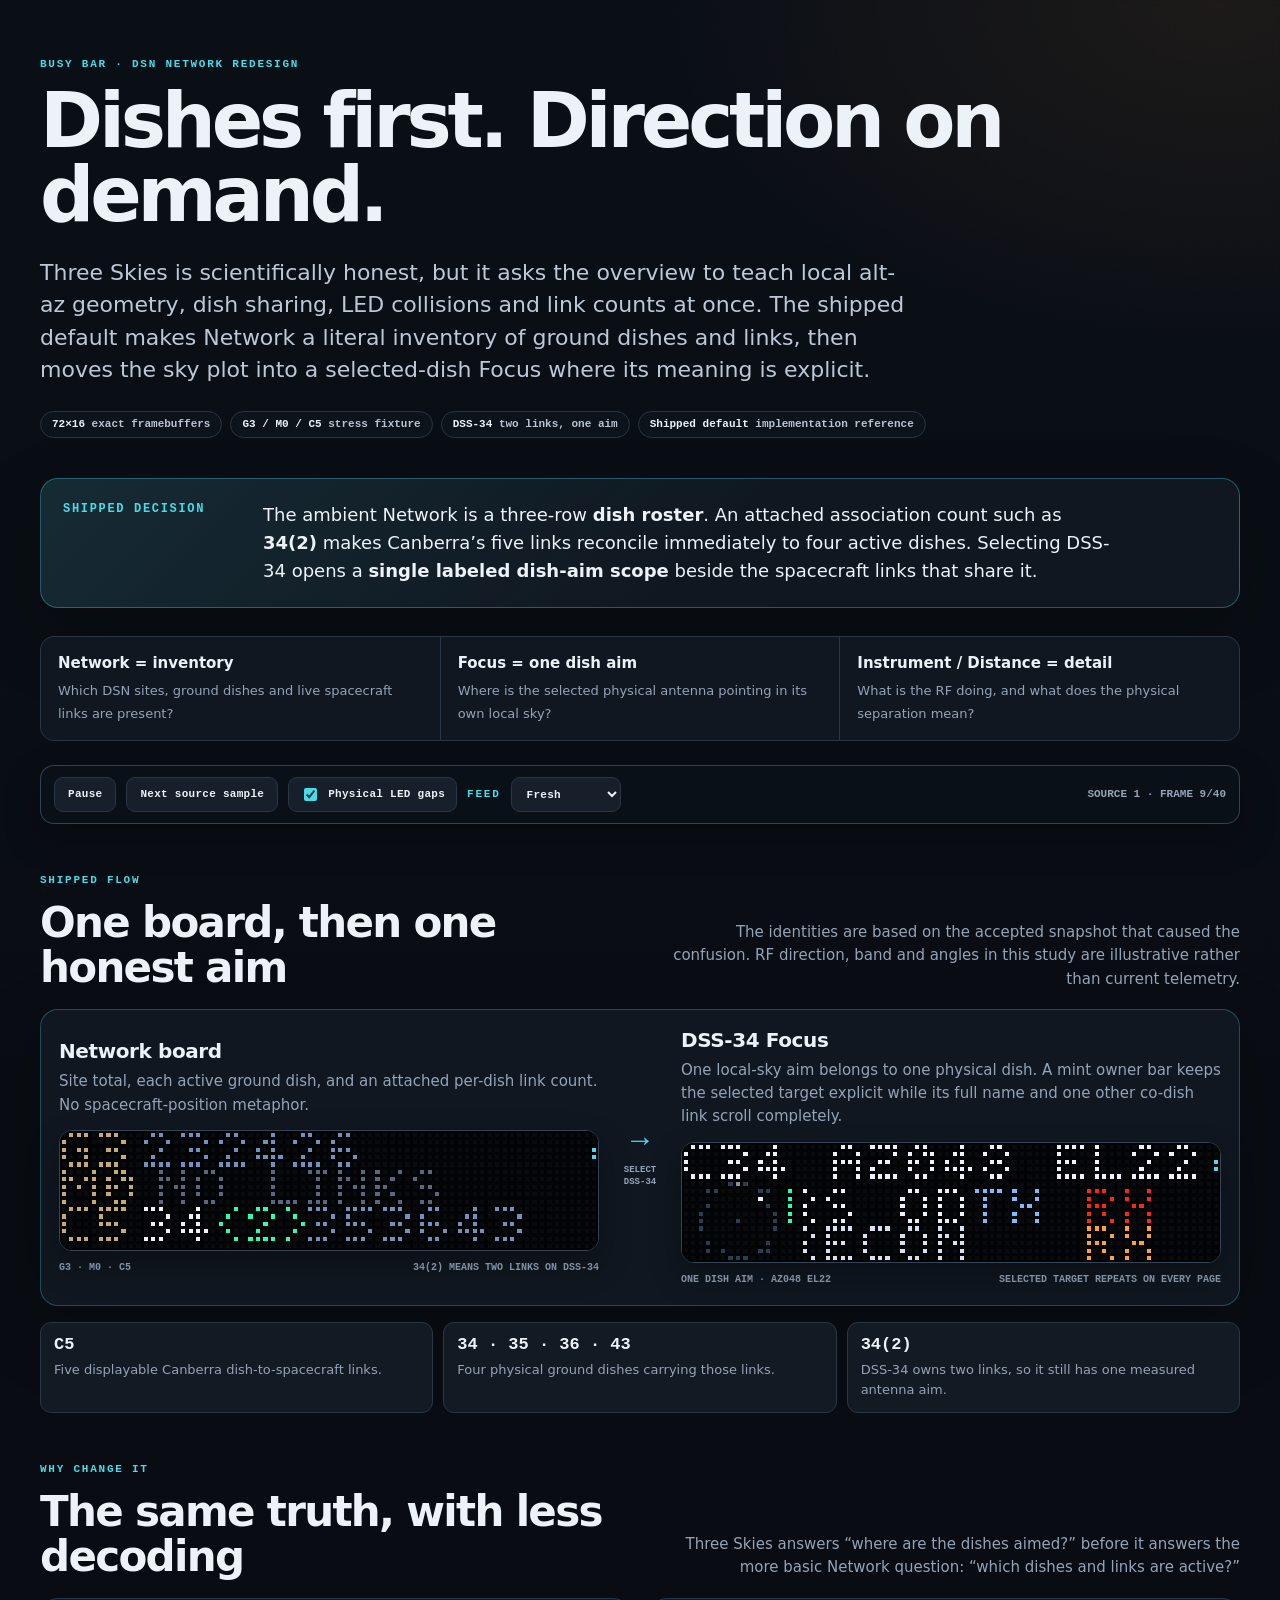
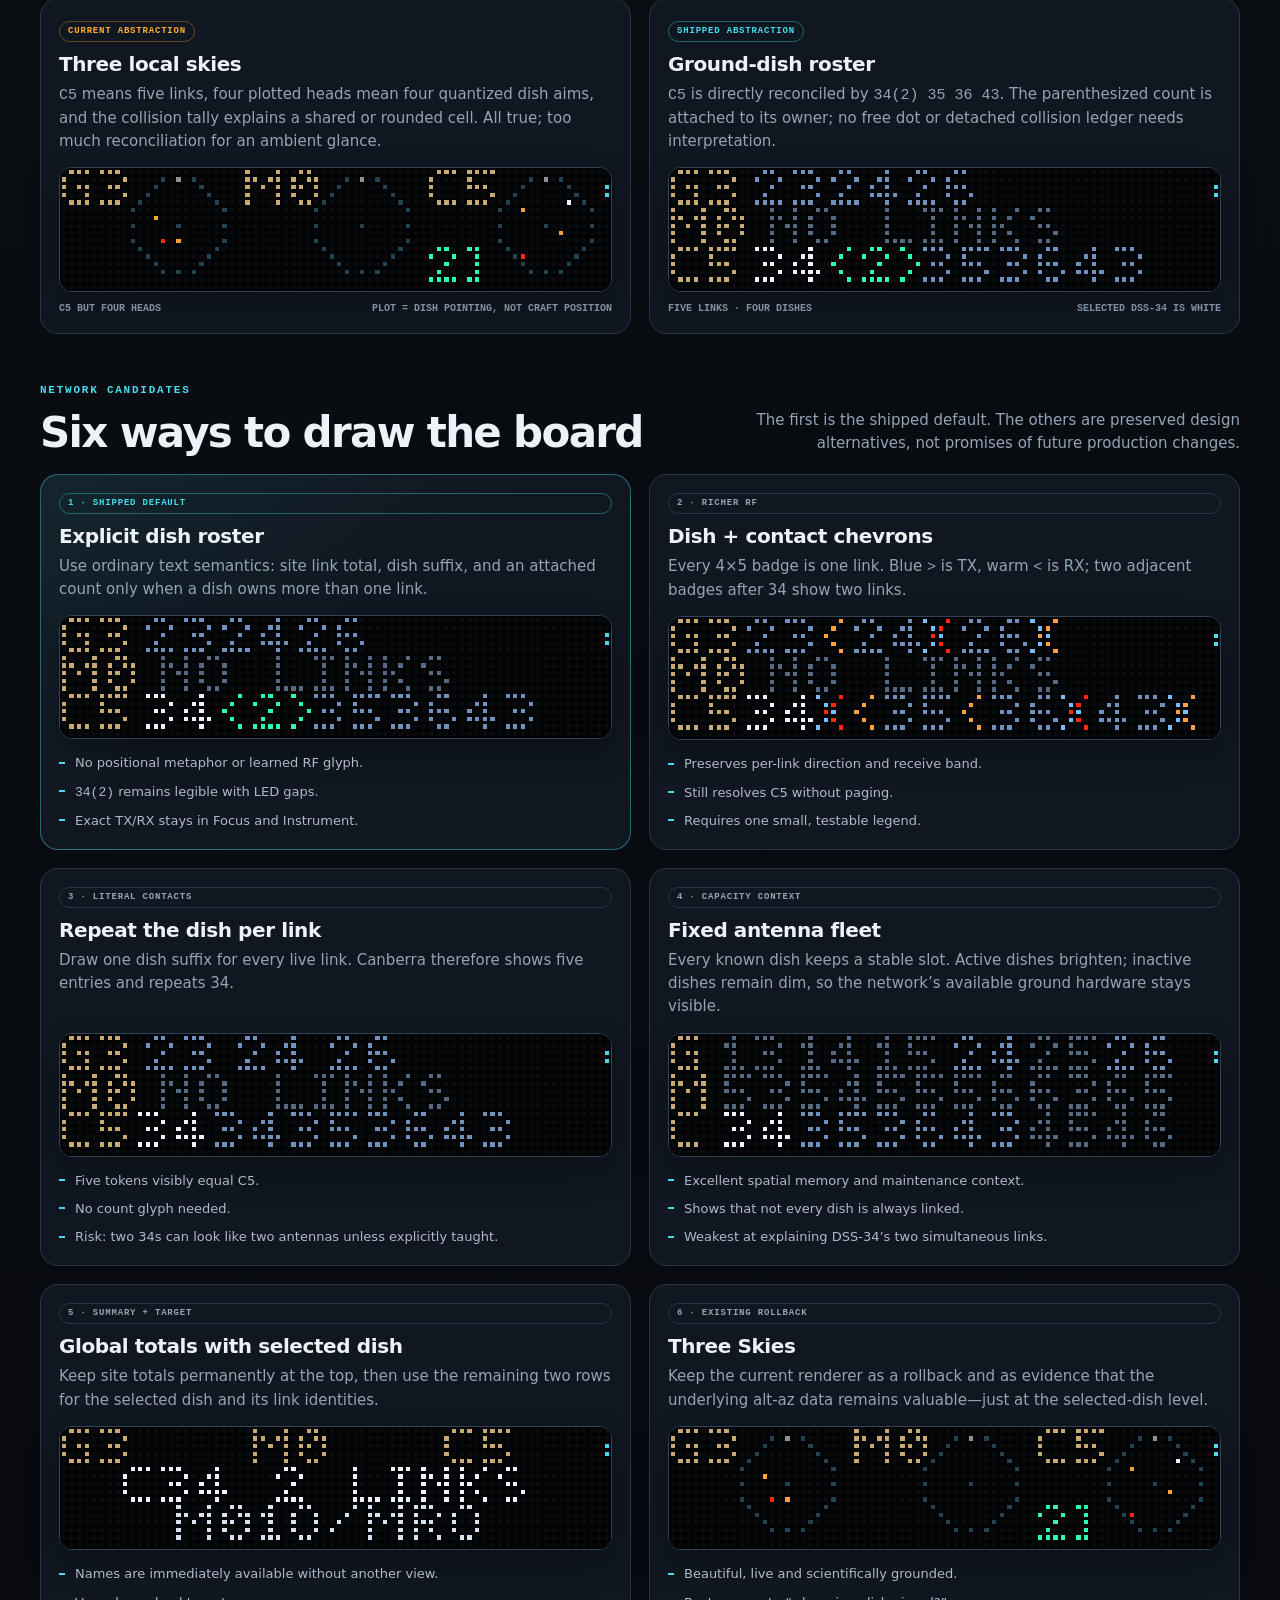
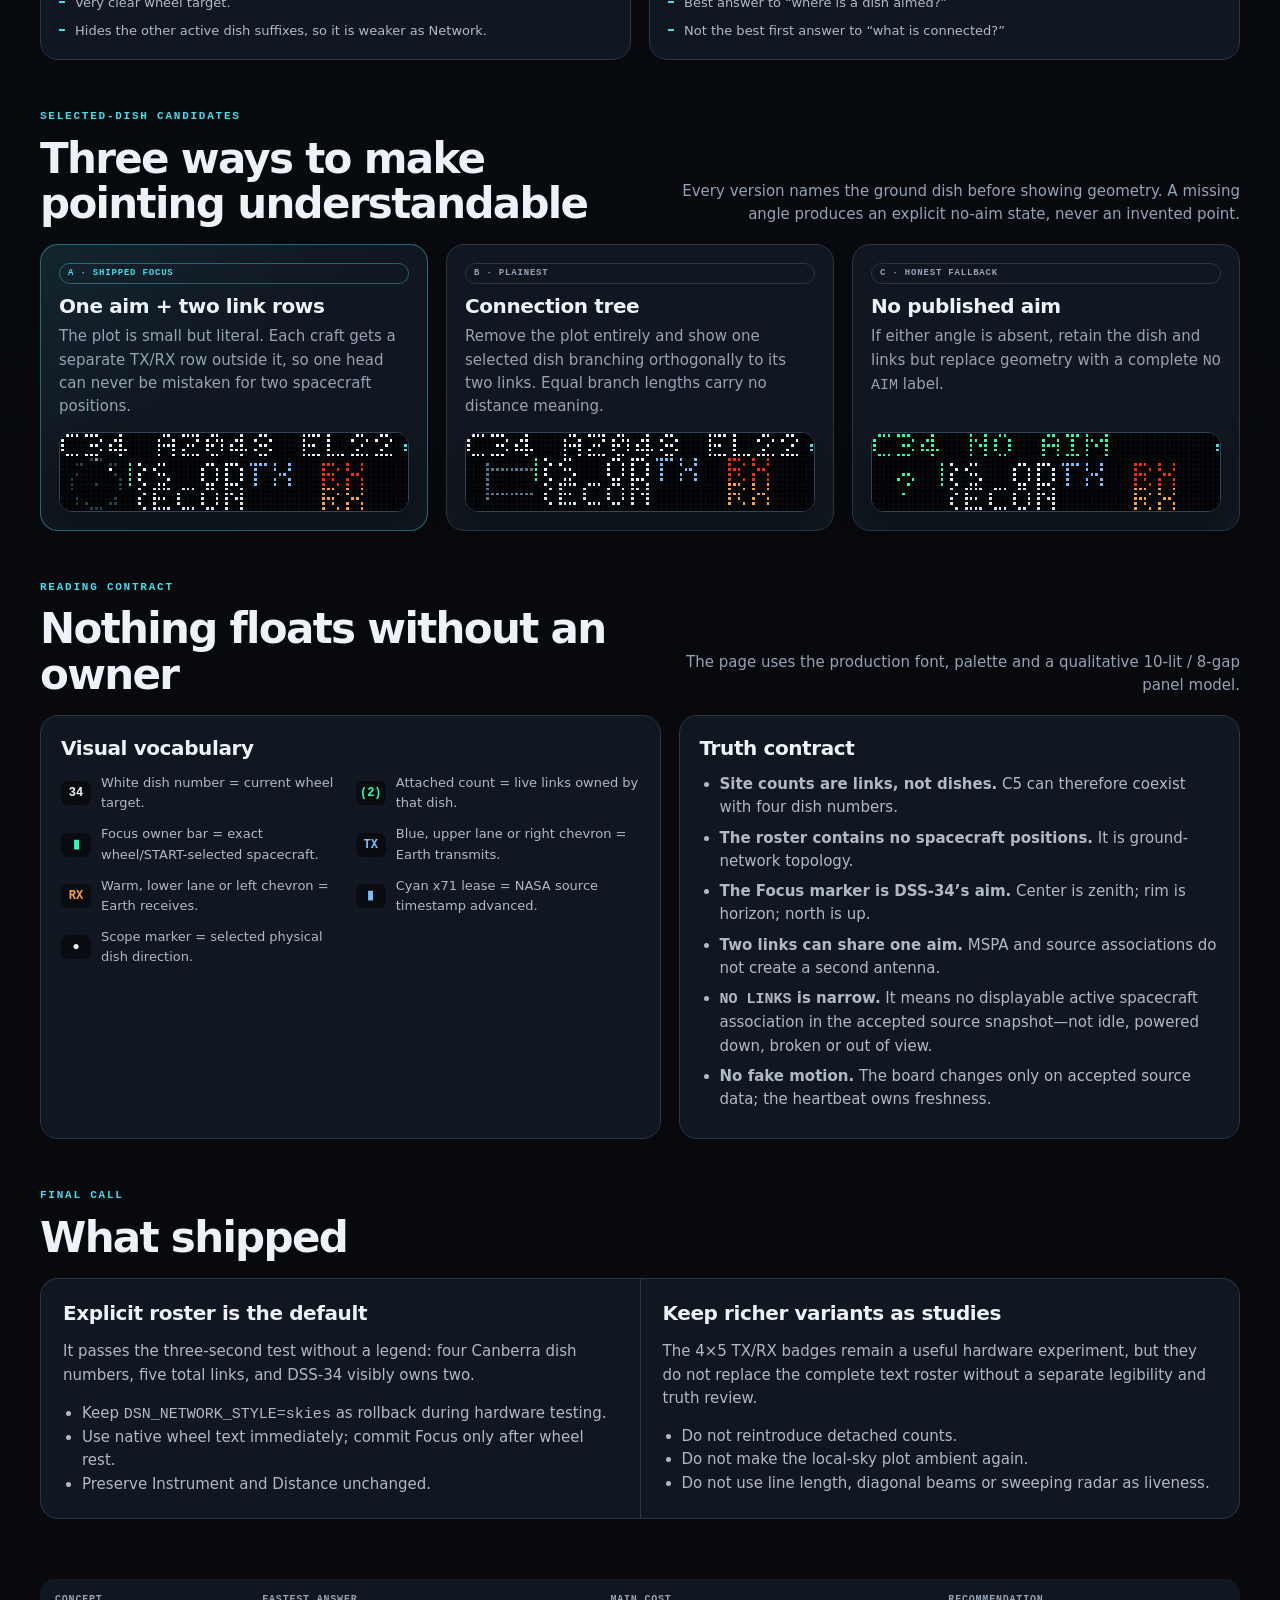
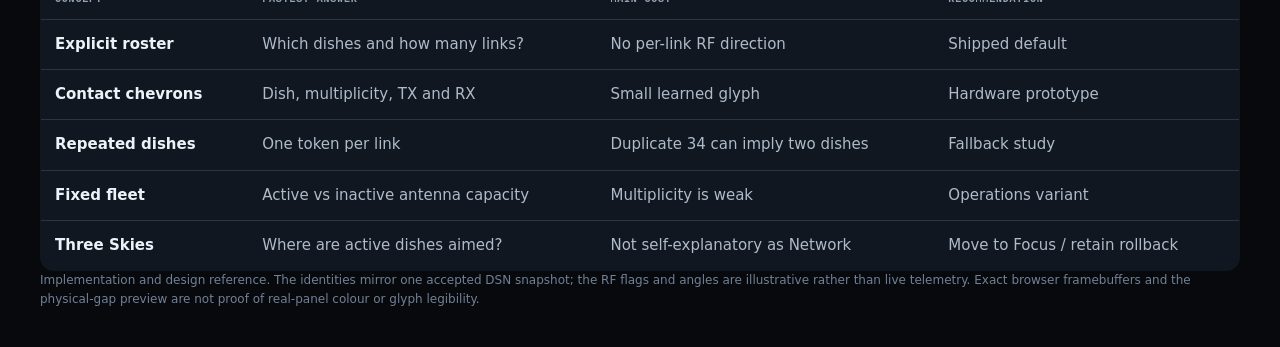
<file: docs/design/2026-08-08-dsn-dish-board-focus-options.html>
<!doctype html>
<html lang="en">
<head>
  <meta charset="utf-8">
  <meta name="viewport" content="width=device-width, initial-scale=1">
  <link rel="icon" href="data:,">
  <title>DSN Network — shipped Dish Roster + Focus reference</title>
  <style>
    :root {
      color-scheme: dark;
      --bg: #070a0f;
      --panel: #101720;
      --panel-2: #151e29;
      --edge: #293646;
      --edge-hi: #3b4c60;
      --ink: #edf2f8;
      --muted: #94a3b6;
      --quiet: #657489;
      --cyan: #46dceb;
      --blue: #78beff;
      --orange: #ffa03c;
      --mint: #28ffb4;
      --amber: #ffae32;
      --red: #f54137;
      --radius: 18px;
      --body: Inter, ui-sans-serif, system-ui, -apple-system, BlinkMacSystemFont, "Segoe UI", sans-serif;
      --mono: "SFMono-Regular", Consolas, "Liberation Mono", monospace;
    }

    * { box-sizing: border-box; }
    html { min-width: 320px; background: var(--bg); }
    body {
      margin: 0;
      color: var(--ink);
      font: 15px/1.55 var(--body);
      background:
        radial-gradient(1100px 620px at 6% -8%, rgba(70, 220, 235, 0.11), transparent 58%),
        radial-gradient(900px 580px at 95% 0%, rgba(255, 160, 60, 0.08), transparent 62%),
        linear-gradient(180deg, #0a0f16, #07090d 72%);
    }

    a { color: var(--cyan); }
    button, select, input { font: inherit; }
    .wrap { width: min(1200px, calc(100% - 32px)); margin: 0 auto; }

    header { padding: 58px 0 28px; }
    .eyebrow, .kicker {
      margin: 0 0 12px;
      color: var(--cyan);
      font: 750 11px/1.25 var(--mono);
      letter-spacing: 0.16em;
      text-transform: uppercase;
    }
    h1 {
      max-width: 980px;
      margin: 0;
      font-size: clamp(40px, 7vw, 76px);
      line-height: 0.98;
      letter-spacing: -0.055em;
      font-weight: 700;
    }
    .lede {
      max-width: 880px;
      margin: 24px 0 0;
      color: #bdc8d6;
      font-size: clamp(17px, 2.2vw, 22px);
      line-height: 1.48;
    }
    .chips { display: flex; flex-wrap: wrap; gap: 8px; margin-top: 24px; }
    .chip {
      border: 1px solid var(--edge);
      border-radius: 999px;
      padding: 7px 11px;
      color: #b8c4d2;
      background: rgba(14, 20, 28, 0.8);
      font: 700 11px/1 var(--mono);
    }
    .chip strong { color: var(--ink); }

    .verdict {
      display: grid;
      grid-template-columns: 180px minmax(0, 1fr);
      gap: 20px;
      margin: 12px 0 28px;
      padding: 22px;
      border: 1px solid rgba(70, 220, 235, 0.34);
      border-radius: var(--radius);
      background:
        linear-gradient(135deg, rgba(70, 220, 235, 0.10), transparent 56%),
        var(--panel);
      box-shadow: 0 28px 72px rgba(0, 0, 0, 0.22);
    }
    .verdict-label {
      color: var(--cyan);
      font: 750 12px/1.35 var(--mono);
      letter-spacing: 0.14em;
      text-transform: uppercase;
    }
    .verdict p { max-width: 850px; margin: 0; font-size: 18px; line-height: 1.55; }

    .truth-banner {
      display: grid;
      grid-template-columns: repeat(3, 1fr);
      gap: 1px;
      overflow: hidden;
      margin-bottom: 24px;
      border: 1px solid var(--edge);
      border-radius: 14px;
      background: var(--edge);
    }
    .truth-banner > div { padding: 15px 17px; background: #101721; }
    .truth-banner strong { display: block; color: var(--ink); margin-bottom: 4px; }
    .truth-banner span { color: var(--muted); font-size: 13px; }

    .controls {
      position: sticky;
      top: 10px;
      z-index: 10;
      display: flex;
      align-items: center;
      flex-wrap: wrap;
      gap: 10px;
      margin: 0 0 28px;
      padding: 11px 13px;
      border: 1px solid rgba(57, 72, 90, 0.88);
      border-radius: 14px;
      background: rgba(12, 17, 24, 0.9);
      box-shadow: 0 14px 36px rgba(0, 0, 0, 0.3);
      backdrop-filter: blur(14px);
    }
    button, select, .toggle {
      min-height: 35px;
      border: 1px solid var(--edge);
      border-radius: 9px;
      color: var(--ink);
      background: #171f2a;
      font: 700 11px/1 var(--mono);
      letter-spacing: 0.025em;
    }
    button { cursor: pointer; padding: 0 13px; }
    button:hover, select:hover, .toggle:hover { border-color: var(--cyan); }
    select { padding: 0 28px 0 11px; }
    .toggle { display: inline-flex; align-items: center; gap: 8px; padding: 0 11px; cursor: pointer; }
    .toggle input { accent-color: var(--cyan); }
    .clock { margin-left: auto; color: var(--muted); font: 700 11px/1 var(--mono); white-space: nowrap; }

    .section-head {
      display: flex;
      align-items: end;
      justify-content: space-between;
      gap: 22px;
      margin: 50px 0 18px;
    }
    h2 { margin: 0; font-size: clamp(27px, 4vw, 42px); line-height: 1.08; letter-spacing: -0.04em; }
    h3 { margin: 0; font-size: 20px; line-height: 1.2; letter-spacing: -0.02em; }
    .section-note { max-width: 570px; margin: 0; color: var(--muted); text-align: right; }

    .hero-flow {
      display: grid;
      grid-template-columns: minmax(0, 1fr) 54px minmax(0, 1fr);
      align-items: center;
      gap: 14px;
      padding: 18px;
      border: 1px solid rgba(70, 220, 235, 0.28);
      border-radius: var(--radius);
      background: var(--panel);
      box-shadow: 0 25px 72px rgba(0, 0, 0, 0.22);
    }
    .flow-card { min-width: 0; }
    .flow-card h3 { margin-bottom: 7px; }
    .flow-card > p { min-height: 46px; margin: 0 0 13px; color: var(--muted); }
    .flow-arrow { color: var(--cyan); text-align: center; font: 800 30px/1 var(--mono); }
    .flow-arrow small { display: block; margin-top: 8px; color: var(--muted); font: 700 9px/1.35 var(--mono); text-transform: uppercase; }

    .screen-shell {
      overflow: hidden;
      border: 1px solid #344457;
      border-radius: 13px;
      background: #05070a;
      box-shadow: inset 0 0 0 1px #070a0e, 0 14px 32px rgba(0, 0, 0, 0.3);
    }
    canvas {
      display: block;
      width: 100%;
      height: auto;
      image-rendering: pixelated;
      background: #000;
    }
    .screen-meta {
      display: flex;
      justify-content: space-between;
      gap: 14px;
      margin-top: 10px;
      color: #8190a3;
      font: 700 10px/1.35 var(--mono);
      text-transform: uppercase;
    }
    .equation {
      display: grid;
      grid-template-columns: repeat(3, 1fr);
      gap: 10px;
      margin-top: 16px;
    }
    .equation div {
      padding: 12px 13px;
      border: 1px solid var(--edge);
      border-radius: 11px;
      background: #121a24;
      color: var(--muted);
      font-size: 13px;
    }
    .equation strong { display: block; color: var(--ink); font: 800 17px/1.2 var(--mono); margin-bottom: 5px; }

    .current-vs-plan {
      display: grid;
      grid-template-columns: repeat(2, minmax(0, 1fr));
      gap: 18px;
    }
    .comparison-card, .option-card, .legend-card, .decision-card {
      min-width: 0;
      border: 1px solid var(--edge);
      border-radius: var(--radius);
      background: var(--panel);
    }
    .comparison-card { padding: 18px; }
    .comparison-card .label, .option-card .label {
      display: inline-flex;
      margin-bottom: 10px;
      border: 1px solid var(--edge);
      border-radius: 999px;
      padding: 5px 8px;
      color: var(--muted);
      font: 750 9px/1 var(--mono);
      letter-spacing: 0.09em;
      text-transform: uppercase;
    }
    .comparison-card .label.warn { color: var(--amber); border-color: rgba(255,174,50,.35); }
    .comparison-card .label.good, .option-card.recommended .label { color: var(--cyan); border-color: rgba(70,220,235,.38); }
    .comparison-card h3 { margin-bottom: 7px; }
    .comparison-card > p { min-height: 70px; margin: 0 0 14px; color: var(--muted); }

    .options-grid {
      display: grid;
      grid-template-columns: repeat(2, minmax(0, 1fr));
      gap: 18px;
    }
    .option-card { display: flex; flex-direction: column; padding: 18px; }
    .option-card.recommended {
      border-color: rgba(70, 220, 235, 0.42);
      background: linear-gradient(145deg, rgba(70,220,235,.07), transparent 45%), var(--panel);
    }
    .option-card h3 { margin-bottom: 7px; }
    .option-card > p { margin: 0 0 14px; color: var(--muted); }
    .option-card .screen-shell { margin-top: auto; }
    .facts { display: grid; gap: 8px; margin: 14px 0 0; padding: 0; list-style: none; }
    .facts li { position: relative; padding-left: 16px; color: #aebac8; font-size: 13px; }
    .facts li::before { content: ""; position: absolute; left: 0; top: .63em; width: 6px; height: 2px; background: var(--cyan); }

    .focus-variants { display: grid; grid-template-columns: repeat(3, minmax(0, 1fr)); gap: 18px; }
    .focus-variants .option-card > p { min-height: 82px; }

    .legend-grid { display: grid; grid-template-columns: 1.05fr .95fr; gap: 18px; }
    .legend-card { padding: 20px; }
    .legend-card h3 { margin-bottom: 13px; }
    .legend-list { display: grid; grid-template-columns: repeat(2, minmax(0,1fr)); gap: 11px; }
    .legend-item { display: grid; grid-template-columns: 30px 1fr; align-items: center; gap: 10px; color: #aeb9c7; font-size: 13px; }
    .swatch { display: grid; place-items: center; min-height: 24px; border-radius: 7px; background: #080c11; font: 800 12px/1 var(--mono); }
    .swatch.cyan { color: var(--blue); }
    .swatch.warm { color: var(--orange); }
    .swatch.mint { color: var(--mint); }
    .swatch.white { color: #eef2fa; }
    .truth-list { margin: 0; padding-left: 20px; color: #aeb9c7; }
    .truth-list li { margin: 7px 0; }

    .decision-card {
      display: grid;
      grid-template-columns: 1fr 1fr;
      gap: 1px;
      overflow: hidden;
      margin-bottom: 60px;
      background: var(--edge);
    }
    .decision-card > div { padding: 22px; background: var(--panel); }
    .decision-card h3 { margin-bottom: 10px; }
    .decision-card p, .decision-card li { color: #aeb9c7; }
    .decision-card ul { margin-bottom: 0; padding-left: 19px; }

    table { width: 100%; border-collapse: collapse; overflow: hidden; border: 1px solid var(--edge); border-radius: 14px; background: var(--panel); }
    th, td { padding: 13px 14px; border-bottom: 1px solid var(--edge); text-align: left; vertical-align: top; }
    th { color: var(--muted); font: 750 10px/1.3 var(--mono); text-transform: uppercase; letter-spacing: .08em; }
    td { color: #afbbc9; }
    td strong { color: var(--ink); }
    tr:last-child td { border-bottom: 0; }

    footer { padding: 0 0 42px; color: #718197; font-size: 12px; }

    @media (max-width: 900px) {
      .hero-flow { grid-template-columns: 1fr; }
      .flow-arrow { transform: rotate(90deg); padding: 2px 0; }
      .flow-arrow small { display: none; }
      .current-vs-plan, .options-grid, .legend-grid, .decision-card { grid-template-columns: 1fr; }
      .focus-variants { grid-template-columns: 1fr; }
      .truth-banner { grid-template-columns: 1fr; }
      .section-head { align-items: start; flex-direction: column; }
      .section-note { text-align: left; }
    }
    @media (max-width: 620px) {
      .wrap { width: min(100% - 20px, 1200px); }
      header { padding-top: 38px; }
      .verdict { grid-template-columns: 1fr; }
      .equation { grid-template-columns: 1fr; }
      .legend-list { grid-template-columns: 1fr; }
      .clock { width: 100%; margin-left: 0; }
      table { display: block; overflow-x: auto; }
    }
  </style>
</head>
<body>
  <header class="wrap">
    <p class="eyebrow">BUSY Bar · DSN Network redesign</p>
    <h1>Dishes first. Direction on demand.</h1>
    <p class="lede">Three Skies is scientifically honest, but it asks the overview to teach local alt-az geometry, dish sharing, LED collisions and link counts at once. The shipped default makes Network a literal inventory of ground dishes and links, then moves the sky plot into a selected-dish Focus where its meaning is explicit.</p>
    <div class="chips">
      <span class="chip"><strong>72×16</strong> exact framebuffers</span>
      <span class="chip"><strong>G3 / M0 / C5</strong> stress fixture</span>
      <span class="chip"><strong>DSS-34</strong> two links, one aim</span>
      <span class="chip"><strong>Shipped default</strong> implementation reference</span>
    </div>
  </header>

  <main class="wrap">
    <section class="verdict">
      <div class="verdict-label">Shipped decision</div>
      <p>The ambient Network is a three-row <strong>dish roster</strong>. An attached association count such as <strong>34(2)</strong> makes Canberra’s five links reconcile immediately to four active dishes. Selecting DSS-34 opens a <strong>single labeled dish-aim scope</strong> beside the spacecraft links that share it.</p>
    </section>

    <section class="truth-banner" aria-label="Information hierarchy">
      <div><strong>Network = inventory</strong><span>Which DSN sites, ground dishes and live spacecraft links are present?</span></div>
      <div><strong>Focus = one dish aim</strong><span>Where is the selected physical antenna pointing in its own local sky?</span></div>
      <div><strong>Instrument / Distance = detail</strong><span>What is the RF doing, and what does the physical separation mean?</span></div>
    </section>

    <div class="controls" aria-label="Preview controls">
      <button id="play" type="button">Pause</button>
      <button id="source" type="button">Next source sample</button>
      <label class="toggle"><input id="gaps" type="checkbox" checked> Physical LED gaps</label>
      <label for="freshness" class="kicker" style="margin:0">Feed</label>
      <select id="freshness">
        <option value="fresh">Fresh</option>
        <option value="delayed">Delayed</option>
        <option value="stale">Stale</option>
      </select>
      <span id="clock" class="clock">SOURCE 1 · FRAME 1/40</span>
    </div>

    <section aria-labelledby="flow-title">
      <div class="section-head">
        <div><p class="kicker">Shipped flow</p><h2 id="flow-title">One board, then one honest aim</h2></div>
        <p class="section-note">The identities are based on the accepted snapshot that caused the confusion. RF direction, band and angles in this study are illustrative rather than current telemetry.</p>
      </div>
      <div class="hero-flow">
        <article class="flow-card">
          <h3>Network board</h3>
          <p>Site total, each active ground dish, and an attached per-dish link count. No spacecraft-position metaphor.</p>
          <div class="screen-shell"><canvas id="hero-network" width="1296" height="288" aria-label="Shipped DSN dish roster"></canvas></div>
          <div class="screen-meta"><span>G3 · M0 · C5</span><span>34(2) means two links on DSS-34</span></div>
        </article>
        <div class="flow-arrow" aria-hidden="true">→<small>select DSS-34</small></div>
        <article class="flow-card">
          <h3>DSS-34 Focus</h3>
          <p>One local-sky aim belongs to one physical dish. A mint owner bar keeps the selected target explicit while its full name and one other co-dish link scroll completely.</p>
          <div class="screen-shell"><canvas id="hero-focus" width="1296" height="288" aria-label="Selected DSS-34 dish aim and links"></canvas></div>
          <div class="screen-meta"><span>one dish aim · AZ048 EL22</span><span>selected target repeats on every page</span></div>
        </article>
      </div>
      <div class="equation" aria-label="Canberra link accounting">
        <div><strong>C5</strong>Five displayable Canberra dish-to-spacecraft links.</div>
        <div><strong>34 · 35 · 36 · 43</strong>Four physical ground dishes carrying those links.</div>
        <div><strong>34(2)</strong>DSS-34 owns two links, so it still has one measured antenna aim.</div>
      </div>
    </section>

    <section aria-labelledby="contrast-title">
      <div class="section-head">
        <div><p class="kicker">Why change it</p><h2 id="contrast-title">The same truth, with less decoding</h2></div>
        <p class="section-note">Three Skies answers “where are the dishes aimed?” before it answers the more basic Network question: “which dishes and links are active?”</p>
      </div>
      <div class="current-vs-plan">
        <article class="comparison-card">
          <span class="label warn">Current abstraction</span>
          <h3>Three local skies</h3>
          <p><code>C5</code> means five links, four plotted heads mean four quantized dish aims, and the collision tally explains a shared or rounded cell. All true; too much reconciliation for an ambient glance.</p>
          <div class="screen-shell"><canvas id="current-skies" width="1296" height="288" aria-label="Current Three Skies concept with five Canberra links and four dish aims"></canvas></div>
          <div class="screen-meta"><span>C5 but four heads</span><span>plot = dish pointing, not craft position</span></div>
        </article>
        <article class="comparison-card">
          <span class="label good">Shipped abstraction</span>
          <h3>Ground-dish roster</h3>
          <p><code>C5</code> is directly reconciled by <code>34(2) 35 36 43</code>. The parenthesized count is attached to its owner; no free dot or detached collision ledger needs interpretation.</p>
          <div class="screen-shell"><canvas id="proposed-roster" width="1296" height="288" aria-label="Shipped explicit dish and link roster"></canvas></div>
          <div class="screen-meta"><span>five links · four dishes</span><span>selected DSS-34 is white</span></div>
        </article>
      </div>
    </section>

    <section aria-labelledby="options-title">
      <div class="section-head">
        <div><p class="kicker">Network candidates</p><h2 id="options-title">Six ways to draw the board</h2></div>
        <p class="section-note">The first is the shipped default. The others are preserved design alternatives, not promises of future production changes.</p>
      </div>
      <div class="options-grid">
        <article class="option-card recommended">
          <span class="label">1 · Shipped default</span>
          <h3>Explicit dish roster</h3>
          <p>Use ordinary text semantics: site link total, dish suffix, and an attached count only when a dish owns more than one link.</p>
          <div class="screen-shell"><canvas id="option-explicit" width="1296" height="288" aria-label="Explicit parenthesized dish link count"></canvas></div>
          <ul class="facts"><li>No positional metaphor or learned RF glyph.</li><li><code>34(2)</code> remains legible with LED gaps.</li><li>Exact TX/RX stays in Focus and Instrument.</li></ul>
        </article>
        <article class="option-card">
          <span class="label">2 · Richer RF</span>
          <h3>Dish + contact chevrons</h3>
          <p>Every 4×5 badge is one link. Blue <code>&gt;</code> is TX, warm <code>&lt;</code> is RX; two adjacent badges after 34 show two links.</p>
          <div class="screen-shell"><canvas id="option-chevrons" width="1296" height="288" aria-label="Dish roster with one TX RX chevron badge per link"></canvas></div>
          <ul class="facts"><li>Preserves per-link direction and receive band.</li><li>Still resolves C5 without paging.</li><li>Requires one small, testable legend.</li></ul>
        </article>
        <article class="option-card">
          <span class="label">3 · Literal contacts</span>
          <h3>Repeat the dish per link</h3>
          <p>Draw one dish suffix for every live link. Canberra therefore shows five entries and repeats 34.</p>
          <div class="screen-shell"><canvas id="option-repeat" width="1296" height="288" aria-label="One repeated dish suffix for each active link"></canvas></div>
          <ul class="facts"><li>Five tokens visibly equal C5.</li><li>No count glyph needed.</li><li>Risk: two 34s can look like two antennas unless explicitly taught.</li></ul>
        </article>
        <article class="option-card">
          <span class="label">4 · Capacity context</span>
          <h3>Fixed antenna fleet</h3>
          <p>Every known dish keeps a stable slot. Active dishes brighten; inactive dishes remain dim, so the network’s available ground hardware stays visible.</p>
          <div class="screen-shell"><canvas id="option-fleet" width="1296" height="288" aria-label="Fixed DSN antenna fleet with active dishes highlighted"></canvas></div>
          <ul class="facts"><li>Excellent spatial memory and maintenance context.</li><li>Shows that not every dish is always linked.</li><li>Weakest at explaining DSS-34’s two simultaneous links.</li></ul>
        </article>
        <article class="option-card">
          <span class="label">5 · Summary + target</span>
          <h3>Global totals with selected dish</h3>
          <p>Keep site totals permanently at the top, then use the remaining two rows for the selected dish and its link identities.</p>
          <div class="screen-shell"><canvas id="option-summary" width="1296" height="288" aria-label="Network totals and selected dish details"></canvas></div>
          <ul class="facts"><li>Names are immediately available without another view.</li><li>Very clear wheel target.</li><li>Hides the other active dish suffixes, so it is weaker as Network.</li></ul>
        </article>
        <article class="option-card">
          <span class="label">6 · Existing rollback</span>
          <h3>Three Skies</h3>
          <p>Keep the current renderer as a rollback and as evidence that the underlying alt-az data remains valuable—just at the selected-dish level.</p>
          <div class="screen-shell"><canvas id="option-skies" width="1296" height="288" aria-label="Existing Three Skies layout retained as rollback"></canvas></div>
          <ul class="facts"><li>Beautiful, live and scientifically grounded.</li><li>Best answer to “where is a dish aimed?”</li><li>Not the best first answer to “what is connected?”</li></ul>
        </article>
      </div>
    </section>

    <section aria-labelledby="focus-title">
      <div class="section-head">
        <div><p class="kicker">Selected-dish candidates</p><h2 id="focus-title">Three ways to make pointing understandable</h2></div>
        <p class="section-note">Every version names the ground dish before showing geometry. A missing angle produces an explicit no-aim state, never an invented point.</p>
      </div>
      <div class="focus-variants">
        <article class="option-card recommended">
          <span class="label">A · Shipped Focus</span>
          <h3>One aim + two link rows</h3>
          <p>The plot is small but literal. Each craft gets a separate TX/RX row outside it, so one head can never be mistaken for two spacecraft positions.</p>
          <div class="screen-shell"><canvas id="focus-scope" width="1296" height="288" aria-label="One DSS-34 aim with two named links"></canvas></div>
        </article>
        <article class="option-card">
          <span class="label">B · Plainest</span>
          <h3>Connection tree</h3>
          <p>Remove the plot entirely and show one selected dish branching orthogonally to its two links. Equal branch lengths carry no distance meaning.</p>
          <div class="screen-shell"><canvas id="focus-tree" width="1296" height="288" aria-label="DSS-34 orthogonal connection tree to two spacecraft links"></canvas></div>
        </article>
        <article class="option-card">
          <span class="label">C · Honest fallback</span>
          <h3>No published aim</h3>
          <p>If either angle is absent, retain the dish and links but replace geometry with a complete <code>NO AIM</code> label.</p>
          <div class="screen-shell"><canvas id="focus-missing" width="1296" height="288" aria-label="Selected dish with no published pointing"></canvas></div>
        </article>
      </div>
    </section>

    <section aria-labelledby="legend-title">
      <div class="section-head">
        <div><p class="kicker">Reading contract</p><h2 id="legend-title">Nothing floats without an owner</h2></div>
        <p class="section-note">The page uses the production font, palette and a qualitative 10-lit / 8-gap panel model.</p>
      </div>
      <div class="legend-grid">
        <article class="legend-card">
          <h3>Visual vocabulary</h3>
          <div class="legend-list">
            <div class="legend-item"><span class="swatch white">34</span><span>White dish number = current wheel target.</span></div>
            <div class="legend-item"><span class="swatch mint">(2)</span><span>Attached count = live links owned by that dish.</span></div>
            <div class="legend-item"><span class="swatch mint">▮</span><span>Focus owner bar = exact wheel/START-selected spacecraft.</span></div>
            <div class="legend-item"><span class="swatch cyan">TX</span><span>Blue, upper lane or right chevron = Earth transmits.</span></div>
            <div class="legend-item"><span class="swatch warm">RX</span><span>Warm, lower lane or left chevron = Earth receives.</span></div>
            <div class="legend-item"><span class="swatch cyan">▮</span><span>Cyan x71 lease = NASA source timestamp advanced.</span></div>
            <div class="legend-item"><span class="swatch white">●</span><span>Scope marker = selected physical dish direction.</span></div>
          </div>
        </article>
        <article class="legend-card">
          <h3>Truth contract</h3>
          <ul class="truth-list">
            <li><strong>Site counts are links, not dishes.</strong> C5 can therefore coexist with four dish numbers.</li>
            <li><strong>The roster contains no spacecraft positions.</strong> It is ground-network topology.</li>
            <li><strong>The Focus marker is DSS-34’s aim.</strong> Center is zenith; rim is horizon; north is up.</li>
            <li><strong>Two links can share one aim.</strong> MSPA and source associations do not create a second antenna.</li>
            <li><strong><code>NO LINKS</code> is narrow.</strong> It means no displayable active spacecraft association in the accepted source snapshot—not idle, powered down, broken or out of view.</li>
            <li><strong>No fake motion.</strong> The board changes only on accepted source data; the heartbeat owns freshness.</li>
          </ul>
        </article>
      </div>
    </section>

    <section aria-labelledby="decision-title">
      <div class="section-head">
        <div><p class="kicker">Final call</p><h2 id="decision-title">What shipped</h2></div>
      </div>
      <div class="decision-card">
        <div>
          <h3>Explicit roster is the default</h3>
          <p>It passes the three-second test without a legend: four Canberra dish numbers, five total links, and DSS-34 visibly owns two.</p>
          <ul><li>Keep <code>DSN_NETWORK_STYLE=skies</code> as rollback during hardware testing.</li><li>Use native wheel text immediately; commit Focus only after wheel rest.</li><li>Preserve Instrument and Distance unchanged.</li></ul>
        </div>
        <div>
          <h3>Keep richer variants as studies</h3>
          <p>The 4×5 TX/RX badges remain a useful hardware experiment, but they do not replace the complete text roster without a separate legibility and truth review.</p>
          <ul><li>Do not reintroduce detached counts.</li><li>Do not make the local-sky plot ambient again.</li><li>Do not use line length, diagonal beams or sweeping radar as liveness.</li></ul>
        </div>
      </div>

      <table aria-label="Concept comparison">
        <thead><tr><th>Concept</th><th>Fastest answer</th><th>Main cost</th><th>Recommendation</th></tr></thead>
        <tbody>
          <tr><td><strong>Explicit roster</strong></td><td>Which dishes and how many links?</td><td>No per-link RF direction</td><td>Shipped default</td></tr>
          <tr><td><strong>Contact chevrons</strong></td><td>Dish, multiplicity, TX and RX</td><td>Small learned glyph</td><td>Hardware prototype</td></tr>
          <tr><td><strong>Repeated dishes</strong></td><td>One token per link</td><td>Duplicate 34 can imply two dishes</td><td>Fallback study</td></tr>
          <tr><td><strong>Fixed fleet</strong></td><td>Active vs inactive antenna capacity</td><td>Multiplicity is weak</td><td>Operations variant</td></tr>
          <tr><td><strong>Three Skies</strong></td><td>Where are active dishes aimed?</td><td>Not self-explanatory as Network</td><td>Move to Focus / retain rollback</td></tr>
        </tbody>
      </table>
    </section>
  </main>

  <footer class="wrap">Implementation and design reference. The identities mirror one accepted DSN snapshot; the RF flags and angles are illustrative rather than live telemetry. Exact browser framebuffers and the physical-gap preview are not proof of real-panel colour or glyph legibility.</footer>

  <script>
    const W=72,H=16,FPS=5,FRAMES=40,LED=10,GAP=8,PITCH=LED+GAP,PAD=GAP/2;
    const C={
      off:"#000000",name:"#d7e1f0",dish:"#6e91be",antenna:"#c8aa6e",selected:"#eef2fa",
      uplink:"#78beff",s:"#ff280a",x:"#ffa03c",k:"#b4ff50",ka:"#ffffaa",unknown:"#6428ff",
      ring:"#224252",north:"#919191",ledger:"#28ffb4",quiet:"#556982",divider:"#28374b",
      fresh:"#46dceb",delayed:"#ffae32",stale:"#f54137",tree:"#59758f"
    };
    const FONT={
      "A":["0110","1001","1111","1001","1001"],"B":["1110","1001","1110","1001","1110"],
      "C":["0111","1000","1000","1000","0111"],"D":["1110","1001","1001","1001","1110"],
      "E":["1111","1000","1110","1000","1111"],"F":["1111","1000","1110","1000","1000"],
      "G":["0111","1000","1011","1001","0111"],"H":["1001","1001","1111","1001","1001"],
      "I":["111","010","010","010","111"],"J":["0011","0001","0001","1001","0110"],
      "K":["1001","1010","1100","1010","1001"],"L":["1000","1000","1000","1000","1111"],
      "M":["10001","11011","10101","10001","10001"],"N":["1001","1101","1011","1001","1001"],
      "O":["0110","1001","1001","1001","0110"],"P":["1110","1001","1110","1000","1000"],
      "Q":["0110","1001","1001","1011","0111"],"R":["1110","1001","1110","1010","1001"],
      "S":["0110","1000","0110","0001","0110"],"T":["1111","0100","0100","0100","0100"],
      "U":["1001","1001","1001","1001","0110"],"V":["1001","1001","1001","1010","0100"],
      "W":["10001","10001","10101","11011","10001"],"X":["1001","1001","0110","1001","1001"],
      "Y":["1001","1001","0110","0100","0100"],"Z":["1111","0001","0110","1000","1111"],
      "0":["0110","1011","1101","1001","0110"],"1":["010","110","010","010","111"],
      "2":["0110","1001","0010","0100","1111"],"3":["1110","0001","0110","0001","1110"],
      "4":["0010","0110","1010","1111","0010"],"5":["1111","1000","1110","0001","1110"],
      "6":["0110","1000","1110","1001","0110"],"7":["1111","0001","0010","0100","0100"],
      "8":["0110","1001","0110","1001","0110"],"9":["0110","1001","0111","0001","0110"],
      " ":["0000","0000","0000","0000","0000"],".":["0000","0000","0000","0000","0100"],
      "-":["0000","0000","1111","0000","0000"],"?":["0110","1001","0010","0000","0100"],
      "/":["0001","0010","0100","1000","0000"],">":["1000","0100","0010","0100","1000"],
      "(":["001","010","100","010","001"],")":["100","010","001","010","100"],
      ":":["0000","0100","0000","0100","0000"]
    };
    const fixture=[
      {site:"G",dish:"23",craft:"IMAP",up:false,down:"X",az:292,el:34},
      {site:"G",dish:"24",craft:"CHDR",up:true,down:"S",az:236,el:49},
      {site:"G",dish:"26",craft:"SOHO",up:true,down:"X",az:171,el:61},
      {site:"C",dish:"34",craft:"M01O",up:true,down:"S",az:48,el:22},
      {site:"C",dish:"34",craft:"MRO",up:false,down:"X",az:48,el:22},
      {site:"C",dish:"35",craft:"SPP",up:false,down:"X",az:112,el:62},
      {site:"C",dish:"36",craft:"LRO",up:true,down:"S",az:221,el:14},
      {site:"C",dish:"43",craft:"JNO",up:true,down:"X",az:303,el:31}
    ];
    const friendlyNames={M01O:"MARS ODYSSEY",MRO:"MARS RECONNAISSANCE ORBITER"};
    const bandColor={S:C.s,X:C.x,K:C.k,KA:C.ka};

    class FB{
      constructor(){this.p=new Array(W*H).fill(C.off);}
      set(x,y,color){if(x>=0&&x<W&&y>=0&&y<H)this.p[y*W+x]=color;}
      get(x,y){return this.p[y*W+x];}
      hline(x0,x1,y,color){for(let x=Math.max(0,x0);x<=Math.min(W-1,x1);x++)this.set(x,y,color);}
      vline(x,y0,y1,color){for(let y=Math.max(0,y0);y<=Math.min(H-1,y1);y++)this.set(x,y,color);}
      text(x,y,value,color,clip=[0,W-1]){
        let cursor=x;
        String(value).toUpperCase().split("").forEach(ch=>{
          const glyph=FONT[ch]||FONT["?"];
          glyph.forEach((row,dy)=>row.split("").forEach((bit,dx)=>{const gx=cursor+dx;if(bit==="1"&&gx>=clip[0]&&gx<=clip[1])this.set(gx,y+dy,color);}));
          cursor+=glyphWidth(ch)+1;
        });
      }
    }
    function glyphWidth(ch){const glyph=FONT[String(ch).toUpperCase()]||FONT["?"];return glyph[0].length;}
    function textWidth(value){const chars=String(value).toUpperCase().split("");return chars.length?chars.reduce((n,ch)=>n+glyphWidth(ch)+1,0)-1:0;}
    function centeredText(fb,y,value,color,clip=[0,69]){const x=clip[0]+Math.floor((clip[1]-clip[0]+1-textWidth(value))/2);fb.text(x,y,value,color,clip);}
    function marqueeText(fb,y,value,color,clip,frame){
      const width=textWidth(value),box=clip[1]-clip[0]+1;
      if(width<=box){fb.text(clip[0],y,value,color,clip);return;}
      const cycle=width+8,offset=Math.floor((frame%FRAMES)/FRAMES*cycle),start=clip[0]-offset;
      fb.text(start,y,value,color,clip);
      if(offset)fb.text(start+cycle,y,value,color,clip);
    }
    function ring(fb,cx,cy,r){const step=r<5?45:15;for(let deg=0;deg<360;deg+=step){const a=deg*Math.PI/180;fb.set(Math.round(cx+Math.sin(a)*r),Math.round(cy-Math.cos(a)*r),C.ring);}fb.set(cx,cy,C.ring);fb.set(cx,cy-r,C.north);}
    function scopePoint(link,cx,cy,r){const az=((link.az%360)+360)%360*Math.PI/180,rr=(90-Math.max(0,Math.min(90,link.el)))/90*r;return[Math.round(cx+Math.sin(az)*rr),Math.round(cy-Math.cos(az)*rr)];}
    function siteLinks(site){return fixture.filter(link=>link.site===site);}
    function dishGroups(site){const groups=[];for(const link of siteLinks(site)){let group=groups.find(item=>item.dish===link.dish);if(!group){group={dish:link.dish,links:[]};groups.push(group);}group.links.push(link);}return groups;}

    function freshnessRail(fb,source,status,frame){
      if(status==="fresh"){const y=(2+source*2)%15;fb.set(71,y,C.fresh);fb.set(71,y+1,C.fresh);}
      else if(status==="delayed"){if(Math.floor(frame/5)%2===0)[0,8,15].forEach(y=>fb.set(71,y,C.delayed));}
      else [0,8,15].forEach(y=>fb.set(71,y,C.stale));
    }
    function drawDishCount(fb,x,y,dish,count,selected=false){
      fb.text(x,y,dish,selected?C.selected:C.dish,[x,x+8]);
      if(count>1)fb.text(x+10,y,"("+count+")",C.ledger,[x+10,69]);
    }
    function explicitRoster(frame,source,status){
      const fb=new FB();
      fb.text(0,0,"G3",C.antenna,[0,8]);drawDishCount(fb,11,0,"23",1);drawDishCount(fb,21,0,"24",1);drawDishCount(fb,31,0,"26",1);
      fb.text(0,5,"M0",C.antenna,[0,9]);fb.text(13,5,"NO LINKS",C.quiet,[13,50]);
      fb.text(0,10,"C5",C.antenna,[0,8]);drawDishCount(fb,11,10,"34",2,true);drawDishCount(fb,33,10,"35",1);drawDishCount(fb,43,10,"36",1);drawDishCount(fb,53,10,"43",1);
      freshnessRail(fb,source,status,frame);return fb;
    }
    const TX_PIXELS=[[0,0],[1,1],[2,2],[1,3],[0,4]],RX_PIXELS=[[3,0],[2,1],[1,2],[2,3],[3,4]];
    function drawChevron(fb,x,y,link){if(link.up)TX_PIXELS.forEach(([dx,dy])=>fb.set(x+dx,y+dy,C.uplink));if(link.down)RX_PIXELS.forEach(([dx,dy])=>fb.set(x+dx,y+dy,bandColor[link.down]||C.unknown));}
    function chevronRoster(frame,source,status){
      const fb=new FB();
      fb.text(0,0,"G3",C.antenna,[0,8]);[["23",10,19],["24",24,33],["26",38,47]].forEach(([dish,x,bx])=>{fb.text(x,0,dish,C.dish,[x,x+8]);drawChevron(fb,bx,0,siteLinks("G").find(link=>link.dish===dish));});
      fb.text(0,5,"M0",C.antenna,[0,9]);fb.text(13,5,"NO LINKS",C.quiet,[13,50]);
      fb.text(0,10,"C5",C.antenna,[0,8]);const cg=dishGroups("C"),layout=[["34",10,19],["35",28,37],["36",42,51],["43",56,65]];
      layout.forEach(([dish,x,bx])=>{const group=cg.find(g=>g.dish===dish);fb.text(x,10,dish,dish==="34"?C.selected:C.dish,[x,x+8]);group.links.forEach((link,i)=>drawChevron(fb,bx+i*4,10,link));});
      freshnessRail(fb,source,status,frame);return fb;
    }
    function repeatedRoster(frame,source,status){
      const fb=new FB();
      fb.text(0,0,"G3",C.antenna,[0,8]);["23","24","26"].forEach((dish,i)=>fb.text(11+i*12,0,dish,C.dish,[11+i*12,19+i*12]));
      fb.text(0,5,"M0",C.antenna,[0,9]);fb.text(13,5,"NO LINKS",C.quiet,[13,50]);
      fb.text(0,10,"C5",C.antenna,[0,8]);["34","34","35","36","43"].forEach((dish,i)=>fb.text(10+i*10,10,dish,i===0?C.selected:C.dish,[10+i*10,18+i*10]));
      freshnessRail(fb,source,status,frame);return fb;
    }
    function fleetFrame(frame,source,status){
      const fb=new FB(),fleets={G:["13","14","15","24","25","26"],M:["53","54","55","56","63","65"],C:["34","35","36","43","45","46"]};
      [["G",0],["M",5],["C",10]].forEach(([site,y])=>{fb.text(0,y,site,C.antenna,[0,4]);const active=new Set(dishGroups(site).map(group=>group.dish));fleets[site].forEach((dish,i)=>fb.text(7+i*10,y,dish,active.has(dish)?(dish==="34"?C.selected:C.dish):C.quiet,[7+i*10,15+i*10]));});
      freshnessRail(fb,source,status,frame);return fb;
    }
    function summaryFrame(frame,source,status){
      const fb=new FB();fb.text(0,0,"G3",C.antenna,[0,8]);fb.text(25,0,"M0",C.antenna,[25,34]);fb.text(50,0,"C5",C.antenna,[50,58]);
      centeredText(fb,5,"C34 2 LINKS",C.selected,[0,69]);centeredText(fb,10,"M01O/MRO",C.name,[0,69]);freshnessRail(fb,source,status,frame);return fb;
    }
    function currentSkies(frame,source,status){
      const fb=new FB(),sites=[{key:"G",base:0,cx:15},{key:"M",base:24,cx:39},{key:"C",base:48,cx:63}];
      sites.forEach(site=>{const links=siteLinks(site.key),groups=dishGroups(site.key);fb.text(site.base,0,site.key+links.length,C.antenna,[site.base,site.base+9]);ring(fb,site.cx,7,6);const cells=new Map();groups.forEach(group=>{const p=scopePoint(group.links[0],site.cx,7,6),key=p.join(",");if(!cells.has(key))cells.set(key,{p,count:0,groups:[]});const cell=cells.get(key);cell.count+=group.links.length;cell.groups.push(group);});cells.forEach(cell=>{const selected=cell.groups.some(group=>group.dish==="34");const link=cell.groups[0].links[0];fb.set(cell.p[0],cell.p[1],selected?C.selected:(bandColor[link.down]||C.uplink));});if(site.key==="C"){
        fb.text(48,10,"2",C.ledger,[48,51]);fb.set(53,10,C.ledger);fb.set(53,14,C.ledger);fb.vline(54,10,14,C.ledger);
      }});freshnessRail(fb,source,status,frame);return fb;
    }
    function drawFocusContact(fb,link,y,selected,frame){
      if(selected)fb.vline(14,y,y+4,C.ledger);
      marqueeText(fb,y,friendlyNames[link.craft]||link.craft,selected?C.selected:C.name,[16,37],frame);
      if(link.up)fb.text(39,y,"TX",C.uplink,[39,47]);
      if(link.down)fb.text(54,y,"RX",bandColor[link.down]||C.unknown,[54,62]);
    }
    function focusScope(frame,source,status){
      const fb=new FB();fb.text(0,0,"C34 AZ048 EL22",C.selected,[0,69]);ring(fb,7,10,5);
      const links=siteLinks("C").filter(link=>link.dish==="34"),p=scopePoint(links[0],7,10,5);fb.set(p[0],p[1],C.selected);
      drawFocusContact(fb,links[0],6,true,frame);drawFocusContact(fb,links[1],11,false,frame);
      freshnessRail(fb,source,status,frame);return fb;
    }
    function focusTree(frame,source,status){
      const fb=new FB(),links=siteLinks("C").filter(link=>link.dish==="34");fb.text(0,0,"C34 AZ048 EL22",C.selected,[0,69]);
      fb.vline(4,6,13,C.tree);fb.hline(4,13,7,C.tree);fb.hline(4,13,12,C.tree);
      drawFocusContact(fb,links[0],5,true,frame);drawFocusContact(fb,links[1],10,false,frame);freshnessRail(fb,source,status,frame);return fb;
    }
    function missingFocus(frame,source,status){
      const fb=new FB(),links=siteLinks("C").filter(link=>link.dish==="34");fb.text(0,0,"C34 NO AIM",C.ledger,[0,69]);fb.text(5,8,"?",C.ledger,[5,8]);
      drawFocusContact(fb,links[0],6,true,frame);drawFocusContact(fb,links[1],11,false,frame);freshnessRail(fb,source,status,frame);return fb;
    }

    const renderers={
      "hero-network":explicitRoster,"hero-focus":focusScope,"current-skies":currentSkies,"proposed-roster":explicitRoster,
      "option-explicit":explicitRoster,"option-chevrons":chevronRoster,"option-repeat":repeatedRoster,"option-fleet":fleetFrame,
      "option-summary":summaryFrame,"option-skies":currentSkies,"focus-scope":focusScope,"focus-tree":focusTree,"focus-missing":missingFocus
    };
    function paint(canvas,fb,gaps){const ctx=canvas.getContext("2d"),size=gaps?LED:PITCH,offset=gaps?PAD:0;ctx.fillStyle="#020304";ctx.fillRect(0,0,canvas.width,canvas.height);for(let y=0;y<H;y++)for(let x=0;x<W;x++){const color=fb.get(x,y);ctx.fillStyle=color===C.off?"#080a0e":color;ctx.fillRect(x*PITCH+offset,y*PITCH+offset,size,size);}}
    const gaps=document.getElementById("gaps"),freshness=document.getElementById("freshness"),clock=document.getElementById("clock"),play=document.getElementById("play");
    const reduceMotion=window.matchMedia("(prefers-reduced-motion: reduce)").matches;let playing=!reduceMotion,frame=0,source=0;
    function render(){const gapMode=gaps.checked,status=freshness.value;Object.entries(renderers).forEach(([id,renderer])=>paint(document.getElementById(id),renderer(frame,source,status),gapMode));clock.textContent="SOURCE "+(source+1)+" · FRAME "+(frame+1)+"/40";}
    play.textContent=playing?"Pause":"Play";
    play.addEventListener("click",()=>{playing=!playing;play.textContent=playing?"Pause":"Play";});
    document.getElementById("source").addEventListener("click",()=>{source=(source+1)%6;frame=0;render();});
    gaps.addEventListener("change",render);freshness.addEventListener("change",()=>{frame=0;render();});
    render();
    setInterval(()=>{if(!playing||document.hidden)return;frame=(frame+1)%FRAMES;if(frame===0&&freshness.value==="fresh")source=(source+1)%6;render();},1000/FPS);
  </script>
</body>
</html>
</file>
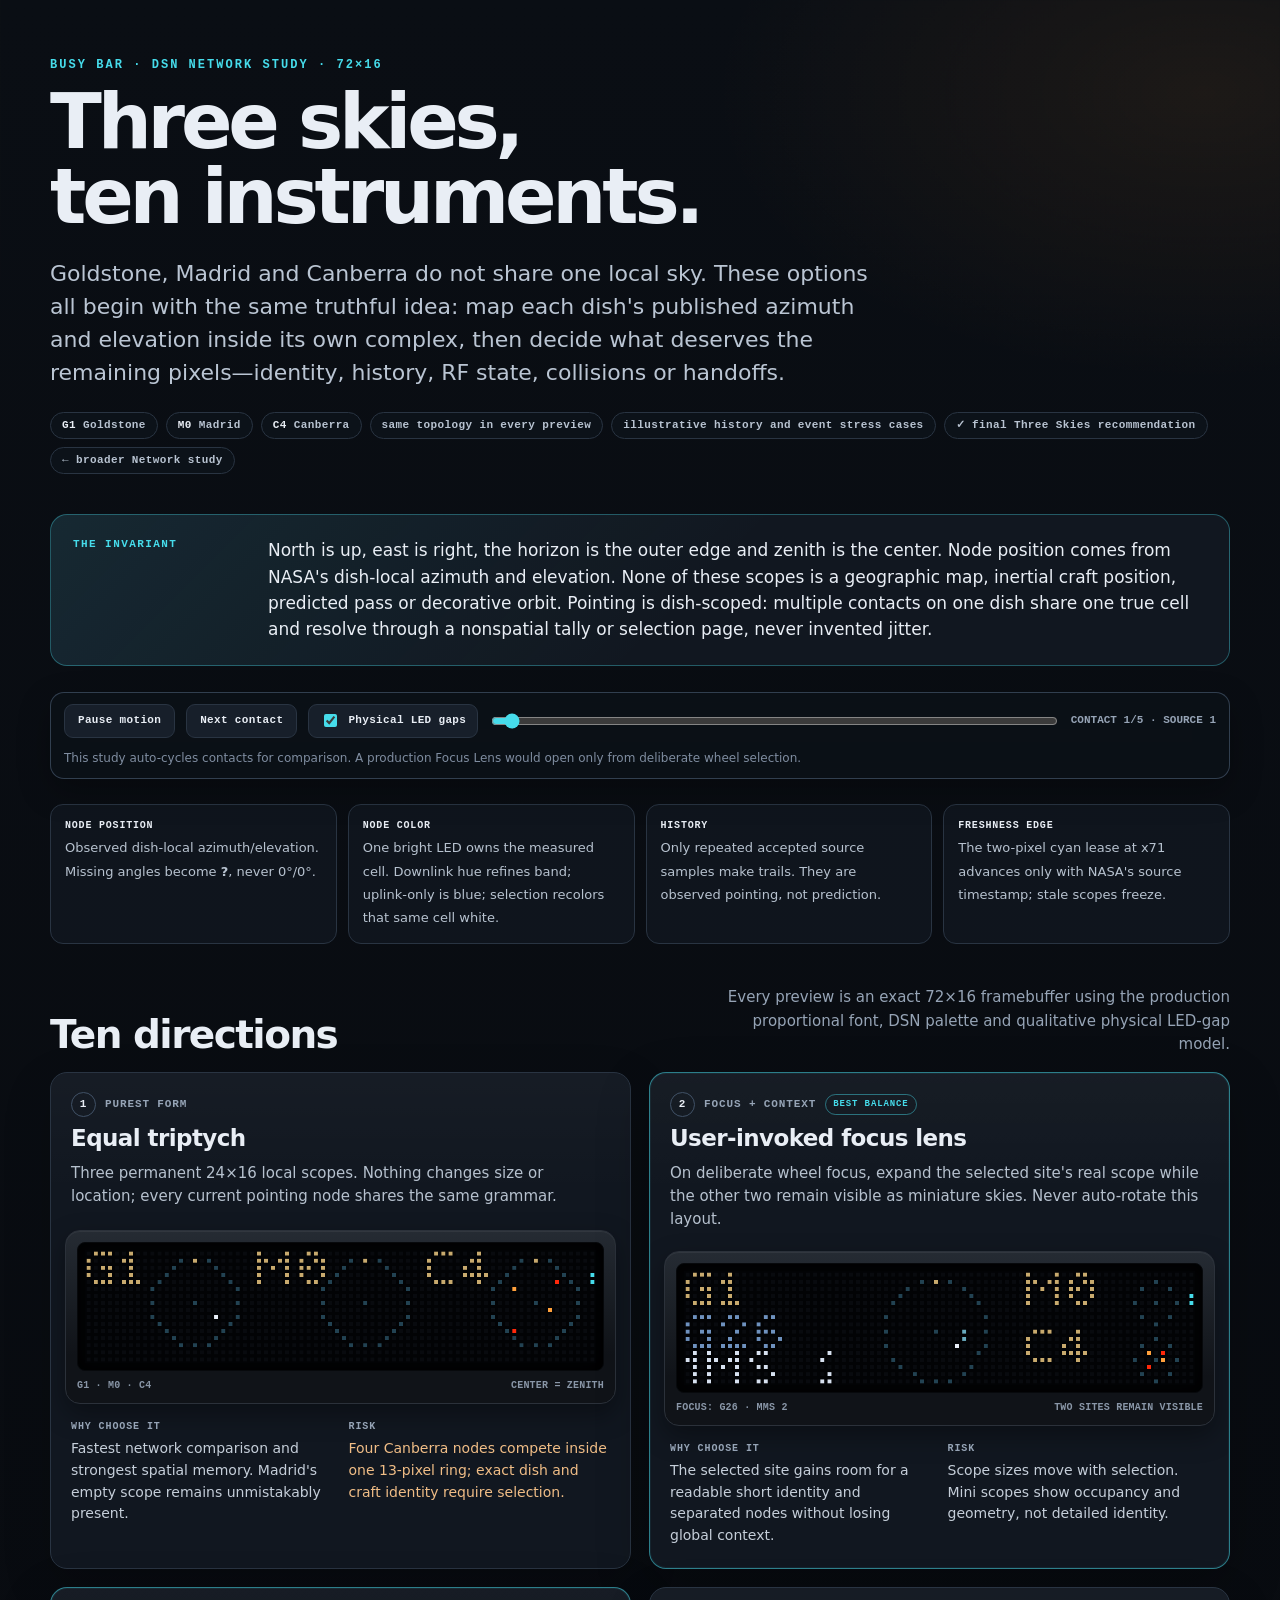
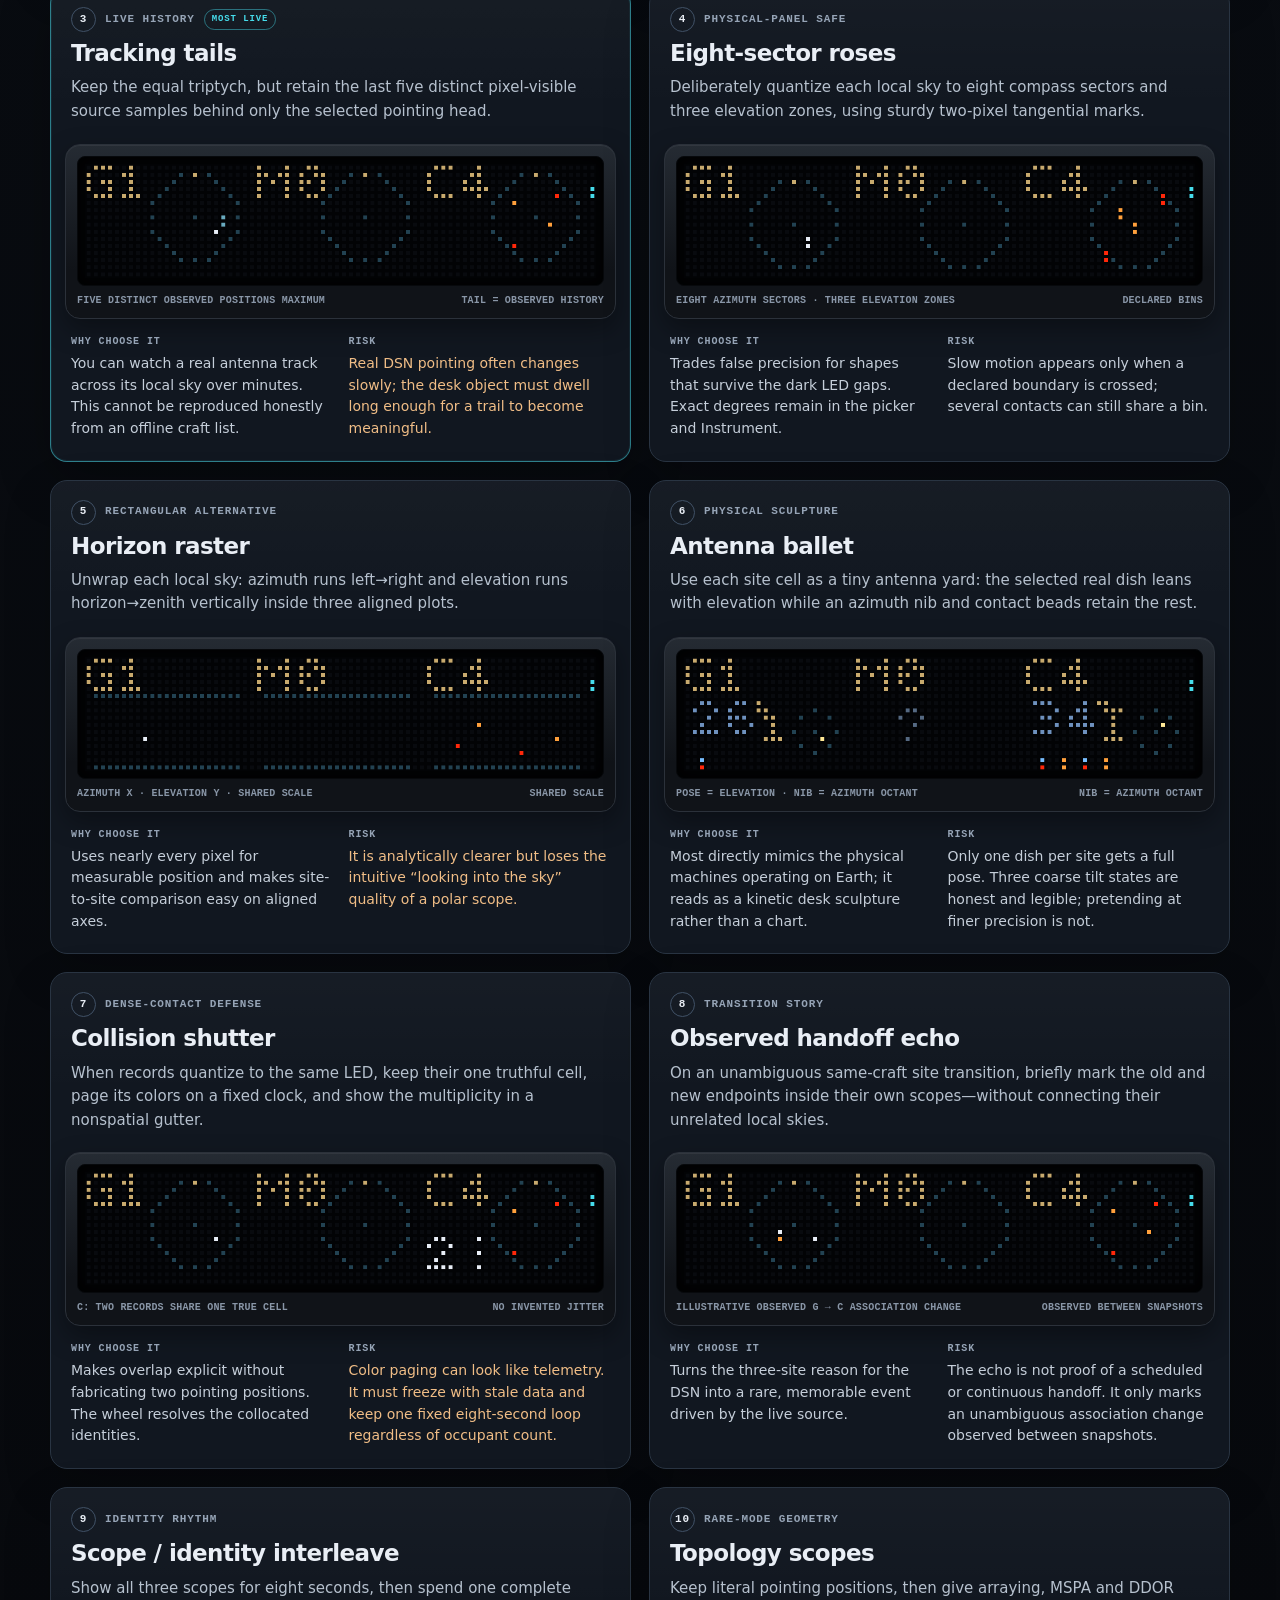
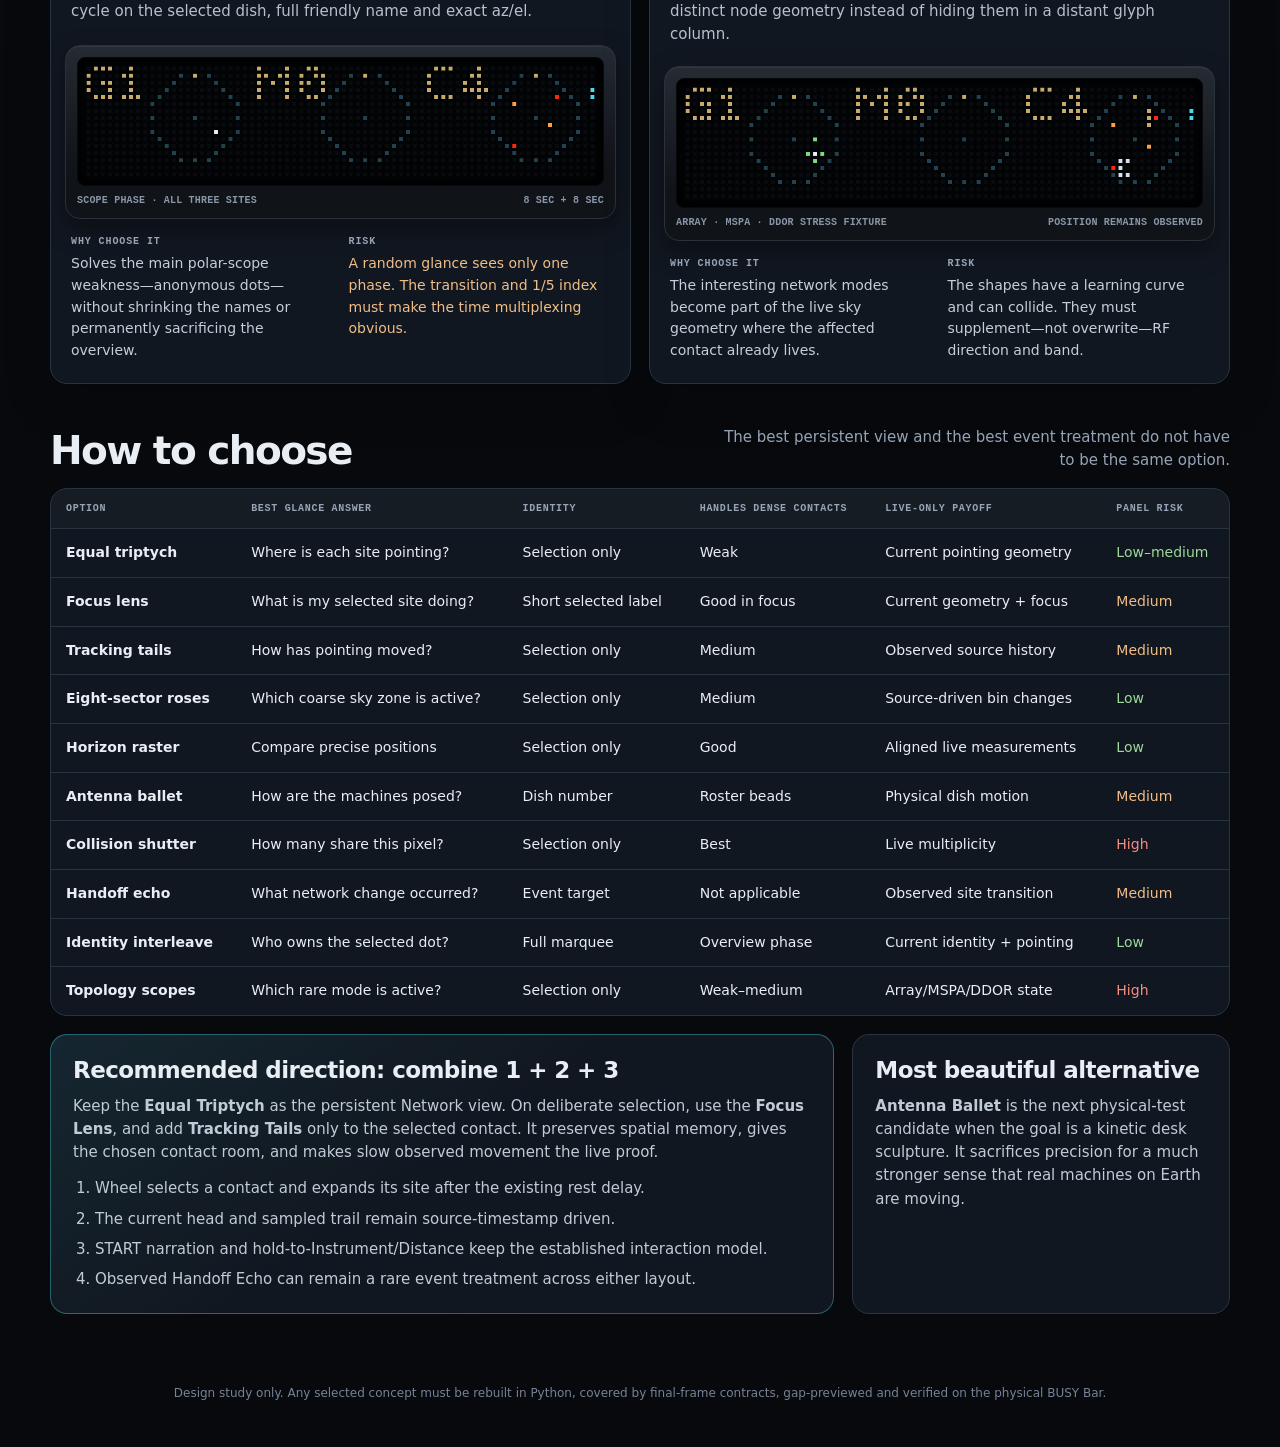
<file: docs/design/2026-08-08-dsn-local-sky-scope-options.html>
<!doctype html>
<html lang="en">
<head>
  <meta charset="utf-8">
  <meta name="viewport" content="width=device-width, initial-scale=1">
  <link rel="icon" href="data:,">
  <title>DSN Local Sky Scopes — ten deeper directions</title>
  <style>
    :root {
      color-scheme: dark;
      --bg: #070a0e;
      --panel: #111720;
      --edge: #293442;
      --edge-hi: #405166;
      --ink: #e9eef5;
      --muted: #96a4b6;
      --cyan: #46dceb;
      --amber: #ffa03c;
      --green: #96be78;
      --radius: 17px;
      --body: Inter, ui-sans-serif, system-ui, -apple-system, BlinkMacSystemFont, "Segoe UI", sans-serif;
      --mono: "SFMono-Regular", Consolas, "Liberation Mono", monospace;
    }

    * { box-sizing: border-box; }
    html { min-width: 320px; background: var(--bg); }
    body {
      margin: 0;
      color: var(--ink);
      font: 15px/1.55 var(--body);
      background:
        radial-gradient(950px 520px at 15% -7%, rgba(70, 220, 235, 0.11), transparent 60%),
        radial-gradient(820px 480px at 94% 2%, rgba(255, 160, 60, 0.08), transparent 60%),
        linear-gradient(180deg, #0a0e14, #07090d 70%);
    }

    a { color: var(--cyan); }
    .wrap { width: min(1180px, calc(100% - 32px)); margin: 0 auto; }

    header { padding: 58px 0 28px; }
    .eyebrow {
      margin: 0 0 13px;
      color: var(--cyan);
      font: 700 12px/1.2 var(--mono);
      letter-spacing: .17em;
      text-transform: uppercase;
    }
    h1 {
      max-width: 930px;
      margin: 0;
      font-size: clamp(39px, 7vw, 76px);
      line-height: .98;
      letter-spacing: -.055em;
      font-weight: 680;
    }
    .lede {
      max-width: 850px;
      margin: 23px 0 0;
      color: #bac5d3;
      font-size: clamp(17px, 2.2vw, 22px);
      line-height: 1.5;
    }
    .chips { display: flex; flex-wrap: wrap; gap: 8px; margin-top: 23px; }
    .chip {
      padding: 7px 11px;
      border: 1px solid var(--edge);
      border-radius: 999px;
      color: #b8c3d1;
      background: rgba(14, 20, 28, .78);
      font: 700 11px/1 var(--mono);
      letter-spacing: .035em;
    }
    .chip strong { color: var(--ink); }
    a.chip { text-decoration: none; }
    a.chip:hover, a.chip:focus-visible { border-color: rgba(70,220,235,.6); color: var(--ink); }

    .truth {
      display: grid;
      grid-template-columns: 175px minmax(0, 1fr);
      gap: 20px;
      margin: 12px 0 26px;
      padding: 22px;
      border: 1px solid rgba(70, 220, 235, .34);
      border-radius: var(--radius);
      background: linear-gradient(135deg, rgba(70, 220, 235, .09), transparent 55%), var(--panel);
    }
    .truth-label {
      color: var(--cyan);
      font: 700 11px/1.4 var(--mono);
      letter-spacing: .13em;
      text-transform: uppercase;
    }
    .truth p { margin: 0; font-size: 17px; }

    .controls {
      position: sticky;
      top: 10px;
      z-index: 10;
      display: flex;
      align-items: center;
      flex-wrap: wrap;
      gap: 11px;
      margin-bottom: 25px;
      padding: 11px 13px;
      border: 1px solid rgba(57, 72, 90, .85);
      border-radius: 14px;
      background: rgba(12, 17, 24, .9);
      box-shadow: 0 12px 32px rgba(0, 0, 0, .28);
      backdrop-filter: blur(14px);
    }
    button, .toggle {
      min-height: 34px;
      border: 1px solid var(--edge);
      border-radius: 9px;
      color: var(--ink);
      background: #171f2a;
      font: 700 11px/1 var(--mono);
      letter-spacing: .03em;
    }
    button { padding: 0 13px; cursor: pointer; }
    button:hover { border-color: var(--cyan); }
    .toggle { display: inline-flex; align-items: center; gap: 8px; padding: 0 11px; cursor: pointer; }
    .toggle input { accent-color: var(--cyan); }
    .scrub { flex: 1 1 230px; min-width: 150px; accent-color: var(--cyan); }
    .clock { margin-left: auto; color: var(--muted); font: 700 11px/1 var(--mono); white-space: nowrap; }
    .control-note { flex-basis: 100%; color: #7f8da0; font-size: 12px; }

    .legend {
      display: grid;
      grid-template-columns: repeat(4, minmax(0, 1fr));
      gap: 11px;
      margin-bottom: 31px;
    }
    .legend-card {
      padding: 14px;
      border: 1px solid var(--edge);
      border-radius: 13px;
      background: rgba(17, 23, 32, .8);
    }
    .legend-card strong { display: block; margin-bottom: 4px; font: 700 10px/1.3 var(--mono); letter-spacing: .08em; text-transform: uppercase; }
    .legend-card span { color: #b7c2cf; font-size: 13px; }

    .section-head {
      display: flex;
      align-items: end;
      justify-content: space-between;
      gap: 18px;
      margin: 42px 0 16px;
    }
    h2 { margin: 0; font-size: clamp(26px, 3.7vw, 39px); line-height: 1.08; letter-spacing: -.04em; }
    .section-note { max-width: 520px; margin: 0; color: var(--muted); text-align: right; }

    .concepts { display: grid; grid-template-columns: repeat(2, minmax(0, 1fr)); gap: 18px; }
    .concept {
      min-width: 0;
      overflow: hidden;
      border: 1px solid var(--edge);
      border-radius: var(--radius);
      background: linear-gradient(180deg, rgba(255,255,255,.025), transparent 120px), var(--panel);
      box-shadow: 0 18px 48px rgba(0,0,0,.17);
    }
    .concept.recommended { border-color: rgba(70,220,235,.52); box-shadow: 0 0 0 1px rgba(70,220,235,.07) inset, 0 18px 54px rgba(0,0,0,.24); }
    .concept-copy { padding: 19px 20px 4px; }
    .kicker { display: flex; align-items: center; gap: 9px; margin-bottom: 8px; color: var(--muted); font: 700 11px/1.2 var(--mono); letter-spacing: .08em; text-transform: uppercase; }
    .rank { display: inline-grid; width: 25px; height: 25px; place-items: center; border: 1px solid var(--edge-hi); border-radius: 50%; color: var(--ink); }
    .tag { padding: 4px 7px; border: 1px solid rgba(70,220,235,.45); border-radius: 999px; color: var(--cyan); font-size: 9px; }
    h3 { margin: 0; font-size: 23px; line-height: 1.2; letter-spacing: -.025em; }
    .thesis { min-height: 48px; margin: 9px 0 0; color: #b6c1ce; }

    .display-shell {
      margin: 16px 14px 0;
      padding: 11px;
      border: 1px solid #2b313a;
      border-radius: 15px;
      background: linear-gradient(180deg, #252b33, #101318 72%), #11151a;
      box-shadow: inset 0 1px rgba(255,255,255,.06), 0 10px 26px rgba(0,0,0,.35);
    }
    .bezel { padding: 7px; border: 1px solid #07090c; border-radius: 8px; background: #020305; box-shadow: inset 0 0 18px rgba(0,0,0,.95); }
    canvas { display: block; width: 100%; height: auto; aspect-ratio: 72 / 16; background: #020305; }
    .screen-meta { display: flex; justify-content: space-between; gap: 11px; margin-top: 8px; color: #8996a7; font: 700 10px/1.3 var(--mono); letter-spacing: .02em; text-transform: uppercase; }
    .details { display: grid; grid-template-columns: 1fr 1fr; gap: 16px; padding: 17px 20px 21px; }
    .detail-label { margin-bottom: 5px; color: var(--muted); font: 700 10px/1.2 var(--mono); letter-spacing: .09em; text-transform: uppercase; }
    .detail-copy { margin: 0; color: #c5ced9; font-size: 14px; }
    .risk { color: #f0bd86; }

    .table-wrap { overflow-x: auto; margin-bottom: 18px; border: 1px solid var(--edge); border-radius: var(--radius); background: var(--panel); }
    table { width: 100%; min-width: 850px; border-collapse: collapse; font-size: 14px; }
    th, td { padding: 13px 15px; border-bottom: 1px solid var(--edge); text-align: left; vertical-align: top; }
    th { color: var(--muted); background: rgba(255,255,255,.02); font: 700 10px/1.3 var(--mono); letter-spacing: .07em; text-transform: uppercase; }
    tbody tr:last-child td { border-bottom: 0; }
    td:first-child { color: var(--ink); font-weight: 700; }
    .low { color: #9cd99a; } .med { color: #f0bd86; } .high { color: #f28e82; }

    .recommendation {
      display: grid;
      grid-template-columns: minmax(0, 1.35fr) minmax(280px, .65fr);
      gap: 18px;
      margin: 18px 0 70px;
    }
    .recommendation > div { padding: 22px; border: 1px solid var(--edge); border-radius: var(--radius); background: var(--panel); }
    .recommendation .primary { border-color: rgba(70,220,235,.38); background: linear-gradient(145deg, rgba(70,220,235,.08), transparent 48%), var(--panel); }
    .recommendation h3 { margin-bottom: 10px; }
    .recommendation p { margin: 0; color: #c1cbd7; }
    .recommendation ol { margin: 13px 0 0; padding-left: 22px; color: #c1cbd7; }
    .recommendation li + li { margin-top: 7px; }
    footer { padding: 0 0 44px; color: #768396; font-size: 12px; text-align: center; }

    @media (max-width: 830px) {
      .concepts, .recommendation { grid-template-columns: 1fr; }
      .legend { grid-template-columns: 1fr 1fr; }
      .truth { grid-template-columns: 1fr; }
      .section-head { display: block; }
      .section-note { margin-top: 8px; text-align: left; }
      .clock { width: 100%; margin-left: 0; }
    }
    @media (max-width: 540px) {
      .wrap { width: min(calc(100% - 20px), 1180px); }
      header { padding-top: 36px; }
      .legend, .details { grid-template-columns: 1fr; }
      .display-shell { margin-inline: 8px; padding: 8px; }
      .concept-copy, .details { padding-inline: 15px; }
    }
  </style>
</head>
<body>
  <header class="wrap">
    <p class="eyebrow">BUSY Bar · DSN Network Study · 72×16</p>
    <h1>Three skies,<br>ten instruments.</h1>
    <p class="lede">
      Goldstone, Madrid and Canberra do not share one local sky. These options
      all begin with the same truthful idea: map each dish's published azimuth
      and elevation inside its own complex, then decide what deserves the
      remaining pixels—identity, history, RF state, collisions or handoffs.
    </p>
    <div class="chips" aria-label="Representative topology">
      <span class="chip"><strong>G1</strong> Goldstone</span>
      <span class="chip"><strong>M0</strong> Madrid</span>
      <span class="chip"><strong>C4</strong> Canberra</span>
      <span class="chip">same topology in every preview</span>
      <span class="chip">illustrative history and event stress cases</span>
      <a class="chip" href="2026-08-08-dsn-three-skies-final.html">✓ final Three Skies recommendation</a>
      <a class="chip" href="2026-08-08-dsn-network-view-options.html">← broader Network study</a>
    </div>
  </header>

  <main class="wrap">
    <section class="truth" aria-labelledby="truth-heading">
      <div class="truth-label" id="truth-heading">The invariant</div>
      <p>
        North is up, east is right, the horizon is the outer edge and zenith is
        the center. Node position comes from NASA's dish-local azimuth and
        elevation. None of these scopes is a geographic map, inertial craft
        position, predicted pass or decorative orbit. Pointing is dish-scoped:
        multiple contacts on one dish share one true cell and resolve through
        a nonspatial tally or selection page, never invented jitter.
      </p>
    </section>

    <section class="controls" aria-label="Preview controls">
      <button type="button" id="play">Pause motion</button>
      <button type="button" id="next">Next contact</button>
      <label class="toggle"><input type="checkbox" id="gaps" checked> Physical LED gaps</label>
      <input class="scrub" id="scrub" type="range" min="0" max="399" value="0" aria-label="Animation frame">
      <span class="clock" id="clock">CONTACT 1/5 · SOURCE 1</span>
      <span class="control-note">This study auto-cycles contacts for comparison. A production Focus Lens would open only from deliberate wheel selection.</span>
    </section>

    <section class="legend" aria-label="Shared scope grammar">
      <div class="legend-card"><strong>Node position</strong><span>Observed dish-local azimuth/elevation. Missing angles become <b>?</b>, never 0°/0°.</span></div>
      <div class="legend-card"><strong>Node color</strong><span>One bright LED owns the measured cell. Downlink hue refines band; uplink-only is blue; selection recolors that same cell white.</span></div>
      <div class="legend-card"><strong>History</strong><span>Only repeated accepted source samples make trails. They are observed pointing, not prediction.</span></div>
      <div class="legend-card"><strong>Freshness edge</strong><span>The two-pixel cyan lease at x71 advances only with NASA's source timestamp; stale scopes freeze.</span></div>
    </section>

    <section aria-labelledby="options-heading">
      <div class="section-head">
        <h2 id="options-heading">Ten directions</h2>
        <p class="section-note">Every preview is an exact 72×16 framebuffer using the production proportional font, DSN palette and qualitative physical LED-gap model.</p>
      </div>
      <div class="concepts">
        <article class="concept">
          <div class="concept-copy"><div class="kicker"><span class="rank">1</span> Purest form</div><h3>Equal triptych</h3><p class="thesis">Three permanent 24×16 local scopes. Nothing changes size or location; every current pointing node shares the same grammar.</p></div>
          <div class="display-shell"><div class="bezel"><canvas id="triptych" width="1296" height="288" role="img" aria-label="Animated 72 by 16 pixel preview of three equal local sky scopes"></canvas></div><div class="screen-meta"><span id="triptych-meta">G1 · M0 · C4</span><span>center = zenith</span></div></div>
          <div class="details"><div><div class="detail-label">Why choose it</div><p class="detail-copy">Fastest network comparison and strongest spatial memory. Madrid's empty scope remains unmistakably present.</p></div><div><div class="detail-label">Risk</div><p class="detail-copy risk">Four Canberra nodes compete inside one 13-pixel ring; exact dish and craft identity require selection.</p></div></div>
        </article>

        <article class="concept recommended">
          <div class="concept-copy"><div class="kicker"><span class="rank">2</span> Focus + context <span class="tag">BEST BALANCE</span></div><h3>User-invoked focus lens</h3><p class="thesis">On deliberate wheel focus, expand the selected site's real scope while the other two remain visible as miniature skies. Never auto-rotate this layout.</p></div>
          <div class="display-shell"><div class="bezel"><canvas id="focus" width="1296" height="288" role="img" aria-label="Animated 72 by 16 pixel preview of a selected large sky scope with two context scopes"></canvas></div><div class="screen-meta"><span id="focus-meta">Focus: G26 · MMS 2</span><span>two sites remain visible</span></div></div>
          <div class="details"><div><div class="detail-label">Why choose it</div><p class="detail-copy">The selected site gains room for a readable short identity and separated nodes without losing global context.</p></div><div><div class="detail-label">Risk</div><p class="detail-copy">Scope sizes move with selection. Mini scopes show occupancy and geometry, not detailed identity.</p></div></div>
        </article>

        <article class="concept recommended">
          <div class="concept-copy"><div class="kicker"><span class="rank">3</span> Live history <span class="tag">MOST LIVE</span></div><h3>Tracking tails</h3><p class="thesis">Keep the equal triptych, but retain the last five distinct pixel-visible source samples behind only the selected pointing head.</p></div>
          <div class="display-shell"><div class="bezel"><canvas id="trails" width="1296" height="288" role="img" aria-label="Animated 72 by 16 pixel preview of local sky scopes with an observed pointing trail"></canvas></div><div class="screen-meta"><span id="trails-meta">5 distinct positions max</span><span>tail = observed history</span></div></div>
          <div class="details"><div><div class="detail-label">Why choose it</div><p class="detail-copy">You can watch a real antenna track across its local sky over minutes. This cannot be reproduced honestly from an offline craft list.</p></div><div><div class="detail-label">Risk</div><p class="detail-copy risk">Real DSN pointing often changes slowly; the desk object must dwell long enough for a trail to become meaningful.</p></div></div>
        </article>

        <article class="concept">
          <div class="concept-copy"><div class="kicker"><span class="rank">4</span> Physical-panel safe</div><h3>Eight-sector roses</h3><p class="thesis">Deliberately quantize each local sky to eight compass sectors and three elevation zones, using sturdy two-pixel tangential marks.</p></div>
          <div class="display-shell"><div class="bezel"><canvas id="split" width="1296" height="288" role="img" aria-label="Animated 72 by 16 pixel preview of three eight-sector local sky roses"></canvas></div><div class="screen-meta"><span id="split-meta">8 azimuth sectors · 3 elevation zones</span><span>declared bins</span></div></div>
          <div class="details"><div><div class="detail-label">Why choose it</div><p class="detail-copy">Trades false precision for shapes that survive the dark LED gaps. Exact degrees remain in the picker and Instrument.</p></div><div><div class="detail-label">Risk</div><p class="detail-copy">Slow motion appears only when a declared boundary is crossed; several contacts can still share a bin.</p></div></div>
        </article>

        <article class="concept">
          <div class="concept-copy"><div class="kicker"><span class="rank">5</span> Rectangular alternative</div><h3>Horizon raster</h3><p class="thesis">Unwrap each local sky: azimuth runs left→right and elevation runs horizon→zenith vertically inside three aligned plots.</p></div>
          <div class="display-shell"><div class="bezel"><canvas id="raster" width="1296" height="288" role="img" aria-label="Animated 72 by 16 pixel preview of three unwrapped azimuth and elevation rasters"></canvas></div><div class="screen-meta"><span id="raster-meta">x = azimuth · y = elevation</span><span>shared scale</span></div></div>
          <div class="details"><div><div class="detail-label">Why choose it</div><p class="detail-copy">Uses nearly every pixel for measurable position and makes site-to-site comparison easy on aligned axes.</p></div><div><div class="detail-label">Risk</div><p class="detail-copy risk">It is analytically clearer but loses the intuitive “looking into the sky” quality of a polar scope.</p></div></div>
        </article>

        <article class="concept">
          <div class="concept-copy"><div class="kicker"><span class="rank">6</span> Physical sculpture</div><h3>Antenna ballet</h3><p class="thesis">Use each site cell as a tiny antenna yard: the selected real dish leans with elevation while an azimuth nib and contact beads retain the rest.</p></div>
          <div class="display-shell"><div class="bezel"><canvas id="ballet" width="1296" height="288" role="img" aria-label="Animated 72 by 16 pixel preview of three antenna yards posed by observed pointing"></canvas></div><div class="screen-meta"><span id="ballet-meta">pose = published elevation</span><span>nib = azimuth octant</span></div></div>
          <div class="details"><div><div class="detail-label">Why choose it</div><p class="detail-copy">Most directly mimics the physical machines operating on Earth; it reads as a kinetic desk sculpture rather than a chart.</p></div><div><div class="detail-label">Risk</div><p class="detail-copy">Only one dish per site gets a full pose. Three coarse tilt states are honest and legible; pretending at finer precision is not.</p></div></div>
        </article>

        <article class="concept">
          <div class="concept-copy"><div class="kicker"><span class="rank">7</span> Dense-contact defense</div><h3>Collision shutter</h3><p class="thesis">When records quantize to the same LED, keep their one truthful cell, page its colors on a fixed clock, and show the multiplicity in a nonspatial gutter.</p></div>
          <div class="display-shell"><div class="bezel"><canvas id="bloom" width="1296" height="288" role="img" aria-label="Animated 72 by 16 pixel preview resolving collocated pointing records without moving them"></canvas></div><div class="screen-meta"><span id="bloom-meta">C: 2 records share one cell</span><span>no invented jitter</span></div></div>
          <div class="details"><div><div class="detail-label">Why choose it</div><p class="detail-copy">Makes overlap explicit without fabricating two pointing positions. The wheel resolves the collocated identities.</p></div><div><div class="detail-label">Risk</div><p class="detail-copy risk">Color paging can look like telemetry. It must freeze with stale data and keep one fixed eight-second loop regardless of occupant count.</p></div></div>
        </article>

        <article class="concept">
          <div class="concept-copy"><div class="kicker"><span class="rank">8</span> Transition story</div><h3>Observed handoff echo</h3><p class="thesis">On an unambiguous same-craft site transition, briefly mark the old and new endpoints inside their own scopes—without connecting their unrelated local skies.</p></div>
          <div class="display-shell"><div class="bezel"><canvas id="handoff" width="1296" height="288" role="img" aria-label="Animated 72 by 16 pixel preview of an observed association change between local sky scopes"></canvas></div><div class="screen-meta"><span id="handoff-meta">Illustrative: G → C</span><span>observed between snapshots</span></div></div>
          <div class="details"><div><div class="detail-label">Why choose it</div><p class="detail-copy">Turns the three-site reason for the DSN into a rare, memorable event driven by the live source.</p></div><div><div class="detail-label">Risk</div><p class="detail-copy">The echo is not proof of a scheduled or continuous handoff. It only marks an unambiguous association change observed between snapshots.</p></div></div>
        </article>

        <article class="concept">
          <div class="concept-copy"><div class="kicker"><span class="rank">9</span> Identity rhythm</div><h3>Scope / identity interleave</h3><p class="thesis">Show all three scopes for eight seconds, then spend one complete cycle on the selected dish, full friendly name and exact az/el.</p></div>
          <div class="display-shell"><div class="bezel"><canvas id="identity" width="1296" height="288" role="img" aria-label="Animated 72 by 16 pixel preview alternating local scopes with full contact identity"></canvas></div><div class="screen-meta"><span id="identity-meta">Scope phase</span><span>8 sec + 8 sec</span></div></div>
          <div class="details"><div><div class="detail-label">Why choose it</div><p class="detail-copy">Solves the main polar-scope weakness—anonymous dots—without shrinking the names or permanently sacrificing the overview.</p></div><div><div class="detail-label">Risk</div><p class="detail-copy risk">A random glance sees only one phase. The transition and 1/5 index must make the time multiplexing obvious.</p></div></div>
        </article>

        <article class="concept">
          <div class="concept-copy"><div class="kicker"><span class="rank">10</span> Rare-mode geometry</div><h3>Topology scopes</h3><p class="thesis">Keep literal pointing positions, then give arraying, MSPA and DDOR distinct node geometry instead of hiding them in a distant glyph column.</p></div>
          <div class="display-shell"><div class="bezel"><canvas id="topology" width="1296" height="288" role="img" aria-label="Animated 72 by 16 pixel preview of local sky scopes with array, MSPA, and DDOR geometry"></canvas></div><div class="screen-meta"><span id="topology-meta">Array · MSPA · DDOR stress fixture</span><span>position remains observed</span></div></div>
          <div class="details"><div><div class="detail-label">Why choose it</div><p class="detail-copy">The interesting network modes become part of the live sky geometry where the affected contact already lives.</p></div><div><div class="detail-label">Risk</div><p class="detail-copy">The shapes have a learning curve and can collide. They must supplement—not overwrite—RF direction and band.</p></div></div>
        </article>
      </div>
    </section>

    <section aria-labelledby="compare-heading">
      <div class="section-head"><h2 id="compare-heading">How to choose</h2><p class="section-note">The best persistent view and the best event treatment do not have to be the same option.</p></div>
      <div class="table-wrap">
        <table>
          <thead><tr><th>Option</th><th>Best glance answer</th><th>Identity</th><th>Handles dense contacts</th><th>Live-only payoff</th><th>Panel risk</th></tr></thead>
          <tbody>
            <tr><td>Equal triptych</td><td>Where is each site pointing?</td><td>Selection only</td><td>Weak</td><td>Current pointing geometry</td><td class="low">Low–medium</td></tr>
            <tr><td>Focus lens</td><td>What is my selected site doing?</td><td>Short selected label</td><td>Good in focus</td><td>Current geometry + focus</td><td class="med">Medium</td></tr>
            <tr><td>Tracking tails</td><td>How has pointing moved?</td><td>Selection only</td><td>Medium</td><td>Observed source history</td><td class="med">Medium</td></tr>
            <tr><td>Eight-sector roses</td><td>Which coarse sky zone is active?</td><td>Selection only</td><td>Medium</td><td>Source-driven bin changes</td><td class="low">Low</td></tr>
            <tr><td>Horizon raster</td><td>Compare precise positions</td><td>Selection only</td><td>Good</td><td>Aligned live measurements</td><td class="low">Low</td></tr>
            <tr><td>Antenna ballet</td><td>How are the machines posed?</td><td>Dish number</td><td>Roster beads</td><td>Physical dish motion</td><td class="med">Medium</td></tr>
            <tr><td>Collision shutter</td><td>How many share this pixel?</td><td>Selection only</td><td>Best</td><td>Live multiplicity</td><td class="high">High</td></tr>
            <tr><td>Handoff echo</td><td>What network change occurred?</td><td>Event target</td><td>Not applicable</td><td>Observed site transition</td><td class="med">Medium</td></tr>
            <tr><td>Identity interleave</td><td>Who owns the selected dot?</td><td>Full marquee</td><td>Overview phase</td><td>Current identity + pointing</td><td class="low">Low</td></tr>
            <tr><td>Topology scopes</td><td>Which rare mode is active?</td><td>Selection only</td><td>Weak–medium</td><td>Array/MSPA/DDOR state</td><td class="high">High</td></tr>
          </tbody>
        </table>
      </div>
    </section>

    <section class="recommendation" aria-label="Recommendation">
      <div class="primary">
        <h3>Recommended direction: combine 1 + 2 + 3</h3>
        <p>Keep the <strong>Equal Triptych</strong> as the persistent Network view. On deliberate selection, use the <strong>Focus Lens</strong>, and add <strong>Tracking Tails</strong> only to the selected contact. It preserves spatial memory, gives the chosen contact room, and makes slow observed movement the live proof.</p>
        <ol><li>Wheel selects a contact and expands its site after the existing rest delay.</li><li>The current head and sampled trail remain source-timestamp driven.</li><li>START narration and hold-to-Instrument/Distance keep the established interaction model.</li><li>Observed Handoff Echo can remain a rare event treatment across either layout.</li></ol>
      </div>
      <div>
        <h3>Most beautiful alternative</h3>
        <p><strong>Antenna Ballet</strong> is the next physical-test candidate when the goal is a kinetic desk sculpture. It sacrifices precision for a much stronger sense that real machines on Earth are moving.</p>
      </div>
    </section>
  </main>

  <footer class="wrap">Design study only. Any selected concept must be rebuilt in Python, covered by final-frame contracts, gap-previewed and verified on the physical BUSY Bar.</footer>

  <script>
    // Self-contained design renderer. If a concept graduates, rebuild it in
    // Python and verify final composed frames on the physical panel.
    const W = 72;
    const H = 16;
    const FPS = 5;
    const SELECT_FRAMES = 80;
    const TOTAL_FRAMES = 400;
    const LED = 10;
    const GAP = 8;
    const PITCH = LED + GAP;
    const PAD = GAP / 2;

    const C = {
      off: "#000000",
      name: "#d7e1f0",
      dish: "#6e91be",
      antenna: "#c8aa6e",
      uplink: "#78beff",
      s: "#ff280a",
      x: "#ffa03c",
      k: "#b4ff50",
      ka: "#ffffaa",
      unknown: "#6428ff",
      ring: "#224252",
      trail: "#69aabe",
      head: "#ffe896",
      fresh: "#46dceb",
      event: "#e8eef7",
      ddor: "#78dc82",
      dim: "#243242",
      quiet: "#556982",
      white: "#e8eef7"
    };

    const FONT = {
      "A":["0110","1001","1111","1001","1001"], "B":["1110","1001","1110","1001","1110"],
      "C":["0111","1000","1000","1000","0111"], "D":["1110","1001","1001","1001","1110"],
      "E":["1111","1000","1110","1000","1111"], "F":["1111","1000","1110","1000","1000"],
      "G":["0111","1000","1011","1001","0111"], "H":["1001","1001","1111","1001","1001"],
      "I":["111","010","010","010","111"], "J":["0011","0001","0001","1001","0110"],
      "K":["1001","1010","1100","1010","1001"], "L":["1000","1000","1000","1000","1111"],
      "M":["10001","11011","10101","10001","10001"], "N":["1001","1101","1011","1001","1001"],
      "O":["0110","1001","1001","1001","0110"], "P":["1110","1001","1110","1000","1000"],
      "Q":["0110","1001","1001","1011","0111"], "R":["1110","1001","1110","1010","1001"],
      "S":["0110","1000","0110","0001","0110"], "T":["1111","0100","0100","0100","0100"],
      "U":["1001","1001","1001","1001","0110"], "V":["1001","1001","1001","1010","0100"],
      "W":["10001","10001","10101","11011","10001"], "X":["1001","1001","0110","1001","1001"],
      "Y":["1001","1001","0110","0100","0100"], "Z":["1111","0001","0110","1000","1111"],
      "0":["0110","1011","1101","1001","0110"], "1":["010","110","010","010","111"],
      "2":["0110","1001","0010","0100","1111"], "3":["1110","0001","0110","0001","1110"],
      "4":["0010","0110","1010","1111","0010"], "5":["1111","1000","1110","0001","1110"],
      "6":["0110","1000","1110","1001","0110"], "7":["1111","0001","0010","0100","0100"],
      "8":["0110","1001","0110","1001","0110"], "9":["0110","1001","0111","0001","0110"],
      " ":["0000","0000","0000","0000","0000"], ".":["0000","0000","0000","0000","0100"],
      "-":["0000","0000","1111","0000","0000"], "?":["0110","1001","0010","0000","0100"],
      "/":["0001","0010","0100","1000","0000"], ":":["0000","0100","0000","0100","0000"]
    };

    const fixture = [
      { site:"G", dish:"26", craft:"MAGNETOSPHERIC MULTISCALE 2", short:"MMS 2", az:132, el:38, up:true, down:"S", mode:"ddor" },
      { site:"C", dish:"34", craft:"XMM NEWTON", short:"XMM", az:48, el:22, up:true, down:"S", mode:"array" },
      { site:"C", dish:"35", craft:"LUCY", short:"LUCY", az:112, el:61, up:false, down:"X", mode:"" },
      { site:"C", dish:"36", craft:"SPACE WEATHER FOLLOW ON", short:"SWFO", az:221, el:14, up:true, down:"S", mode:"mspa" },
      { site:"C", dish:"43", craft:"VOYAGER 1", short:"VGR 1", az:303, el:31, up:false, down:"X", mode:"" }
    ];
    const sites = [
      { key:"G", name:"GOLDSTONE", base:0, cx:15 },
      { key:"M", name:"MADRID", base:24, cx:39 },
      { key:"C", name:"CANBERRA", base:48, cx:63 }
    ];
    const bands = { S:C.s, X:C.x, K:C.k, KA:C.ka };

    class Framebuffer {
      constructor() { this.pixels = new Array(W * H).fill(C.off); }
      set(x, y, color) { if (x >= 0 && x < W && y >= 0 && y < H) this.pixels[y * W + x] = color; }
      get(x, y) { return this.pixels[y * W + x]; }
      hline(x0, x1, y, color) { for (let x = Math.max(0, x0); x <= Math.min(W - 1, x1); x += 1) this.set(x, y, color); }
      text(x, y, value, color, clip) {
        let cursor = x;
        const limits = clip || [0, W - 1];
        String(value).toUpperCase().split("").forEach(function(ch) {
          const glyph = FONT[ch];
          if (glyph) {
            glyph.forEach(function(row, dy) {
              row.split("").forEach(function(bit, dx) {
                const gx = cursor + dx;
                if (bit === "1" && gx >= limits[0] && gx <= limits[1]) this.set(gx, y + dy, color);
              }, this);
            }, this);
          }
          cursor += glyphWidth(ch) + 1;
        }, this);
      }
    }

    function glyphWidth(ch) { const glyph = FONT[String(ch).toUpperCase()]; return glyph ? glyph[0].length : 4; }
    function textWidth(value) {
      const chars = String(value).toUpperCase().split("");
      return chars.length ? chars.reduce(function(total, ch) { return total + glyphWidth(ch) + 1; }, 0) - 1 : 0;
    }
    function marquee(fb, value, x0, x1, y, color, phase) {
      const room = x1 - x0 + 1;
      const full = textWidth(value);
      if (full <= room) { fb.text(x0, y, value, color, [x0, x1]); return; }
      const cycle = full + 8;
      const offset = Math.floor(phase * cycle);
      fb.text(x0 - offset, y, value, color, [x0, x1]);
      fb.text(x0 - offset + cycle, y, value, color, [x0, x1]);
    }
    function linksAt(site) { return fixture.filter(function(link) { return link.site === site; }); }
    function selectedIndex(tick) { return Math.floor(tick / SELECT_FRAMES) % fixture.length; }
    function selectedLink(tick) { return fixture[selectedIndex(tick)]; }
    function sourceVersion(tick) { return Math.floor(tick / 50); }
    function freshness(fb, tick) {
      const y = (3 + sourceVersion(tick) * 2) % 15;
      fb.set(71, y, C.fresh);
      fb.set(71, y + 1, C.fresh);
    }

    function ring(fb, cx, cy, radius, color) {
      if (radius >= 5) {
        for (let degrees = 0; degrees < 360; degrees += 15) {
          const angle = degrees * Math.PI / 180;
          fb.set(Math.round(cx + Math.sin(angle) * radius), Math.round(cy - Math.cos(angle) * radius), color || C.ring);
        }
      } else {
        const diagonal = Math.max(1, Math.round(radius * .7));
        [[0,-radius],[diagonal,-diagonal],[radius,0],[diagonal,diagonal],[0,radius],[-diagonal,diagonal],[-radius,0],[-diagonal,-diagonal]].forEach(function(point) {
          fb.set(cx + point[0], cy + point[1], color || C.ring);
        });
      }
      fb.set(cx, cy, color || C.ring);
    }
    function scopePoint(link, cx, cy, radius) {
      const angle = link.az * Math.PI / 180;
      const r = (90 - Math.max(0, Math.min(90, link.el))) / 90 * radius;
      return [Math.round(cx + Math.sin(angle) * r), Math.round(cy - Math.cos(angle) * r)];
    }
    function azPoint(link, cx, cy, radius) {
      const angle = link.az * Math.PI / 180;
      return [Math.round(cx + Math.sin(angle) * radius), Math.round(cy - Math.cos(angle) * radius)];
    }
    function nodeColor(link) { return link.down ? (bands[link.down] || C.unknown) : C.uplink; }
    function rfNode(fb, x, y, link, selected, bounds) {
      const x0 = bounds ? bounds[0] : 0;
      const x1 = bounds ? bounds[1] : 70;
      const xx = Math.max(x0, Math.min(x1, x));
      fb.set(xx, Math.max(0, Math.min(15, y)), selected ? C.white : nodeColor(link));
    }
    function drawTriptych(fb, tick, options) {
      const opts = options || {};
      const selected = selectedIndex(tick);
      sites.forEach(function(site) {
        const links = linksAt(site.key);
        fb.text(site.base, 0, site.key + links.length, C.antenna, [site.base, site.base + 9]);
        ring(fb, site.cx, 7, 6);
        fb.set(site.cx, 1, C.antenna);
        const grouped = new Map();
        let missing = 0;
        links.forEach(function(link) {
          if (!Number.isFinite(link.az) || !Number.isFinite(link.el)) {
            missing += 1;
            return;
          }
          let point = scopePoint(link, site.cx, 7, 6);
          if (opts.collision && site.key === "C" && link.dish === "35") {
            point = scopePoint(links[0], site.cx, 7, 6);
          }
          const key = point.join(",");
          if (!grouped.has(key)) grouped.set(key, { point:point, links:[] });
          grouped.get(key).links.push(link);
        });
        if (missing) fb.text(site.base, 9, "?" + missing, C.quiet, [site.base, site.base + 8]);
        grouped.forEach(function(group) {
          if (group.links.length > 1) {
            const selectedOccupant = group.links.find(function(link) { return fixture.indexOf(link) === selected; });
            const slot = opts.collision ? Math.floor((tick % 40) / (40 / group.links.length)) % group.links.length : 0;
            const occupant = selectedOccupant || group.links[slot];
            fb.set(group.point[0], group.point[1], fixture.indexOf(occupant) === selected ? C.white : nodeColor(occupant));
            fb.text(site.base, 9, String(group.links.length), C.white, [site.base, site.base + 4]);
            fb.set(site.base + 7, 9, C.white);
            fb.set(site.base + 7, 11, C.white);
            fb.set(site.base + 7, 13, C.white);
            return;
          }
          group.links.forEach(function(link) {
            if (opts.trails && fixture.indexOf(link) === selected) drawTrail(fb, link, site.cx, 7, 6);
            if (opts.topology) drawTopologyNode(fb, group.point[0], group.point[1], link, fixture.indexOf(link) === selected, [site.base, site.base + 21]);
            else rfNode(fb, group.point[0], group.point[1], link, fixture.indexOf(link) === selected, [site.base, site.base + 21]);
          });
        });
      });
      freshness(fb, tick);
    }
    function drawTrail(fb, link, cx, cy, radius) {
      const rates = { "26":[-8,-2], "34":[-5,1], "35":[8,-1], "36":[-7,1], "43":[5,1] };
      const rate = rates[link.dish] || [-5,0];
      const seen = new Set();
      for (let age = 5; age >= 1; age -= 1) {
        const historical = Object.assign({}, link, { az:link.az + rate[0] * age, el:link.el + rate[1] * age });
        const point = scopePoint(historical, cx, cy, radius);
        const key = point.join(",");
        if (!seen.has(key)) fb.set(point[0], point[1], C.trail);
        seen.add(key);
      }
    }
    function drawTopologyNode(fb, x, y, link, selected, bounds) {
      rfNode(fb, x, y, link, selected, bounds);
      const x0 = bounds[0], x1 = bounds[1];
      if (link.mode === "array") {
        [[-1,-1],[-1,0],[-1,1]].forEach(function(d) { fb.set(Math.max(x0, x + d[0]), y + d[1], C.antenna); });
      } else if (link.mode === "mspa") {
        [[1,-1],[1,0],[1,1],[2,-1],[2,1]].forEach(function(d) { fb.set(Math.min(x1, x + d[0]), y + d[1], C.name); });
      } else if (link.mode === "ddor") {
        [[-1,0],[1,0],[0,-2],[0,1]].forEach(function(d) { fb.set(Math.max(x0, Math.min(x1, x + d[0])), y + d[1], C.ddor); });
      }
    }

    function renderTriptych(tick) {
      const fb = new Framebuffer();
      drawTriptych(fb, tick);
      return { fb:fb, meta:"G1 · M0 · C4" };
    }
    function renderFocus(tick) {
      const fb = new Framebuffer();
      const selected = selectedLink(tick);
      const focusSite = sites.find(function(site) { return site.key === selected.site; });
      const others = sites.filter(function(site) { return site.key !== selected.site; });
      const focusLinks = linksAt(focusSite.key);
      fb.text(0, 0, focusSite.key + focusLinks.length, C.antenna, [0, 9]);
      fb.text(0, 6, focusSite.key + selected.dish, C.dish, [0, 20]);
      marquee(fb, selected.short, 0, 20, 11, C.name, (tick % SELECT_FRAMES) / SELECT_FRAMES);
      ring(fb, 35, 8, 7);
      fb.set(35, 1, C.antenna);
      focusLinks.forEach(function(link) {
        const point = scopePoint(link, 35, 8, 6);
        if (link === selected) drawTrail(fb, link, 35, 8, 6);
        rfNode(fb, point[0], point[1], link, link === selected, [22, 46]);
      });
      others.forEach(function(site, index) {
        const y0 = index * 8;
        const cy = y0 + 4;
        fb.text(48, y0, site.key + linksAt(site.key).length, C.antenna, [48, 57]);
        ring(fb, 66, cy, 3);
        linksAt(site.key).forEach(function(link) {
          const point = scopePoint(link, 66, cy, 2);
          fb.set(point[0], point[1], nodeColor(link));
        });
      });
      freshness(fb, tick);
      return { fb:fb, meta:"Focus: " + selected.site + selected.dish + " · " + selected.short };
    }
    function renderTrails(tick) {
      const fb = new Framebuffer();
      drawTriptych(fb, tick, { trails:true });
      return { fb:fb, meta:"Five distinct observed positions maximum" };
    }
    function renderSplit(tick) {
      const fb = new Framebuffer();
      const selected = selectedIndex(tick);
      sites.forEach(function(site) {
        const links = linksAt(site.key);
        fb.text(site.base, 0, site.key + links.length, C.antenna, [site.base, site.base + 9]);
        ring(fb, site.cx, 8, 6);
        fb.set(site.cx, 2, C.antenna);
        const bins = new Map();
        links.forEach(function(link) {
          const sector = Math.round(((link.az % 360) + 360) % 360 / 45) % 8;
          const zone = link.el >= 60 ? 0 : (link.el >= 30 ? 3 : 6);
          const angle = sector * Math.PI / 4;
          const x = Math.round(site.cx + Math.sin(angle) * zone);
          const y = Math.round(8 - Math.cos(angle) * zone);
          const key = x + "," + y;
          if (!bins.has(key)) bins.set(key, { x:x, y:y, sector:sector, links:[] });
          bins.get(key).links.push(link);
        });
        bins.forEach(function(bin) {
          const selectedOccupant = bin.links.find(function(link) { return fixture.indexOf(link) === selected; });
          const occupant = selectedOccupant || bin.links[Math.floor((tick % 40) / Math.max(1, 40 / bin.links.length)) % bin.links.length];
          const color = selectedOccupant ? C.white : nodeColor(occupant);
          const horizontal = bin.sector % 4 === 0;
          fb.set(bin.x, bin.y, color);
          fb.set(bin.x + (horizontal ? 1 : 0), bin.y + (horizontal ? 0 : 1), color);
          if (bin.links.length > 1) {
            fb.text(site.base, 10, String(bin.links.length), C.white, [site.base, site.base + 4]);
          }
        });
      });
      freshness(fb, tick);
      return { fb:fb, meta:"Eight azimuth sectors · three elevation zones" };
    }
    function renderRaster(tick) {
      const fb = new Framebuffer();
      const selected = selectedIndex(tick);
      sites.forEach(function(site) {
        const links = linksAt(site.key);
        fb.text(site.base, 0, site.key + links.length, C.antenna, [site.base, site.base + 9]);
        fb.hline(site.base + 1, site.base + 21, 5, C.ring);
        fb.hline(site.base + 1, site.base + 21, 15, C.ring);
        links.forEach(function(link) {
          const x = site.base + 1 + Math.round((link.az % 360) / 360 * 20);
          const y = 14 - Math.round(link.el / 90 * 8);
          rfNode(fb, x, y, link, fixture.indexOf(link) === selected, [site.base, site.base + 21]);
        });
      });
      freshness(fb, tick);
      return { fb:fb, meta:"Azimuth x · elevation y · shared scale" };
    }

    const DISH = {
      low:["11000","01110","00100","00100","00100","01110"],
      mid:["10000","11000","01100","00100","00100","01110"],
      high:["00100","01110","00100","00100","00100","01110"]
    };
    function drawDish(fb, x, y, elevation) {
      const glyph = elevation < 30 ? DISH.low : (elevation < 60 ? DISH.mid : DISH.high);
      glyph.forEach(function(row, dy) { row.split("").forEach(function(bit, dx) { if (bit === "1") fb.set(x + dx, y + dy, C.antenna); }); });
    }
    function renderBallet(tick) {
      const fb = new Framebuffer();
      const selected = selectedLink(tick);
      sites.forEach(function(site) {
        const links = linksAt(site.key);
        const link = links.find(function(item) { return item === selected; }) || links[0];
        fb.text(site.base, 0, site.key + links.length, C.antenna, [site.base, site.base + 9]);
        if (!link) {
          fb.text(site.base + 6, 7, "?", C.quiet, [site.base + 6, site.base + 10]);
          return;
        }
        fb.text(site.base + 1, 6, link.dish, C.dish, [site.base + 1, site.base + 9]);
        drawDish(fb, site.base + 10, 6, link.el);
        ring(fb, site.base + 18, 10, 3);
        const nib = azPoint(link, site.base + 18, 10, 2);
        fb.set(nib[0], nib[1], C.head);
        links.forEach(function(item, index) {
          const x = site.base + 2 + index * 3;
          fb.set(x, 14, item.up ? C.uplink : nodeColor(item));
          fb.set(x, 15, nodeColor(item));
        });
      });
      freshness(fb, tick);
      return { fb:fb, meta:"Pose = elevation · nib = azimuth octant" };
    }
    function renderBloom(tick) {
      const fb = new Framebuffer();
      drawTriptych(fb, tick, { collision:true });
      return { fb:fb, meta:"C: two records share one true cell" };
    }

    function renderHandoff(tick) {
      const fb = new Framebuffer();
      drawTriptych(fb, tick);
      const phase = (tick % SELECT_FRAMES) / SELECT_FRAMES;
      const oldLink = { az:290, el:28 };
      const newLink = fixture[4];
      const oldPoint = scopePoint(oldLink, 16, 9, 5);
      const newPoint = scopePoint(newLink, 64, 9, 5);
      if (phase < .45) {
        fb.set(oldPoint[0], oldPoint[1], C.event);
        fb.set(oldPoint[0], oldPoint[1] + 1, C.x);
      }
      if (phase >= .3 && phase <= .7) {
        for (let y = 5; y <= 10; y += 2) {
          fb.set(22, y, C.event);
          fb.set(46, y, C.event);
        }
      }
      if (phase > .55) {
        fb.set(newPoint[0], newPoint[1] - 1, C.event);
        fb.set(newPoint[0], newPoint[1], C.x);
      }
      freshness(fb, tick);
      return { fb:fb, meta:"Illustrative observed G → C association change" };
    }
    function renderIdentity(tick) {
      const local = tick % SELECT_FRAMES;
      if (local < SELECT_FRAMES / 2) {
        const scene = renderTriptych(tick);
        return { fb:scene.fb, meta:"Scope phase · all three sites" };
      }
      const fb = new Framebuffer();
      const link = selectedLink(tick);
      const phase = (local - SELECT_FRAMES / 2) / (SELECT_FRAMES / 2);
      marquee(fb, link.craft, 0, 69, 0, C.name, phase);
      fb.text(0, 6, link.site + link.dish + " " + (selectedIndex(tick) + 1) + "/5", C.dish, [0, 37]);
      fb.text(0, 11, "AZ" + link.az + " EL" + link.el, C.head, [0, 58]);
      if (link.up) { fb.set(65, 7, C.uplink); fb.set(66, 7, C.uplink); }
      if (link.down) { fb.set(65, 13, nodeColor(link)); fb.set(66, 13, nodeColor(link)); }
      freshness(fb, tick);
      return { fb:fb, meta:"Identity phase · " + link.site + link.dish + " · " + link.short };
    }
    function renderTopology(tick) {
      const fb = new Framebuffer();
      drawTriptych(fb, tick, { topology:true });
      return { fb:fb, meta:"Array · MSPA · DDOR stress fixture" };
    }

    function paint(canvas, fb, showGaps) {
      const ctx = canvas.getContext("2d");
      const square = showGaps ? LED : PITCH;
      const offset = showGaps ? PAD : 0;
      ctx.clearRect(0, 0, canvas.width, canvas.height);
      ctx.fillStyle = "#020305";
      ctx.fillRect(0, 0, canvas.width, canvas.height);
      for (let y = 0; y < H; y += 1) {
        for (let x = 0; x < W; x += 1) {
          const color = fb.get(x, y);
          ctx.fillStyle = color === C.off ? "#080a0e" : color;
          ctx.fillRect(x * PITCH + offset, y * PITCH + offset, square, square);
        }
      }
    }

    const renderers = {
      triptych:renderTriptych,
      focus:renderFocus,
      trails:renderTrails,
      split:renderSplit,
      raster:renderRaster,
      ballet:renderBallet,
      bloom:renderBloom,
      handoff:renderHandoff,
      identity:renderIdentity,
      topology:renderTopology
    };
    const canvases = {};
    Object.keys(renderers).forEach(function(key) { canvases[key] = document.getElementById(key); });
    const play = document.getElementById("play");
    const next = document.getElementById("next");
    const gaps = document.getElementById("gaps");
    const scrub = document.getElementById("scrub");
    const clock = document.getElementById("clock");
    let tick = 0;
    let running = true;
    let last = performance.now();
    let accumulator = 0;

    function render() {
      const gapMode = gaps.checked;
      Object.keys(renderers).forEach(function(key) {
        const scene = renderers[key](tick);
        paint(canvases[key], scene.fb, gapMode);
        const meta = document.getElementById(key + "-meta");
        if (meta) meta.textContent = scene.meta;
      });
      clock.textContent = "CONTACT " + (selectedIndex(tick) + 1) + "/5 · SOURCE " + (sourceVersion(tick) + 1);
      scrub.value = String(tick);
    }
    function animate(now) {
      const delta = Math.min(250, now - last);
      last = now;
      let changed = false;
      if (running) {
        accumulator += delta;
        while (accumulator >= 1000 / FPS) {
          tick = (tick + 1) % TOTAL_FRAMES;
          accumulator -= 1000 / FPS;
          changed = true;
        }
      }
      if (changed) render();
      requestAnimationFrame(animate);
    }
    play.addEventListener("click", function() {
      running = !running;
      play.textContent = running ? "Pause motion" : "Play motion";
    });
    next.addEventListener("click", function() {
      tick = ((Math.floor(tick / SELECT_FRAMES) + 1) % fixture.length) * SELECT_FRAMES;
      accumulator = 0;
      render();
    });
    gaps.addEventListener("change", render);
    scrub.addEventListener("input", function(event) {
      tick = Number(event.target.value);
      running = false;
      play.textContent = "Play motion";
      accumulator = 0;
      render();
    });
    render();
    requestAnimationFrame(animate);
  </script>
</body>
</html>
</file>
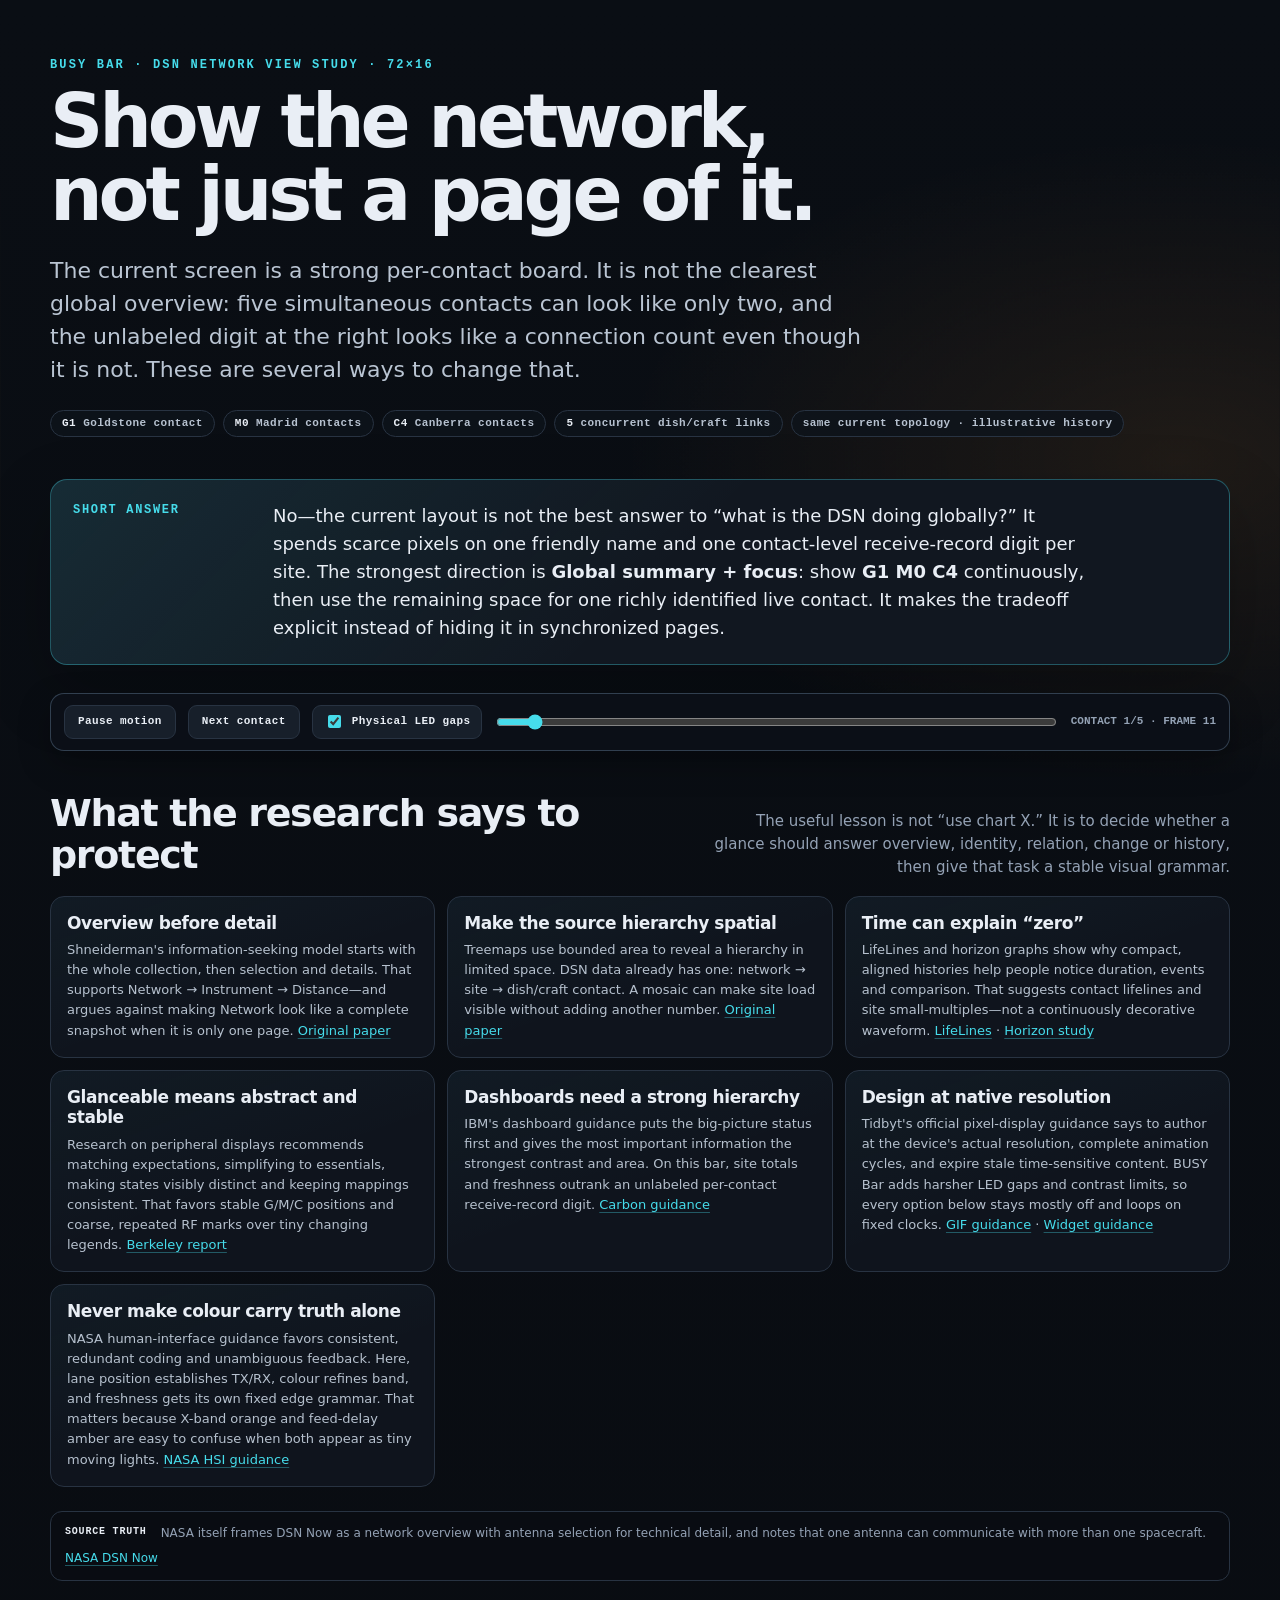
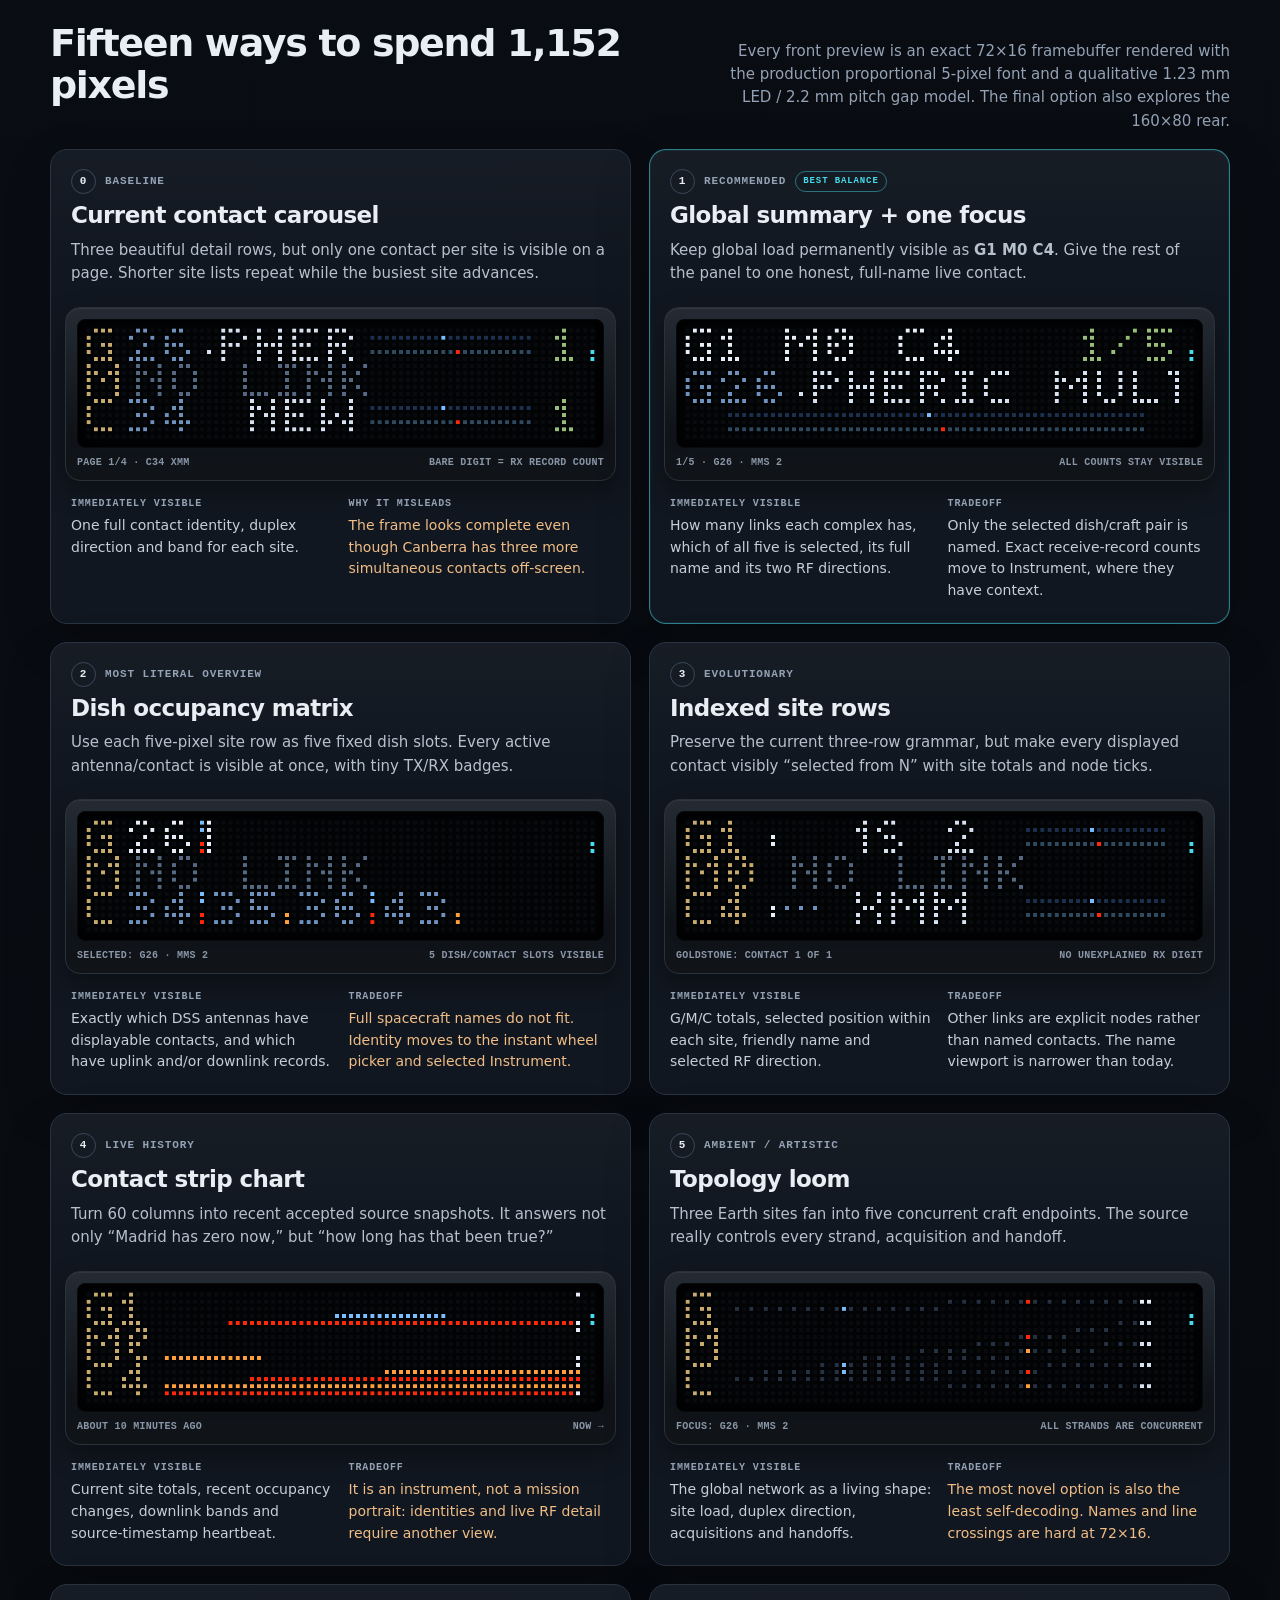
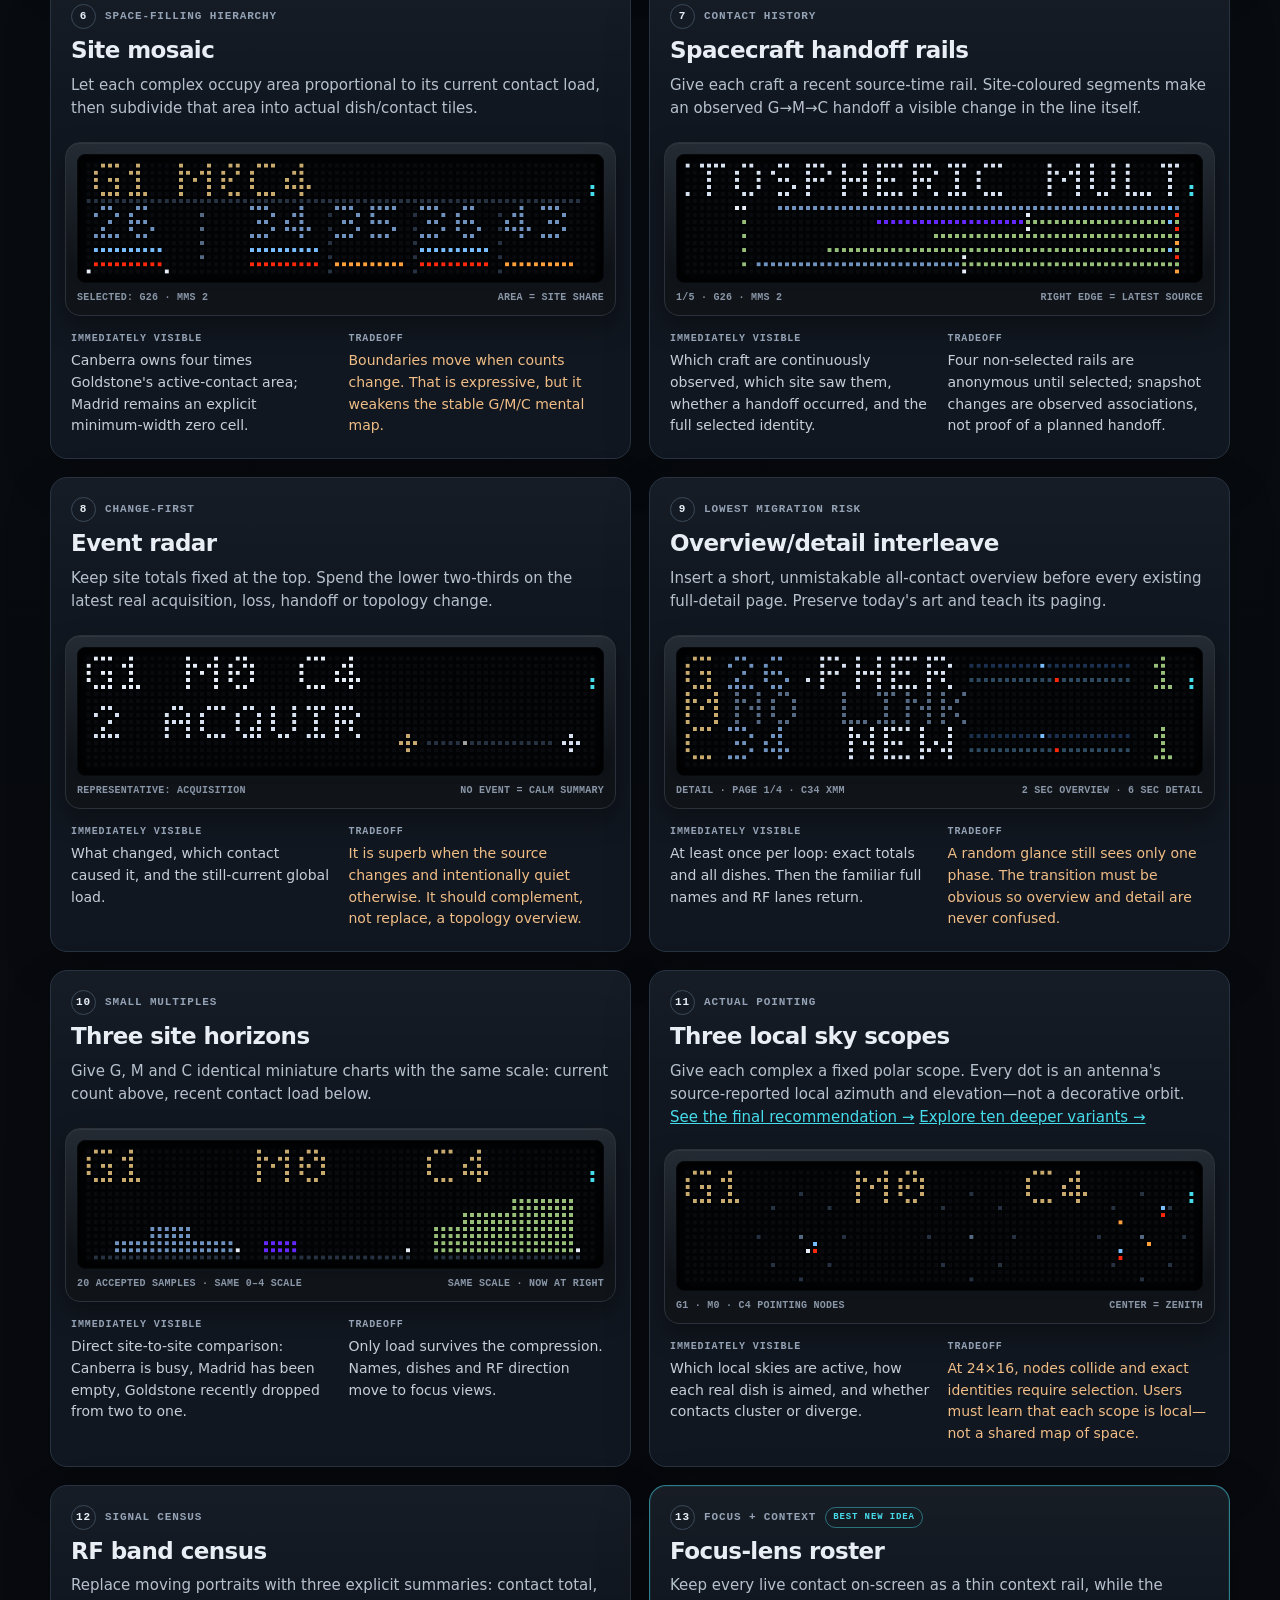
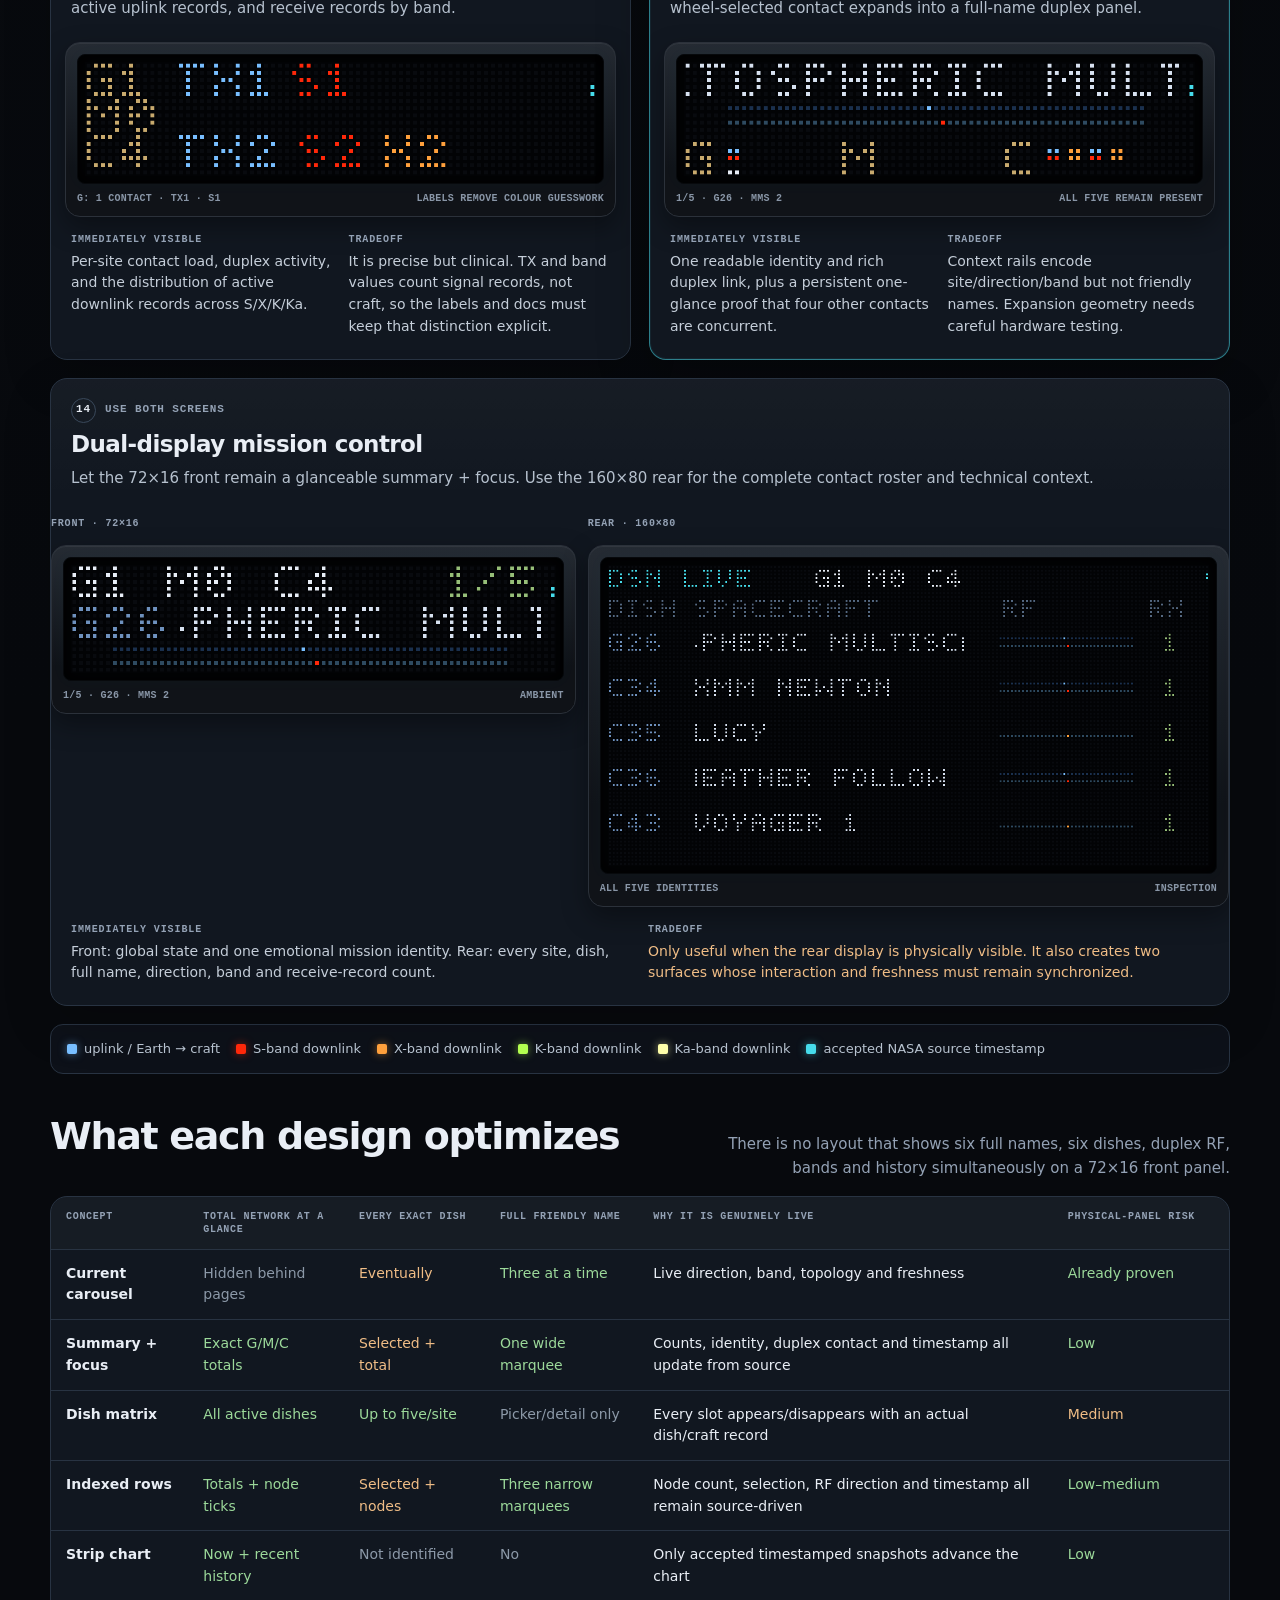
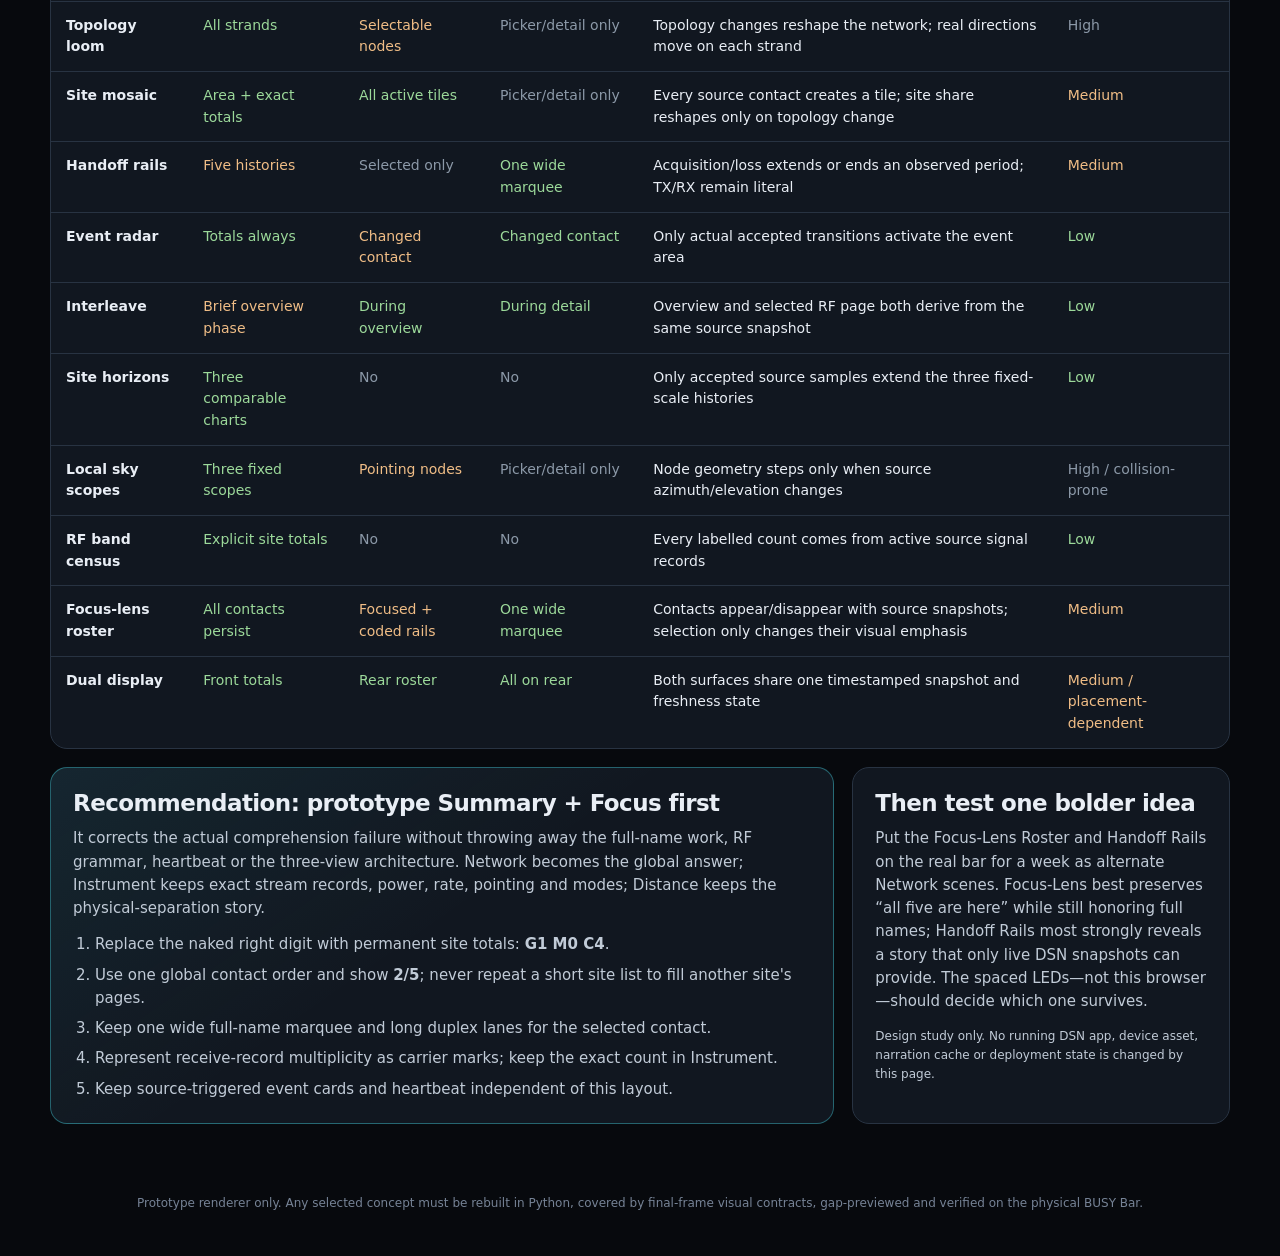
<file: docs/design/2026-08-08-dsn-network-view-options.html>
<!doctype html>
<html lang="en">
<head>
  <meta charset="utf-8">
  <meta name="viewport" content="width=device-width, initial-scale=1">
  <link rel="icon" href="data:,">
  <title>DSN Network View — 72×16 design study</title>
  <style>
    :root {
      color-scheme: dark;
      --bg: #080b10;
      --panel: #111720;
      --panel-2: #151d28;
      --edge: #283342;
      --edge-hi: #39485a;
      --ink: #e9eef5;
      --muted: #94a2b5;
      --quiet: #657286;
      --cyan: #46dceb;
      --blue: #78beff;
      --orange: #ffa03c;
      --amber: #ffae32;
      --green: #96be78;
      --red: #f54137;
      --radius: 17px;
      --body: Inter, ui-sans-serif, system-ui, -apple-system, BlinkMacSystemFont, "Segoe UI", sans-serif;
      --mono: "SFMono-Regular", Consolas, "Liberation Mono", monospace;
    }

    * { box-sizing: border-box; }

    html {
      min-width: 320px;
      background: var(--bg);
    }

    body {
      margin: 0;
      color: var(--ink);
      font: 15px/1.55 var(--body);
      background:
        radial-gradient(1000px 560px at 12% -8%, rgba(70, 220, 235, 0.10), transparent 60%),
        radial-gradient(900px 520px at 92% 6%, rgba(255, 160, 60, 0.09), transparent 62%),
        linear-gradient(180deg, #0a0e14, #07090d 72%);
    }

    a { color: var(--cyan); }

    .wrap {
      width: min(1180px, calc(100% - 32px));
      margin: 0 auto;
    }

    header {
      padding: 58px 0 30px;
    }

    .eyebrow {
      margin: 0 0 13px;
      color: var(--cyan);
      font: 700 12px/1.2 var(--mono);
      letter-spacing: 0.18em;
      text-transform: uppercase;
    }

    h1 {
      max-width: 900px;
      margin: 0;
      font-size: clamp(38px, 7vw, 74px);
      line-height: 0.98;
      letter-spacing: -0.055em;
      font-weight: 680;
    }

    .lede {
      max-width: 820px;
      margin: 24px 0 0;
      color: #bac5d3;
      font-size: clamp(17px, 2.2vw, 22px);
      line-height: 1.5;
    }

    .chips {
      display: flex;
      flex-wrap: wrap;
      gap: 8px;
      margin-top: 24px;
    }

    .chip {
      border: 1px solid var(--edge);
      border-radius: 999px;
      padding: 7px 11px;
      color: #b7c2d0;
      background: rgba(14, 20, 28, 0.78);
      font: 700 11px/1 var(--mono);
      letter-spacing: 0.04em;
    }

    .chip strong { color: var(--ink); }

    .verdict {
      display: grid;
      grid-template-columns: 180px minmax(0, 1fr);
      gap: 20px;
      margin: 12px 0 28px;
      padding: 22px;
      border: 1px solid rgba(70, 220, 235, 0.32);
      border-radius: var(--radius);
      background:
        linear-gradient(135deg, rgba(70, 220, 235, 0.10), transparent 52%),
        var(--panel);
      box-shadow: 0 26px 70px rgba(0, 0, 0, 0.22);
    }

    .verdict-label {
      color: var(--cyan);
      font: 700 12px/1.35 var(--mono);
      letter-spacing: 0.14em;
      text-transform: uppercase;
    }

    .verdict p {
      max-width: 820px;
      margin: 0;
      font-size: 18px;
      line-height: 1.55;
    }

    .controls {
      position: sticky;
      top: 10px;
      z-index: 10;
      display: flex;
      align-items: center;
      flex-wrap: wrap;
      gap: 12px;
      margin: 0 0 24px;
      padding: 11px 13px;
      border: 1px solid rgba(57, 72, 90, 0.85);
      border-radius: 14px;
      background: rgba(12, 17, 24, 0.88);
      box-shadow: 0 12px 32px rgba(0, 0, 0, 0.28);
      backdrop-filter: blur(14px);
    }

    button,
    .toggle {
      min-height: 34px;
      border: 1px solid var(--edge);
      border-radius: 9px;
      color: var(--ink);
      background: #171f2a;
      font: 700 11px/1 var(--mono);
      letter-spacing: 0.035em;
    }

    button {
      cursor: pointer;
      padding: 0 13px;
    }

    button:hover { border-color: var(--cyan); }

    .toggle {
      display: inline-flex;
      align-items: center;
      gap: 8px;
      padding: 0 11px;
      cursor: pointer;
    }

    .toggle input { accent-color: var(--cyan); }

    .scrub {
      flex: 1 1 220px;
      min-width: 150px;
      accent-color: var(--cyan);
    }

    .clock {
      margin-left: auto;
      color: var(--muted);
      font: 700 11px/1 var(--mono);
      white-space: nowrap;
    }

    .section-head {
      display: flex;
      align-items: baseline;
      justify-content: space-between;
      gap: 18px;
      margin: 42px 0 16px;
    }

    h2 {
      margin: 0;
      font-size: clamp(25px, 3.6vw, 38px);
      line-height: 1.1;
      letter-spacing: -0.035em;
    }

    .section-note {
      max-width: 520px;
      margin: 0;
      color: var(--muted);
      text-align: right;
    }

    .research-grid {
      display: grid;
      grid-template-columns: repeat(3, minmax(0, 1fr));
      gap: 12px;
      margin-bottom: 24px;
    }

    .research-card {
      min-width: 0;
      padding: 16px;
      border: 1px solid var(--edge);
      border-radius: 14px;
      background:
        linear-gradient(160deg, rgba(70, 220, 235, 0.035), transparent 55%),
        rgba(17, 23, 32, 0.78);
    }

    .research-card h3 {
      margin-bottom: 7px;
      font-size: 17px;
    }

    .research-card p {
      margin: 0;
      color: #b6c1ce;
      font-size: 13px;
    }

    .research-card a,
    .source-list a {
      color: var(--cyan);
      text-decoration-color: rgba(70, 220, 235, 0.35);
      text-underline-offset: 3px;
    }

    .source-list {
      display: flex;
      flex-wrap: wrap;
      gap: 7px 14px;
      margin: 0 0 28px;
      padding: 12px 14px;
      border: 1px solid var(--edge);
      border-radius: 12px;
      color: var(--muted);
      background: rgba(9, 13, 18, 0.58);
      font-size: 12px;
    }

    .source-list strong {
      color: var(--ink);
      font-family: var(--mono);
      font-size: 10px;
      letter-spacing: 0.08em;
      text-transform: uppercase;
    }

    .concepts {
      display: grid;
      grid-template-columns: repeat(2, minmax(0, 1fr));
      gap: 18px;
    }

    .concept {
      min-width: 0;
      overflow: hidden;
      border: 1px solid var(--edge);
      border-radius: var(--radius);
      background:
        linear-gradient(180deg, rgba(255, 255, 255, 0.025), transparent 120px),
        var(--panel);
      box-shadow: 0 18px 48px rgba(0, 0, 0, 0.17);
    }

    .concept.recommended {
      border-color: rgba(70, 220, 235, 0.52);
      box-shadow:
        0 0 0 1px rgba(70, 220, 235, 0.07) inset,
        0 18px 54px rgba(0, 0, 0, 0.24);
    }

    .concept.wide { grid-column: 1 / -1; }

    .dual-preview {
      display: grid;
      grid-template-columns: minmax(0, 0.9fr) minmax(0, 1.1fr);
      gap: 12px;
      align-items: start;
    }

    .dual-preview .display-shell { margin-inline: 0; }

    .display-label {
      margin: 0 0 7px;
      color: var(--muted);
      font: 700 10px/1 var(--mono);
      letter-spacing: 0.08em;
      text-transform: uppercase;
    }

    canvas.rear {
      aspect-ratio: 2 / 1;
    }

    .concept-copy {
      padding: 19px 20px 4px;
    }

    .concept-kicker {
      display: flex;
      align-items: center;
      gap: 9px;
      margin-bottom: 8px;
      color: var(--muted);
      font: 700 11px/1.2 var(--mono);
      letter-spacing: 0.08em;
      text-transform: uppercase;
    }

    .rank {
      display: inline-grid;
      width: 25px;
      height: 25px;
      place-items: center;
      border: 1px solid var(--edge-hi);
      border-radius: 50%;
      color: var(--ink);
    }

    .recommend-tag {
      border: 1px solid rgba(70, 220, 235, 0.45);
      border-radius: 999px;
      padding: 4px 7px;
      color: var(--cyan);
      font-size: 9px;
    }

    h3 {
      margin: 0;
      font-size: 23px;
      line-height: 1.2;
      letter-spacing: -0.025em;
    }

    .thesis {
      min-height: 48px;
      margin: 9px 0 0;
      color: #b6c1ce;
    }

    .display-shell {
      margin: 16px 14px 0;
      padding: 11px;
      border: 1px solid #2b313a;
      border-radius: 15px;
      background:
        linear-gradient(180deg, #252b33, #101318 72%),
        #11151a;
      box-shadow:
        inset 0 1px rgba(255, 255, 255, 0.06),
        0 10px 26px rgba(0, 0, 0, 0.35);
    }

    .display-bezel {
      padding: 7px;
      border: 1px solid #07090c;
      border-radius: 8px;
      background: #020305;
      box-shadow:
        inset 0 0 18px rgba(0, 0, 0, 0.95),
        0 0 18px rgba(70, 220, 235, 0.025);
    }

    canvas {
      display: block;
      width: 100%;
      height: auto;
      aspect-ratio: 72 / 16;
      background: #020305;
    }

    .screen-meta {
      display: flex;
      justify-content: space-between;
      gap: 12px;
      margin-top: 8px;
      color: #8996a7;
      font: 700 10px/1.3 var(--mono);
      letter-spacing: 0.025em;
      text-transform: uppercase;
    }

    .concept-details {
      display: grid;
      grid-template-columns: 1fr 1fr;
      gap: 16px;
      padding: 17px 20px 21px;
    }

    .detail-label {
      margin-bottom: 5px;
      color: var(--muted);
      font: 700 10px/1.2 var(--mono);
      letter-spacing: 0.09em;
      text-transform: uppercase;
    }

    .detail-copy {
      margin: 0;
      color: #c5ced9;
      font-size: 14px;
    }

    .failure { color: #f0bd86; }

    .legend {
      display: flex;
      flex-wrap: wrap;
      gap: 9px 16px;
      margin: 18px 0 0;
      padding: 14px 16px;
      border: 1px solid var(--edge);
      border-radius: 13px;
      background: rgba(16, 22, 30, 0.72);
      color: #b8c3d0;
      font-size: 13px;
    }

    .legend-item {
      display: inline-flex;
      align-items: center;
      gap: 7px;
    }

    .swatch {
      width: 10px;
      height: 10px;
      border-radius: 2px;
      background: var(--swatch);
      box-shadow: 0 0 8px color-mix(in srgb, var(--swatch) 55%, transparent);
    }

    .table-wrap {
      overflow-x: auto;
      border: 1px solid var(--edge);
      border-radius: var(--radius);
      background: var(--panel);
    }

    table {
      width: 100%;
      min-width: 850px;
      border-collapse: collapse;
      font-size: 14px;
    }

    th,
    td {
      padding: 13px 15px;
      border-bottom: 1px solid var(--edge);
      text-align: left;
      vertical-align: top;
    }

    th {
      color: var(--muted);
      background: rgba(255, 255, 255, 0.02);
      font: 700 10px/1.3 var(--mono);
      letter-spacing: 0.07em;
      text-transform: uppercase;
    }

    tbody tr:last-child td { border-bottom: 0; }
    td:first-child { color: var(--ink); font-weight: 700; }
    .yes { color: #9cd99a; }
    .some { color: #f0bd86; }
    .no { color: #8c99a8; }

    .recommendation {
      display: grid;
      grid-template-columns: minmax(0, 1.35fr) minmax(280px, 0.65fr);
      gap: 18px;
      margin: 18px 0 70px;
    }

    .recommendation > div {
      padding: 22px;
      border: 1px solid var(--edge);
      border-radius: var(--radius);
      background: var(--panel);
    }

    .recommendation .primary {
      border-color: rgba(70, 220, 235, 0.38);
      background:
        linear-gradient(145deg, rgba(70, 220, 235, 0.08), transparent 48%),
        var(--panel);
    }

    .recommendation h3 { margin-bottom: 10px; }
    .recommendation p { margin: 0; color: #c1cbd7; }
    .recommendation ol { margin: 13px 0 0; padding-left: 22px; color: #c1cbd7; }
    .recommendation li + li { margin-top: 7px; }

    .fine {
      color: var(--muted);
      font-size: 12px;
    }

    footer {
      padding: 0 0 44px;
      color: #768396;
      font-size: 12px;
      text-align: center;
    }

    @media (max-width: 830px) {
      .concepts { grid-template-columns: 1fr; }
      .concept.wide { grid-column: auto; }
      .research-grid { grid-template-columns: 1fr 1fr; }
      .verdict { grid-template-columns: 1fr; }
      .section-head { display: block; }
      .section-note { margin-top: 8px; text-align: left; }
      .recommendation { grid-template-columns: 1fr; }
      .clock { width: 100%; margin-left: 0; }
    }

    @media (max-width: 540px) {
      .wrap { width: min(100% - 20px, 1180px); }
      header { padding-top: 36px; }
      .concept-details { grid-template-columns: 1fr; }
      .research-grid,
      .dual-preview { grid-template-columns: 1fr; }
      .display-shell { margin-inline: 8px; padding: 8px; }
      .dual-preview .display-shell { margin-inline: 0; }
      .concept-copy,
      .concept-details { padding-inline: 15px; }
    }
  </style>
</head>
<body>
  <header class="wrap">
    <p class="eyebrow">BUSY Bar · DSN Network View Study · 72×16</p>
    <h1>Show the network,<br>not just a page of it.</h1>
    <p class="lede">
      The current screen is a strong per-contact board. It is not the clearest
      global overview: five simultaneous contacts can look like only two, and
      the unlabeled digit at the right looks like a connection count even
      though it is not. These are several ways to change that.
    </p>
    <div class="chips" aria-label="Representative fixture">
      <span class="chip"><strong>G1</strong> Goldstone contact</span>
      <span class="chip"><strong>M0</strong> Madrid contacts</span>
      <span class="chip"><strong>C4</strong> Canberra contacts</span>
      <span class="chip"><strong>5</strong> concurrent dish/craft links</span>
      <span class="chip">same current topology · illustrative history</span>
    </div>
  </header>

  <main class="wrap">
    <section class="verdict" aria-labelledby="verdict-heading">
      <div class="verdict-label" id="verdict-heading">Short answer</div>
      <p>
        No—the current layout is not the best answer to “what is the DSN doing
        globally?” It spends scarce pixels on one friendly name and one
        contact-level receive-record digit per site. The strongest direction is
        <strong>Global summary + focus</strong>: show <strong>G1 M0 C4</strong>
        continuously, then use the remaining space for one richly identified
        live contact. It makes the tradeoff explicit instead of hiding it in
        synchronized pages.
      </p>
    </section>

    <section class="controls" aria-label="Preview controls">
      <button type="button" id="play">Pause motion</button>
      <button type="button" id="next">Next contact</button>
      <label class="toggle">
        <input type="checkbox" id="gaps" checked>
        Physical LED gaps
      </label>
      <input class="scrub" id="scrub" type="range" min="0" max="199" value="0" aria-label="Animation frame">
      <span class="clock" id="clock">CONTACT 1/5 · FRAME 00</span>
    </section>

    <section aria-labelledby="research-heading">
      <div class="section-head">
        <h2 id="research-heading">What the research says to protect</h2>
        <p class="section-note">
          The useful lesson is not “use chart X.” It is to decide whether a
          glance should answer overview, identity, relation, change or history,
          then give that task a stable visual grammar.
        </p>
      </div>
      <div class="research-grid">
        <article class="research-card">
          <h3>Overview before detail</h3>
          <p>
            Shneiderman's information-seeking model starts with the whole
            collection, then selection and details. That supports Network →
            Instrument → Distance—and argues against making Network look like
            a complete snapshot when it is only one page.
            <a href="https://www.cs.umd.edu/~ben/papers/Shneiderman1996eyes.pdf">Original paper</a>
          </p>
        </article>
        <article class="research-card">
          <h3>Make the source hierarchy spatial</h3>
          <p>
            Treemaps use bounded area to reveal a hierarchy in limited space.
            DSN data already has one: network → site → dish/craft contact. A
            mosaic can make site load visible without adding another number.
            <a href="https://www.cs.umd.edu/~ben/papers/Johnson1991Tree.pdf">Original paper</a>
          </p>
        </article>
        <article class="research-card">
          <h3>Time can explain “zero”</h3>
          <p>
            LifeLines and horizon graphs show why compact, aligned histories
            help people notice duration, events and comparison. That suggests
            contact lifelines and site small-multiples—not a continuously
            decorative waveform.
            <a href="https://www.cs.umd.edu/~ben/papers/Plaisant1996LifeLines.pdf">LifeLines</a> ·
            <a href="https://idl.uw.edu/papers/horizon">Horizon study</a>
          </p>
        </article>
        <article class="research-card">
          <h3>Glanceable means abstract and stable</h3>
          <p>
            Research on peripheral displays recommends matching expectations,
            simplifying to essentials, making states visibly distinct and
            keeping mappings consistent. That favors stable G/M/C positions
            and coarse, repeated RF marks over tiny changing legends.
            <a href="https://www2.eecs.berkeley.edu/Pubs/TechRpts/2006/EECS-2006-113.pdf">Berkeley report</a>
          </p>
        </article>
        <article class="research-card">
          <h3>Dashboards need a strong hierarchy</h3>
          <p>
            IBM's dashboard guidance puts the big-picture status first and
            gives the most important information the strongest contrast and
            area. On this bar, site totals and freshness outrank an unlabeled
            per-contact receive-record digit.
            <a href="https://carbondesignsystem.com/data-visualization/dashboards/">Carbon guidance</a>
          </p>
        </article>
        <article class="research-card">
          <h3>Design at native resolution</h3>
          <p>
            Tidbyt's official pixel-display guidance says to author at the
            device's actual resolution, complete animation cycles, and expire
            stale time-sensitive content. BUSY Bar adds harsher LED gaps and
            contrast limits, so every option below stays mostly off and loops
            on fixed clocks.
            <a href="https://tidbyt.dev/docs/reference/gifs">GIF guidance</a> ·
            <a href="https://tidbyt.dev/docs/reference/widgets">Widget guidance</a>
          </p>
        </article>
        <article class="research-card">
          <h3>Never make colour carry truth alone</h3>
          <p>
            NASA human-interface guidance favors consistent, redundant coding
            and unambiguous feedback. Here, lane position establishes TX/RX,
            colour refines band, and freshness gets its own fixed edge grammar.
            That matters because X-band orange and feed-delay amber are easy to
            confuse when both appear as tiny moving lights.
            <a href="https://www.nasa.gov/wp-content/uploads/2023/03/human-integration-design-processes.pdf">NASA HSI guidance</a>
          </p>
        </article>
      </div>
      <div class="source-list">
        <strong>Source truth</strong>
        <span>NASA itself frames DSN Now as a network overview with antenna selection for technical detail, and notes that one antenna can communicate with more than one spacecraft.</span>
        <a href="https://eyes.nasa.gov/apps/dsn-now/index.html">NASA DSN Now</a>
      </div>
    </section>

    <section aria-labelledby="concepts-heading">
      <div class="section-head">
        <h2 id="concepts-heading">Fifteen ways to spend 1,152 pixels</h2>
        <p class="section-note">
          Every front preview is an exact 72×16 framebuffer rendered with the
          production proportional 5-pixel font and a qualitative 1.23 mm LED /
          2.2 mm pitch gap model. The final option also explores the 160×80 rear.
        </p>
      </div>

      <div class="concepts">
        <article class="concept">
          <div class="concept-copy">
            <div class="concept-kicker"><span class="rank">0</span> Baseline</div>
            <h3>Current contact carousel</h3>
            <p class="thesis">
              Three beautiful detail rows, but only one contact per site is
              visible on a page. Shorter site lists repeat while the busiest
              site advances.
            </p>
          </div>
          <div class="display-shell">
            <div class="display-bezel"><canvas id="current" width="1296" height="288"></canvas></div>
            <div class="screen-meta"><span id="current-meta">Page 1/4</span><span>bare digit = RX record count</span></div>
          </div>
          <div class="concept-details">
            <div>
              <div class="detail-label">Immediately visible</div>
              <p class="detail-copy">One full contact identity, duplex direction and band for each site.</p>
            </div>
            <div>
              <div class="detail-label">Why it misleads</div>
              <p class="detail-copy failure">The frame looks complete even though Canberra has three more simultaneous contacts off-screen.</p>
            </div>
          </div>
        </article>

        <article class="concept recommended">
          <div class="concept-copy">
            <div class="concept-kicker">
              <span class="rank">1</span> Recommended
              <span class="recommend-tag">BEST BALANCE</span>
            </div>
            <h3>Global summary + one focus</h3>
            <p class="thesis">
              Keep global load permanently visible as <strong>G1 M0 C4</strong>.
              Give the rest of the panel to one honest, full-name live contact.
            </p>
          </div>
          <div class="display-shell">
            <div class="display-bezel"><canvas id="summary" width="1296" height="288"></canvas></div>
            <div class="screen-meta"><span id="summary-meta">1/5 · G26</span><span>all counts stay visible</span></div>
          </div>
          <div class="concept-details">
            <div>
              <div class="detail-label">Immediately visible</div>
              <p class="detail-copy">How many links each complex has, which of all five is selected, its full name and its two RF directions.</p>
            </div>
            <div>
              <div class="detail-label">Tradeoff</div>
              <p class="detail-copy">Only the selected dish/craft pair is named. Exact receive-record counts move to Instrument, where they have context.</p>
            </div>
          </div>
        </article>

        <article class="concept">
          <div class="concept-copy">
            <div class="concept-kicker"><span class="rank">2</span> Most literal overview</div>
            <h3>Dish occupancy matrix</h3>
            <p class="thesis">
              Use each five-pixel site row as five fixed dish slots. Every
              active antenna/contact is visible at once, with tiny TX/RX badges.
            </p>
          </div>
          <div class="display-shell">
            <div class="display-bezel"><canvas id="matrix" width="1296" height="288"></canvas></div>
            <div class="screen-meta"><span id="matrix-meta">Selected: G26 · MMS 2</span><span>5 dish/contact slots visible</span></div>
          </div>
          <div class="concept-details">
            <div>
              <div class="detail-label">Immediately visible</div>
              <p class="detail-copy">Exactly which DSS antennas have displayable contacts, and which have uplink and/or downlink records.</p>
            </div>
            <div>
              <div class="detail-label">Tradeoff</div>
              <p class="detail-copy failure">Full spacecraft names do not fit. Identity moves to the instant wheel picker and selected Instrument.</p>
            </div>
          </div>
        </article>

        <article class="concept">
          <div class="concept-copy">
            <div class="concept-kicker"><span class="rank">3</span> Evolutionary</div>
            <h3>Indexed site rows</h3>
            <p class="thesis">
              Preserve the current three-row grammar, but make every displayed
              contact visibly “selected from N” with site totals and node ticks.
            </p>
          </div>
          <div class="display-shell">
            <div class="display-bezel"><canvas id="indexed" width="1296" height="288"></canvas></div>
            <div class="screen-meta"><span id="indexed-meta">Canberra: contact 1 of 4</span><span>no unexplained RX digit</span></div>
          </div>
          <div class="concept-details">
            <div>
              <div class="detail-label">Immediately visible</div>
              <p class="detail-copy">G/M/C totals, selected position within each site, friendly name and selected RF direction.</p>
            </div>
            <div>
              <div class="detail-label">Tradeoff</div>
              <p class="detail-copy">Other links are explicit nodes rather than named contacts. The name viewport is narrower than today.</p>
            </div>
          </div>
        </article>

        <article class="concept">
          <div class="concept-copy">
            <div class="concept-kicker"><span class="rank">4</span> Live history</div>
            <h3>Contact strip chart</h3>
            <p class="thesis">
              Turn 60 columns into recent accepted source snapshots. It answers
              not only “Madrid has zero now,” but “how long has that been true?”
            </p>
          </div>
          <div class="display-shell">
            <div class="display-bezel"><canvas id="history" width="1296" height="288"></canvas></div>
            <div class="screen-meta"><span>about 10 minutes ago</span><span>now →</span></div>
          </div>
          <div class="concept-details">
            <div>
              <div class="detail-label">Immediately visible</div>
              <p class="detail-copy">Current site totals, recent occupancy changes, downlink bands and source-timestamp heartbeat.</p>
            </div>
            <div>
              <div class="detail-label">Tradeoff</div>
              <p class="detail-copy failure">It is an instrument, not a mission portrait: identities and live RF detail require another view.</p>
            </div>
          </div>
        </article>

        <article class="concept">
          <div class="concept-copy">
            <div class="concept-kicker"><span class="rank">5</span> Ambient / artistic</div>
            <h3>Topology loom</h3>
            <p class="thesis">
              Three Earth sites fan into five concurrent craft endpoints. The
              source really controls every strand, acquisition and handoff.
            </p>
          </div>
          <div class="display-shell">
            <div class="display-bezel"><canvas id="loom" width="1296" height="288"></canvas></div>
            <div class="screen-meta"><span id="loom-meta">Focus: G26 · MMS 2</span><span>all strands are concurrent</span></div>
          </div>
          <div class="concept-details">
            <div>
              <div class="detail-label">Immediately visible</div>
              <p class="detail-copy">The global network as a living shape: site load, duplex direction, acquisitions and handoffs.</p>
            </div>
            <div>
              <div class="detail-label">Tradeoff</div>
              <p class="detail-copy failure">The most novel option is also the least self-decoding. Names and line crossings are hard at 72×16.</p>
            </div>
          </div>
        </article>

        <article class="concept">
          <div class="concept-copy">
            <div class="concept-kicker"><span class="rank">6</span> Space-filling hierarchy</div>
            <h3>Site mosaic</h3>
            <p class="thesis">
              Let each complex occupy area proportional to its current contact
              load, then subdivide that area into actual dish/contact tiles.
            </p>
          </div>
          <div class="display-shell">
            <div class="display-bezel"><canvas id="mosaic" width="1296" height="288"></canvas></div>
            <div class="screen-meta"><span id="mosaic-meta">Selected: G26 · MMS 2</span><span>area = site share</span></div>
          </div>
          <div class="concept-details">
            <div>
              <div class="detail-label">Immediately visible</div>
              <p class="detail-copy">Canberra owns four times Goldstone's active-contact area; Madrid remains an explicit minimum-width zero cell.</p>
            </div>
            <div>
              <div class="detail-label">Tradeoff</div>
              <p class="detail-copy failure">Boundaries move when counts change. That is expressive, but it weakens the stable G/M/C mental map.</p>
            </div>
          </div>
        </article>

        <article class="concept">
          <div class="concept-copy">
            <div class="concept-kicker"><span class="rank">7</span> Contact history</div>
            <h3>Spacecraft handoff rails</h3>
            <p class="thesis">
              Give each craft a recent source-time rail. Site-coloured segments
              make an observed G→M→C handoff a visible change in the line itself.
            </p>
          </div>
          <div class="display-shell">
            <div class="display-bezel"><canvas id="lifelines" width="1296" height="288"></canvas></div>
            <div class="screen-meta"><span id="lifelines-meta">1/5 · G26 · MMS 2</span><span>right edge = latest source</span></div>
          </div>
          <div class="concept-details">
            <div>
              <div class="detail-label">Immediately visible</div>
              <p class="detail-copy">Which craft are continuously observed, which site saw them, whether a handoff occurred, and the full selected identity.</p>
            </div>
            <div>
              <div class="detail-label">Tradeoff</div>
              <p class="detail-copy">Four non-selected rails are anonymous until selected; snapshot changes are observed associations, not proof of a planned handoff.</p>
            </div>
          </div>
        </article>

        <article class="concept">
          <div class="concept-copy">
            <div class="concept-kicker"><span class="rank">8</span> Change-first</div>
            <h3>Event radar</h3>
            <p class="thesis">
              Keep site totals fixed at the top. Spend the lower two-thirds on
              the latest real acquisition, loss, handoff or topology change.
            </p>
          </div>
          <div class="display-shell">
            <div class="display-bezel"><canvas id="eventradar" width="1296" height="288"></canvas></div>
            <div class="screen-meta"><span id="event-meta">Representative: acquisition</span><span>no event = calm summary</span></div>
          </div>
          <div class="concept-details">
            <div>
              <div class="detail-label">Immediately visible</div>
              <p class="detail-copy">What changed, which contact caused it, and the still-current global load.</p>
            </div>
            <div>
              <div class="detail-label">Tradeoff</div>
              <p class="detail-copy failure">It is superb when the source changes and intentionally quiet otherwise. It should complement, not replace, a topology overview.</p>
            </div>
          </div>
        </article>

        <article class="concept">
          <div class="concept-copy">
            <div class="concept-kicker"><span class="rank">9</span> Lowest migration risk</div>
            <h3>Overview/detail interleave</h3>
            <p class="thesis">
              Insert a short, unmistakable all-contact overview before every
              existing full-detail page. Preserve today's art and teach its paging.
            </p>
          </div>
          <div class="display-shell">
            <div class="display-bezel"><canvas id="interleave" width="1296" height="288"></canvas></div>
            <div class="screen-meta"><span id="interleave-meta">Overview phase</span><span>2 sec overview · 6 sec detail</span></div>
          </div>
          <div class="concept-details">
            <div>
              <div class="detail-label">Immediately visible</div>
              <p class="detail-copy">At least once per loop: exact totals and all dishes. Then the familiar full names and RF lanes return.</p>
            </div>
            <div>
              <div class="detail-label">Tradeoff</div>
              <p class="detail-copy failure">A random glance still sees only one phase. The transition must be obvious so overview and detail are never confused.</p>
            </div>
          </div>
        </article>

        <article class="concept">
          <div class="concept-copy">
            <div class="concept-kicker"><span class="rank">10</span> Small multiples</div>
            <h3>Three site horizons</h3>
            <p class="thesis">
              Give G, M and C identical miniature charts with the same scale:
              current count above, recent contact load below.
            </p>
          </div>
          <div class="display-shell">
            <div class="display-bezel"><canvas id="multiples" width="1296" height="288"></canvas></div>
            <div class="screen-meta"><span id="multiples-meta">20 accepted samples per site</span><span>same scale · now at right</span></div>
          </div>
          <div class="concept-details">
            <div>
              <div class="detail-label">Immediately visible</div>
              <p class="detail-copy">Direct site-to-site comparison: Canberra is busy, Madrid has been empty, Goldstone recently dropped from two to one.</p>
            </div>
            <div>
              <div class="detail-label">Tradeoff</div>
              <p class="detail-copy">Only load survives the compression. Names, dishes and RF direction move to focus views.</p>
            </div>
          </div>
        </article>

        <article class="concept">
          <div class="concept-copy">
            <div class="concept-kicker"><span class="rank">11</span> Actual pointing</div>
            <h3>Three local sky scopes</h3>
            <p class="thesis">
              Give each complex a fixed polar scope. Every dot is an antenna's
              source-reported local azimuth and elevation—not a decorative orbit.
              <a href="2026-08-08-dsn-three-skies-final.html">See the final recommendation →</a>
              <a href="2026-08-08-dsn-local-sky-scope-options.html">Explore ten deeper variants →</a>
            </p>
          </div>
          <div class="display-shell">
            <div class="display-bezel"><canvas id="skyscopes" width="1296" height="288"></canvas></div>
            <div class="screen-meta"><span id="skyscopes-meta">G1 · M0 · C4 pointing nodes</span><span>center = zenith</span></div>
          </div>
          <div class="concept-details">
            <div>
              <div class="detail-label">Immediately visible</div>
              <p class="detail-copy">Which local skies are active, how each real dish is aimed, and whether contacts cluster or diverge.</p>
            </div>
            <div>
              <div class="detail-label">Tradeoff</div>
              <p class="detail-copy failure">At 24×16, nodes collide and exact identities require selection. Users must learn that each scope is local—not a shared map of space.</p>
            </div>
          </div>
        </article>

        <article class="concept">
          <div class="concept-copy">
            <div class="concept-kicker"><span class="rank">12</span> Signal census</div>
            <h3>RF band census</h3>
            <p class="thesis">
              Replace moving portraits with three explicit summaries: contact
              total, active uplink records, and receive records by band.
            </p>
          </div>
          <div class="display-shell">
            <div class="display-bezel"><canvas id="bandcensus" width="1296" height="288"></canvas></div>
            <div class="screen-meta"><span id="bandcensus-meta">G: 1 contact · TX1 · S1</span><span>labels remove colour guesswork</span></div>
          </div>
          <div class="concept-details">
            <div>
              <div class="detail-label">Immediately visible</div>
              <p class="detail-copy">Per-site contact load, duplex activity, and the distribution of active downlink records across S/X/K/Ka.</p>
            </div>
            <div>
              <div class="detail-label">Tradeoff</div>
              <p class="detail-copy">It is precise but clinical. TX and band values count signal records, not craft, so the labels and docs must keep that distinction explicit.</p>
            </div>
          </div>
        </article>

        <article class="concept recommended">
          <div class="concept-copy">
            <div class="concept-kicker">
              <span class="rank">13</span> Focus + context
              <span class="recommend-tag">BEST NEW IDEA</span>
            </div>
            <h3>Focus-lens roster</h3>
            <p class="thesis">
              Keep every live contact on-screen as a thin context rail, while
              the wheel-selected contact expands into a full-name duplex panel.
            </p>
          </div>
          <div class="display-shell">
            <div class="display-bezel"><canvas id="focuslens" width="1296" height="288"></canvas></div>
            <div class="screen-meta"><span id="focuslens-meta">1/5 · G26 · MMS 2</span><span>all five remain present</span></div>
          </div>
          <div class="concept-details">
            <div>
              <div class="detail-label">Immediately visible</div>
              <p class="detail-copy">One readable identity and rich duplex link, plus a persistent one-glance proof that four other contacts are concurrent.</p>
            </div>
            <div>
              <div class="detail-label">Tradeoff</div>
              <p class="detail-copy">Context rails encode site/direction/band but not friendly names. Expansion geometry needs careful hardware testing.</p>
            </div>
          </div>
        </article>

        <article class="concept wide">
          <div class="concept-copy">
            <div class="concept-kicker"><span class="rank">14</span> Use both screens</div>
            <h3>Dual-display mission control</h3>
            <p class="thesis">
              Let the 72×16 front remain a glanceable summary + focus. Use the
              160×80 rear for the complete contact roster and technical context.
            </p>
          </div>
          <div class="dual-preview">
            <div>
              <p class="display-label">Front · 72×16</p>
              <div class="display-shell">
                <div class="display-bezel"><canvas id="dual-front" width="1296" height="288"></canvas></div>
                <div class="screen-meta"><span id="dual-meta">1/5 · G26 · MMS 2</span><span>ambient</span></div>
              </div>
            </div>
            <div>
              <p class="display-label">Rear · 160×80</p>
              <div class="display-shell">
                <div class="display-bezel"><canvas class="rear" id="dual-rear" width="1280" height="640"></canvas></div>
                <div class="screen-meta"><span>all five identities</span><span>inspection</span></div>
              </div>
            </div>
          </div>
          <div class="concept-details">
            <div>
              <div class="detail-label">Immediately visible</div>
              <p class="detail-copy">Front: global state and one emotional mission identity. Rear: every site, dish, full name, direction, band and receive-record count.</p>
            </div>
            <div>
              <div class="detail-label">Tradeoff</div>
              <p class="detail-copy failure">Only useful when the rear display is physically visible. It also creates two surfaces whose interaction and freshness must remain synchronized.</p>
            </div>
          </div>
        </article>
      </div>

      <div class="legend" aria-label="RF color legend">
        <span class="legend-item"><span class="swatch" style="--swatch:#78beff"></span> uplink / Earth → craft</span>
        <span class="legend-item"><span class="swatch" style="--swatch:#ff280a"></span> S-band downlink</span>
        <span class="legend-item"><span class="swatch" style="--swatch:#ffa03c"></span> X-band downlink</span>
        <span class="legend-item"><span class="swatch" style="--swatch:#b4ff50"></span> K-band downlink</span>
        <span class="legend-item"><span class="swatch" style="--swatch:#ffffaa"></span> Ka-band downlink</span>
        <span class="legend-item"><span class="swatch" style="--swatch:#46dceb"></span> accepted NASA source timestamp</span>
      </div>
    </section>

    <section aria-labelledby="compare-heading">
      <div class="section-head">
        <h2 id="compare-heading">What each design optimizes</h2>
        <p class="section-note">There is no layout that shows six full names, six dishes, duplex RF, bands and history simultaneously on a 72×16 front panel.</p>
      </div>
      <div class="table-wrap">
        <table>
          <thead>
            <tr>
              <th>Concept</th>
              <th>Total network at a glance</th>
              <th>Every exact dish</th>
              <th>Full friendly name</th>
              <th>Why it is genuinely live</th>
              <th>Physical-panel risk</th>
            </tr>
          </thead>
          <tbody>
            <tr>
              <td>Current carousel</td>
              <td class="no">Hidden behind pages</td>
              <td class="some">Eventually</td>
              <td class="yes">Three at a time</td>
              <td>Live direction, band, topology and freshness</td>
              <td class="yes">Already proven</td>
            </tr>
            <tr>
              <td>Summary + focus</td>
              <td class="yes">Exact G/M/C totals</td>
              <td class="some">Selected + total</td>
              <td class="yes">One wide marquee</td>
              <td>Counts, identity, duplex contact and timestamp all update from source</td>
              <td class="yes">Low</td>
            </tr>
            <tr>
              <td>Dish matrix</td>
              <td class="yes">All active dishes</td>
              <td class="yes">Up to five/site</td>
              <td class="no">Picker/detail only</td>
              <td>Every slot appears/disappears with an actual dish/craft record</td>
              <td class="some">Medium</td>
            </tr>
            <tr>
              <td>Indexed rows</td>
              <td class="yes">Totals + node ticks</td>
              <td class="some">Selected + nodes</td>
              <td class="yes">Three narrow marquees</td>
              <td>Node count, selection, RF direction and timestamp all remain source-driven</td>
              <td class="yes">Low–medium</td>
            </tr>
            <tr>
              <td>Strip chart</td>
              <td class="yes">Now + recent history</td>
              <td class="no">Not identified</td>
              <td class="no">No</td>
              <td>Only accepted timestamped snapshots advance the chart</td>
              <td class="yes">Low</td>
            </tr>
            <tr>
              <td>Topology loom</td>
              <td class="yes">All strands</td>
              <td class="some">Selectable nodes</td>
              <td class="no">Picker/detail only</td>
              <td>Topology changes reshape the network; real directions move on each strand</td>
              <td class="no">High</td>
            </tr>
            <tr>
              <td>Site mosaic</td>
              <td class="yes">Area + exact totals</td>
              <td class="yes">All active tiles</td>
              <td class="no">Picker/detail only</td>
              <td>Every source contact creates a tile; site share reshapes only on topology change</td>
              <td class="some">Medium</td>
            </tr>
            <tr>
              <td>Handoff rails</td>
              <td class="some">Five histories</td>
              <td class="no">Selected only</td>
              <td class="yes">One wide marquee</td>
              <td>Acquisition/loss extends or ends an observed period; TX/RX remain literal</td>
              <td class="some">Medium</td>
            </tr>
            <tr>
              <td>Event radar</td>
              <td class="yes">Totals always</td>
              <td class="some">Changed contact</td>
              <td class="yes">Changed contact</td>
              <td>Only actual accepted transitions activate the event area</td>
              <td class="yes">Low</td>
            </tr>
            <tr>
              <td>Interleave</td>
              <td class="some">Brief overview phase</td>
              <td class="yes">During overview</td>
              <td class="yes">During detail</td>
              <td>Overview and selected RF page both derive from the same source snapshot</td>
              <td class="yes">Low</td>
            </tr>
            <tr>
              <td>Site horizons</td>
              <td class="yes">Three comparable charts</td>
              <td class="no">No</td>
              <td class="no">No</td>
              <td>Only accepted source samples extend the three fixed-scale histories</td>
              <td class="yes">Low</td>
            </tr>
            <tr>
              <td>Local sky scopes</td>
              <td class="yes">Three fixed scopes</td>
              <td class="some">Pointing nodes</td>
              <td class="no">Picker/detail only</td>
              <td>Node geometry steps only when source azimuth/elevation changes</td>
              <td class="no">High / collision-prone</td>
            </tr>
            <tr>
              <td>RF band census</td>
              <td class="yes">Explicit site totals</td>
              <td class="no">No</td>
              <td class="no">No</td>
              <td>Every labelled count comes from active source signal records</td>
              <td class="yes">Low</td>
            </tr>
            <tr>
              <td>Focus-lens roster</td>
              <td class="yes">All contacts persist</td>
              <td class="some">Focused + coded rails</td>
              <td class="yes">One wide marquee</td>
              <td>Contacts appear/disappear with source snapshots; selection only changes their visual emphasis</td>
              <td class="some">Medium</td>
            </tr>
            <tr>
              <td>Dual display</td>
              <td class="yes">Front totals</td>
              <td class="yes">Rear roster</td>
              <td class="yes">All on rear</td>
              <td>Both surfaces share one timestamped snapshot and freshness state</td>
              <td class="some">Medium / placement-dependent</td>
            </tr>
          </tbody>
        </table>
      </div>
    </section>

    <section class="recommendation" aria-label="Recommendation">
      <div class="primary">
        <h3>Recommendation: prototype Summary + Focus first</h3>
        <p>
          It corrects the actual comprehension failure without throwing away
          the full-name work, RF grammar, heartbeat or the three-view
          architecture. Network becomes the global answer; Instrument keeps
          exact stream records, power, rate, pointing and modes; Distance keeps
          the physical-separation story.
        </p>
        <ol>
          <li>Replace the naked right digit with permanent site totals: <strong>G1 M0 C4</strong>.</li>
          <li>Use one global contact order and show <strong>2/5</strong>; never repeat a short site list to fill another site's pages.</li>
          <li>Keep one wide full-name marquee and long duplex lanes for the selected contact.</li>
          <li>Represent receive-record multiplicity as carrier marks; keep the exact count in Instrument.</li>
          <li>Keep source-triggered event cards and heartbeat independent of this layout.</li>
        </ol>
      </div>
      <div>
        <h3>Then test one bolder idea</h3>
        <p>
          Put the Focus-Lens Roster and Handoff Rails on the real bar for a week
          as alternate Network scenes. Focus-Lens best preserves “all five are
          here” while still honoring full names; Handoff Rails most strongly
          reveals a story that only live DSN snapshots can provide. The spaced
          LEDs—not this browser—should decide which one survives.
        </p>
        <p class="fine" style="margin-top:14px">
          Design study only. No running DSN app, device asset, narration cache
          or deployment state is changed by this page.
        </p>
      </div>
    </section>
  </main>

  <footer class="wrap">
    Prototype renderer only. Any selected concept must be rebuilt in Python,
    covered by final-frame visual contracts, gap-previewed and verified on the
    physical BUSY Bar.
  </footer>

  <script>
    // This page is deliberately self-contained and offline. It mirrors the
    // production DSN palette and proportional 5px font for honest layout
    // exploration, but it is not shared runtime code.
    const W = 72;
    const H = 16;
    const FPS = 5;
    const CONTACT_FRAMES = 40;
    const LED = 10;
    const GAP = 8;
    const PITCH = LED + GAP;
    const PAD = GAP / 2;

    const C = {
      off: "#000000",
      name: "#d7e1f0",
      dish: "#6e91be",
      rate: "#96be78",
      antenna: "#c8aa6e",
      uplink: "#78beff",
      upTether: "#1a304e",
      downTether: "#2e4a60",
      s: "#ff280a",
      x: "#ffa03c",
      k: "#b4ff50",
      ka: "#ffffaa",
      unknown: "#6428ff",
      cyan: "#46dceb",
      delayed: "#ffae32",
      stale: "#f54137",
      quiet: "#556982",
      white: "#e8eef7",
      dim: "#263242",
      neutral: "#a0a0a0"
    };

    const FONT = {
      "A":["0110","1001","1111","1001","1001"], "B":["1110","1001","1110","1001","1110"],
      "C":["0111","1000","1000","1000","0111"], "D":["1110","1001","1001","1001","1110"],
      "E":["1111","1000","1110","1000","1111"], "F":["1111","1000","1110","1000","1000"],
      "G":["0111","1000","1011","1001","0111"], "H":["1001","1001","1111","1001","1001"],
      "I":["111","010","010","010","111"], "J":["0011","0001","0001","1001","0110"],
      "K":["1001","1010","1100","1010","1001"], "L":["1000","1000","1000","1000","1111"],
      "M":["10001","11011","10101","10001","10001"], "N":["1001","1101","1011","1001","1001"],
      "O":["0110","1001","1001","1001","0110"], "P":["1110","1001","1110","1000","1000"],
      "Q":["0110","1001","1001","1011","0111"], "R":["1110","1001","1110","1010","1001"],
      "S":["0110","1000","0110","0001","0110"], "T":["1111","0100","0100","0100","0100"],
      "U":["1001","1001","1001","1001","0110"], "V":["1001","1001","1001","1010","0100"],
      "W":["10001","10001","10101","11011","10001"], "X":["1001","1001","0110","1001","1001"],
      "Y":["1001","1001","0110","0100","0100"], "Z":["1111","0001","0110","1000","1111"],
      "0":["0110","1011","1101","1001","0110"], "1":["010","110","010","010","111"],
      "2":["0110","1001","0010","0100","1111"], "3":["1110","0001","0110","0001","1110"],
      "4":["0010","0110","1010","1111","0010"], "5":["1111","1000","1110","0001","1110"],
      "6":["0110","1000","1110","1001","0110"], "7":["1111","0001","0010","0100","0100"],
      "8":["0110","1001","0110","1001","0110"], "9":["0110","1001","0111","0001","0110"],
      " ":["0000","0000","0000","0000","0000"], ".":["0000","0000","0000","0000","0100"],
      "-":["0000","0000","1111","0000","0000"], "?":["0110","1001","0010","0000","0100"],
      "/":["0001","0010","0100","1000","0000"], ":":["0000","0100","0000","0100","0000"]
    };

    const fixture = [
      { site:"G", dish:"26", craft:"MAGNETOSPHERIC MULTISCALE 2", short:"MMS 2", up:true, down:["S"], az:132, el:38 },
      { site:"C", dish:"34", craft:"XMM NEWTON", short:"XMM", up:true, down:["S"], az:48, el:22 },
      { site:"C", dish:"35", craft:"LUCY", short:"LUCY", up:false, down:["X"], az:112, el:61 },
      { site:"C", dish:"36", craft:"SPACE WEATHER FOLLOW ON", short:"SWFO", up:true, down:["S"], az:221, el:14 },
      { site:"C", dish:"43", craft:"VOYAGER 1", short:"VGR 1", up:false, down:["X"], az:303, el:31 }
    ];
    const siteRows = [["G",0],["M",5],["C",10]];
    const bandColor = { S:C.s, X:C.x, K:C.k, KA:C.ka };
    const siteColor = { G:C.dish, M:C.unknown, C:C.rate };

    class Framebuffer {
      constructor() {
        this.pixels = new Array(W * H).fill(C.off);
      }
      set(x, y, color) {
        if (x >= 0 && x < W && y >= 0 && y < H) {
          this.pixels[y * W + x] = color;
        }
      }
      get(x, y) {
        return this.pixels[y * W + x];
      }
      hline(x0, x1, y, color) {
        for (let x = Math.max(0, x0); x <= Math.min(W - 1, x1); x += 1) this.set(x, y, color);
      }
      text(x, y, value, color, clip) {
        let cursor = x;
        const limits = clip || [0, W - 1];
        String(value).toUpperCase().split("").forEach(function(ch) {
          const glyph = FONT[ch];
          if (glyph) {
            glyph.forEach(function(row, dy) {
              row.split("").forEach(function(bit, dx) {
                const gx = cursor + dx;
                if (bit === "1" && gx >= limits[0] && gx <= limits[1]) {
                  this.set(gx, y + dy, color);
                }
              }, this);
            }, this);
          }
          cursor += glyphWidth(ch) + 1;
        }, this);
      }
    }

    class RearFramebuffer {
      constructor() {
        this.width = 160;
        this.height = 80;
        this.pixels = new Array(this.width * this.height).fill(C.off);
      }
      set(x, y, color) {
        if (x >= 0 && x < this.width && y >= 0 && y < this.height) {
          this.pixels[y * this.width + x] = color;
        }
      }
      get(x, y) {
        return this.pixels[y * this.width + x];
      }
      hline(x0, x1, y, color) {
        for (let x = Math.max(0, x0); x <= Math.min(this.width - 1, x1); x += 1) this.set(x, y, color);
      }
      text(x, y, value, color, clip) {
        let cursor = x;
        const limits = clip || [0, this.width - 1];
        String(value).toUpperCase().split("").forEach(function(ch) {
          const glyph = FONT[ch];
          if (glyph) {
            glyph.forEach(function(row, dy) {
              row.split("").forEach(function(bit, dx) {
                const gx = cursor + dx;
                if (bit === "1" && gx >= limits[0] && gx <= limits[1]) this.set(gx, y + dy, color);
              }, this);
            }, this);
          }
          cursor += glyphWidth(ch) + 1;
        }, this);
      }
    }

    function glyphWidth(ch) {
      const glyph = FONT[String(ch).toUpperCase()];
      return glyph ? glyph[0].length : 4;
    }

    function textWidth(value) {
      const chars = String(value).toUpperCase().split("");
      if (!chars.length) return 0;
      return chars.reduce(function(total, ch) { return total + glyphWidth(ch) + 1; }, 0) - 1;
    }

    function marquee(fb, value, x0, x1, y, color, phase) {
      const width = x1 - x0 + 1;
      const full = textWidth(value);
      if (full <= width) {
        fb.text(x0, y, value, color, [x0, x1]);
        return;
      }
      const cycle = full + 8;
      const offset = Math.floor(phase * cycle);
      fb.text(x0 - offset, y, value, color, [x0, x1]);
      fb.text(x0 - offset + cycle, y, value, color, [x0, x1]);
    }

    function contactsFor(site) {
      return fixture.filter(function(contact) { return contact.site === site; });
    }

    function movingMark(fb, x0, x1, y, phase, color, outward, offset) {
      const width = x1 - x0;
      const fraction = (phase + (offset || 0) + 0.2) % 1;
      const step = Math.max(0, Math.min(width, Math.round(fraction * (width + 2)) - 1));
      fb.set(outward ? x0 + step : x1 - step, y, color);
    }

    function rfLanes(fb, contact, x0, x1, upY, downY, phase) {
      if (contact.up) {
        fb.hline(x0, x1, upY, C.upTether);
        movingMark(fb, x0, x1, upY, phase, C.uplink, true, 0);
      }
      if (contact.down.length) {
        fb.hline(x0, x1, downY, C.downTether);
        contact.down.slice(0, 3).forEach(function(band, index) {
          movingMark(
            fb, x0, x1, downY, phase,
            bandColor[band] || C.unknown, false,
            index / Math.min(3, contact.down.length)
          );
        });
      }
    }

    function freshness(fb, tick) {
      // This moves only on the mock source cadence (10s), not every frame.
      const acceptedSourceVersion = Math.floor(tick / 50);
      const y = (3 + acceptedSourceVersion * 2) % 15;
      fb.set(71, y, C.cyan);
      fb.set(71, y + 1, C.cyan);
    }

    function renderCurrent(tick) {
      const fb = new Framebuffer();
      const local = tick % CONTACT_FRAMES;
      const page = Math.floor(tick / CONTACT_FRAMES) % 4;
      const phase = local / CONTACT_FRAMES;
      siteRows.forEach(function(siteRow) {
        const site = siteRow[0];
        const y0 = siteRow[1];
        const contacts = contactsFor(site);
        fb.text(0, y0, site, C.antenna);
        if (!contacts.length) {
          fb.text(7, y0, "NO LINK", C.quiet, [7, 39]);
          return;
        }
        const contact = contacts[page % contacts.length];
        fb.text(6, y0, contact.dish, C.dish, [6, 15]);
        marquee(fb, contact.craft, 17, 37, y0, C.name, phase);
        rfLanes(fb, contact, 40, 62, y0 + 1, y0 + 3, phase);
        fb.text(66, y0, String(Math.min(9, contact.down.length)), contact.down.length ? C.rate : C.quiet, [66, 69]);
      });
      freshness(fb, tick);
      const cContact = contactsFor("C")[page];
      return {
        fb: fb,
        meta: "Page " + (page + 1) + "/4 · C" + cContact.dish + " " + cContact.short
      };
    }

    function renderSummary(tick) {
      const fb = new Framebuffer();
      const selected = Math.floor(tick / CONTACT_FRAMES) % fixture.length;
      const contact = fixture[selected];
      const phase = (tick % CONTACT_FRAMES) / CONTACT_FRAMES;
      fb.text(0, 0, "G1 M0 C4", C.white, [0, 42]);
      fb.text(56, 0, (selected + 1) + "/5", C.rate, [56, 69]);
      fb.text(0, 6, contact.site + contact.dish, C.dish, [0, 14]);
      marquee(fb, contact.craft, 16, 69, 6, C.name, phase);
      rfLanes(fb, contact, 6, 64, 12, 14, phase);
      freshness(fb, tick);
      return {
        fb: fb,
        meta: (selected + 1) + "/5 · " + contact.site + contact.dish + " · " + contact.short
      };
    }

    function renderMatrix(tick) {
      const fb = new Framebuffer();
      const selected = Math.floor(tick / CONTACT_FRAMES) % fixture.length;
      const selectedContact = fixture[selected];
      const slots = [6, 18, 30, 42, 54];
      siteRows.forEach(function(siteRow) {
        const site = siteRow[0];
        const y0 = siteRow[1];
        const contacts = contactsFor(site);
        fb.text(0, y0, site, C.antenna);
        if (!contacts.length) {
          fb.text(7, y0, "NO LINK", C.quiet, [7, 39]);
          return;
        }
        contacts.slice(0, 5).forEach(function(contact, index) {
          const x0 = slots[index];
          const isSelected = contact === selectedContact;
          fb.text(x0, y0, contact.dish, isSelected ? C.white : C.dish, [x0, x0 + 8]);
          if (contact.up) {
            fb.set(x0 + 10, y0, C.uplink);
            fb.set(x0 + 10, y0 + 1, C.uplink);
          }
          if (contact.down.length) {
            const color = bandColor[contact.down[0]] || C.unknown;
            fb.set(x0 + 10, y0 + 3, color);
            fb.set(x0 + 10, y0 + 4, color);
          }
          if (isSelected) {
            for (let y = y0; y < y0 + 5; y += 1) fb.set(x0 + 11, y, C.white);
          }
        });
      });
      freshness(fb, tick);
      return {
        fb: fb,
        meta: "Selected: " + selectedContact.site + selectedContact.dish + " · " + selectedContact.short
      };
    }

    function renderIndexed(tick) {
      const fb = new Framebuffer();
      const selected = Math.floor(tick / CONTACT_FRAMES) % fixture.length;
      const global = fixture[selected];
      const phase = (tick % CONTACT_FRAMES) / CONTACT_FRAMES;
      siteRows.forEach(function(siteRow) {
        const site = siteRow[0];
        const y0 = siteRow[1];
        const contacts = contactsFor(site);
        fb.text(0, y0, site + contacts.length, C.antenna, [0, 9]);
        if (!contacts.length) {
          fb.text(15, y0, "NO LINK", C.quiet, [15, 47]);
          return;
        }
        let localSelected = contacts[0];
        if (global.site === site) localSelected = global;
        contacts.slice(0, 6).forEach(function(contact, index) {
          const x = 12 + index * 2;
          const on = contact === localSelected;
          fb.set(x, y0 + 2, on ? C.white : C.dish);
          if (on) fb.set(x, y0 + 3, C.white);
        });
        marquee(fb, localSelected.short, 24, 45, y0, C.name, phase);
        rfLanes(fb, localSelected, 48, 67, y0 + 1, y0 + 3, phase);
      });
      freshness(fb, tick);
      const localIndex = contactsFor(global.site).indexOf(global);
      const localCount = contactsFor(global.site).length;
      return {
        fb: fb,
        meta: (global.site === "C" ? "Canberra" : "Goldstone") + ": contact " + (localIndex + 1) + " of " + localCount
      };
    }

    function historyCount(site, index) {
      if (site === "G") {
        if (index < 9) return 0;
        if (index < 24) return 1;
        if (index < 40) return 2;
        return 1;
      }
      if (site === "M") return index < 14 ? 1 : 0;
      if (index < 12) return 2;
      if (index < 31) return 3;
      return 4;
    }

    function historyColors(site, count) {
      if (site === "G") return count === 2 ? [C.s, C.uplink] : [C.s];
      if (site === "M") return [C.x];
      return [C.s, C.x, C.s, C.x];
    }

    function renderHistory(tick) {
      const fb = new Framebuffer();
      const sourceShift = Math.floor(tick / 50) % 4;
      siteRows.forEach(function(siteRow) {
        const site = siteRow[0];
        const y0 = siteRow[1];
        const current = site === "G" ? 1 : (site === "C" ? 4 : 0);
        fb.text(0, y0, site + current, C.antenna, [0, 8]);
        for (let column = 0; column < 59; column += 1) {
          const historyIndex = Math.min(59, column + sourceShift);
          const count = historyCount(site, historyIndex);
          const colors = historyColors(site, count);
          for (let n = 0; n < Math.min(4, count); n += 1) {
            fb.set(11 + column, y0 + 4 - n, colors[n % colors.length]);
          }
        }
        fb.set(69, y0, C.white);
        fb.set(69, y0 + 4, C.white);
      });
      freshness(fb, tick);
      return { fb: fb, meta: "" };
    }

    function linePoints(x0, y0, x1, y1) {
      const points = [];
      const dx = Math.abs(x1 - x0);
      const sx = x0 < x1 ? 1 : -1;
      const dy = -Math.abs(y1 - y0);
      const sy = y0 < y1 ? 1 : -1;
      let error = dx + dy;
      let x = x0;
      let y = y0;
      while (true) {
        points.push([x, y]);
        if (x === x1 && y === y1) break;
        const e2 = 2 * error;
        if (e2 >= dy) { error += dy; x += sx; }
        if (e2 <= dx) { error += dx; y += sy; }
      }
      return points;
    }

    function renderLoom(tick) {
      const fb = new Framebuffer();
      const selected = Math.floor(tick / CONTACT_FRAMES) % fixture.length;
      const phase = (tick % CONTACT_FRAMES) / CONTACT_FRAMES;
      const endpoints = [[64,1],[64,4],[64,7],[64,10],[64,13]];
      const anchors = { G:[7,2], M:[7,7], C:[7,12] };
      fb.text(0, 0, "G", C.antenna);
      fb.text(0, 5, "M", C.antenna);
      fb.text(0, 10, "C", C.antenna);
      fixture.forEach(function(contact, index) {
        const anchor = anchors[contact.site];
        const end = endpoints[index];
        const points = linePoints(anchor[0], anchor[1], end[0], end[1]);
        points.forEach(function(point, pointIndex) {
          if (pointIndex % 2 === 0) fb.set(point[0], point[1], C.dim);
        });
        fb.set(end[0], end[1], index === selected ? C.white : C.name);
        fb.set(end[0] + 1, end[1], index === selected ? C.white : C.name);
        if (contact.down.length) {
          const downIndex = Math.floor((1 - phase) * (points.length - 1));
          const point = points[Math.max(0, Math.min(points.length - 1, downIndex))];
          fb.set(point[0], point[1], bandColor[contact.down[0]] || C.unknown);
        }
        if (contact.up) {
          const upIndex = Math.floor(phase * (points.length - 1));
          const point = points[Math.max(0, Math.min(points.length - 1, upIndex))];
          fb.set(point[0], point[1], C.uplink);
        }
      });
      freshness(fb, tick);
      const contact = fixture[selected];
      return { fb: fb, meta: "Focus: " + contact.site + contact.dish + " · " + contact.short };
    }

    function outline(fb, x0, y0, x1, y1, color) {
      fb.hline(x0, x1, y0, color);
      fb.hline(x0, x1, y1, color);
      for (let y = y0; y <= y1; y += 1) {
        fb.set(x0, y, color);
        fb.set(x1, y, color);
      }
    }

    function renderMosaic(tick) {
      const fb = new Framebuffer();
      const selected = Math.floor(tick / CONTACT_FRAMES) % fixture.length;
      const selectedContact = fixture[selected];
      const sections = [
        { site:"G", x0:0, x1:11 },
        { site:"M", x0:12, x1:21 },
        { site:"C", x0:22, x1:69 }
      ];
      sections.forEach(function(section) {
        const contacts = contactsFor(section.site);
        fb.text(section.x0 + 1, 0, section.site + contacts.length, C.antenna, [section.x0, section.x1]);
        if (!contacts.length) {
          for (let y = 7; y <= 13; y += 2) fb.set(section.x0 + 4, y, C.quiet);
          return;
        }
        const width = section.x1 - section.x0 + 1;
        contacts.forEach(function(contact, index) {
          const tile0 = section.x0 + Math.floor(index * width / contacts.length);
          const tile1 = section.x0 + Math.floor((index + 1) * width / contacts.length) - 1;
          fb.text(tile0 + 1, 6, contact.dish, C.dish, [tile0 + 1, Math.max(tile0 + 1, tile1 - 1)]);
          if (contact.up) fb.hline(tile0 + 1, Math.max(tile0 + 1, tile1 - 1), 12, C.uplink);
          if (contact.down.length) fb.hline(tile0 + 1, Math.max(tile0 + 1, tile1 - 1), 14, bandColor[contact.down[0]] || C.unknown);
          if (contact === selectedContact) {
            fb.set(tile0, 5, C.white);
            fb.set(tile1, 5, C.white);
            fb.set(tile0, 15, C.white);
            fb.set(tile1, 15, C.white);
          }
          if (index > 0) for (let y = 5; y <= 15; y += 2) fb.set(tile0, y, C.dim);
        });
      });
      fb.hline(0, 69, 5, C.dim);
      freshness(fb, tick);
      return { fb:fb, meta:"Selected: " + selectedContact.site + selectedContact.dish + " · " + selectedContact.short };
    }

    const handoffHistories = [
      ["G"], ["M","C"], ["C"], ["C"], ["G","C"]
    ];

    function renderLifelines(tick) {
      const fb = new Framebuffer();
      const selected = Math.floor(tick / CONTACT_FRAMES) % fixture.length;
      const phase = (tick % CONTACT_FRAMES) / CONTACT_FRAMES;
      const selectedContact = fixture[selected];
      marquee(fb, selectedContact.site + selectedContact.dish + " " + selectedContact.craft, 0, 69, 0, C.name, phase);
      const starts = [13, 27, 35, 20, 10];
      fixture.forEach(function(contact, index) {
        const y = 6 + index * 2;
        const x0 = starts[index];
        const history = handoffHistories[index];
        const span = 69 - x0;
        history.forEach(function(site, part) {
          const part0 = x0 + Math.floor(part * span / history.length);
          const part1 = x0 + Math.floor((part + 1) * span / history.length);
          fb.hline(part0, part1, y, siteColor[site]);
          if (part > 0) {
            fb.set(part0, y - 1, C.white);
            fb.set(part0, y + 1, C.white);
          }
        });
        if (contact.up) fb.set(68, y, C.uplink);
        if (contact.down.length) fb.set(69, y + 1, bandColor[contact.down[0]] || C.unknown);
        if (index === selected) {
          fb.set(7, y, C.white);
          fb.set(8, y, C.white);
        } else {
          fb.set(8, y, siteColor[contact.site]);
        }
      });
      freshness(fb, tick);
      return { fb:fb, meta:(selected + 1) + "/5 · " + selectedContact.site + selectedContact.dish + " · " + selectedContact.short };
    }

    const representativeEvents = [
      { label:"MMS 2 ACQUIRED", type:"acquire", meta:"Representative: acquisition" },
      { label:"VGR 1 HANDOFF", type:"handoff", meta:"Representative: observed handoff" },
      { label:"LUCY LANE SPLIT", type:"split", meta:"Representative: lane split" },
      { label:"ARRAY START", type:"array", meta:"Representative: arraying" },
      { label:"XMM RELEASED", type:"loss", meta:"Representative: loss" }
    ];

    function eventNode(fb, x, y, color) {
      fb.set(x, y - 1, color);
      fb.set(x - 1, y, color);
      fb.set(x, y, color);
      fb.set(x + 1, y, color);
      fb.set(x, y + 1, color);
    }

    function renderEventRadar(tick) {
      const fb = new Framebuffer();
      const index = Math.floor(tick / CONTACT_FRAMES) % representativeEvents.length;
      const event = representativeEvents[index];
      const phase = (tick % CONTACT_FRAMES) / CONTACT_FRAMES;
      fb.text(0, 0, "G1 M0 C4", C.white, [0, 42]);
      marquee(fb, event.label, 0, 39, 7, C.name, phase);
      if (event.type === "acquire" || event.type === "loss") {
        eventNode(fb, 45, 12, C.antenna);
        eventNode(fb, 68, 12, C.name);
        fb.hline(48, 65, 12, C.dim);
        const x = 48 + Math.round(17 * (event.type === "loss" ? 1 - phase : phase));
        fb.set(x, 12, C.neutral);
      } else if (event.type === "handoff") {
        eventNode(fb, 45, 9, C.antenna);
        eventNode(fb, 45, 15, C.antenna);
        eventNode(fb, 68, 12, C.name);
        linePoints(48, 9, 65, 12).forEach(function(point, i) { if (i % 2 === 0) fb.set(point[0], point[1], C.dim); });
        linePoints(48, 15, 65, 12).forEach(function(point, i) { if (i % 2 === 0) fb.set(point[0], point[1], C.dim); });
        fb.set(49 + Math.round(15 * phase), phase < 0.5 ? 9 + Math.round(6 * phase) : 15 - Math.round(6 * (phase - 0.5)), C.neutral);
      } else if (event.type === "split") {
        eventNode(fb, 45, 12, C.antenna);
        eventNode(fb, 68, 9, C.name);
        eventNode(fb, 68, 15, C.name);
        linePoints(48, 12, 65, 9).forEach(function(point, i) { if (i % 2 === 0) fb.set(point[0], point[1], C.neutral); });
        linePoints(48, 12, 65, 15).forEach(function(point, i) { if (i % 2 === 0) fb.set(point[0], point[1], C.neutral); });
      } else {
        [8,12,15].forEach(function(y) {
          eventNode(fb, 45, y, C.antenna);
          linePoints(48, y, 65, 12).forEach(function(point, i) { if (i % 2 === 0) fb.set(point[0], point[1], C.neutral); });
        });
        eventNode(fb, 68, 12, C.name);
      }
      freshness(fb, tick);
      return { fb:fb, meta:event.meta };
    }

    function renderInterleave(tick) {
      const local = tick % CONTACT_FRAMES;
      if (local < 10) {
        const overview = renderMatrix(tick);
        return { fb:overview.fb, meta:"Overview · all five contacts" };
      }
      const detail = renderCurrent(tick);
      return { fb:detail.fb, meta:"Detail · " + detail.meta };
    }

    function renderMultiples(tick) {
      const fb = new Framebuffer();
      const sourceShift = Math.floor(tick / 50) % 4;
      const columns = [
        { site:"G", count:1, x0:0 },
        { site:"M", count:0, x0:24 },
        { site:"C", count:4, x0:48 }
      ];
      columns.forEach(function(column) {
        fb.text(column.x0, 0, column.site + column.count, C.antenna, [column.x0, column.x0 + 9]);
        fb.hline(column.x0 + 1, column.x0 + 21, 15, C.dim);
        for (let sample = 0; sample < 20; sample += 1) {
          const historyIndex = Math.min(59, sample * 3 + sourceShift);
          const count = historyCount(column.site, historyIndex);
          for (let level = 0; level < count * 2; level += 1) {
            fb.set(column.x0 + 1 + sample, 14 - level, siteColor[column.site]);
          }
        }
        fb.set(column.x0 + 21, 14, C.white);
      });
      freshness(fb, tick);
      return { fb:fb, meta:"20 accepted samples · same 0–4 scale" };
    }

    function renderSkyScopes(tick) {
      const fb = new Framebuffer();
      const selected = Math.floor(tick / CONTACT_FRAMES) % fixture.length;
      const scopes = [
        { site:"G", count:1, cx:16 },
        { site:"M", count:0, cx:40 },
        { site:"C", count:4, cx:64 }
      ];
      scopes.forEach(function(scope) {
        fb.text(scope.cx - 16, 0, scope.site + scope.count, C.antenna, [scope.cx - 16, scope.cx - 7]);
        [[0,-6],[4,-4],[6,0],[4,4],[0,6],[-4,4],[-6,0],[-4,-4]].forEach(function(point) {
          fb.set(scope.cx + point[0], 9 + point[1], C.dim);
        });
        fb.set(scope.cx, 9, C.quiet);
        contactsFor(scope.site).forEach(function(contact) {
          const radius = (90 - contact.el) / 90 * 5;
          const angle = contact.az * Math.PI / 180;
          const x = Math.round(scope.cx + Math.sin(angle) * radius);
          const y = Math.round(9 - Math.cos(angle) * radius);
          const color = contact.down.length ? (bandColor[contact.down[0]] || C.unknown) : C.uplink;
          fb.set(x, y, color);
          if (contact.up) fb.set(x, Math.max(2, y - 1), C.uplink);
          if (fixture.indexOf(contact) === selected) fb.set(Math.max(scope.cx - 6, x - 1), y, C.white);
        });
      });
      freshness(fb, tick);
      return { fb:fb, meta:"G1 · M0 · C4 pointing nodes" };
    }

    function renderBandCensus(tick) {
      const fb = new Framebuffer();
      siteRows.forEach(function(siteRow) {
        const site = siteRow[0];
        const y = siteRow[1];
        const contacts = contactsFor(site);
        const upCount = contacts.reduce(function(total, contact) { return total + (contact.up ? 1 : 0); }, 0);
        const bands = {};
        contacts.forEach(function(contact) {
          contact.down.forEach(function(band) { bands[band] = (bands[band] || 0) + 1; });
        });
        fb.text(0, y, site + contacts.length, C.antenna, [0, 9]);
        let x = 13;
        if (upCount) {
          const label = "TX" + upCount;
          fb.text(x, y, label, C.uplink, [x, x + textWidth(label) - 1]);
          x += textWidth(label) + 3;
        }
        ["S","X","K","KA"].forEach(function(band) {
          if (!bands[band]) return;
          const label = band + bands[band];
          fb.text(x, y, label, bandColor[band], [x, Math.min(69, x + textWidth(label) - 1)]);
          x += textWidth(label) + 3;
        });
      });
      freshness(fb, tick);
      return { fb:fb, meta:"G: 1 contact · TX1 · S1" };
    }

    function renderFocusLens(tick) {
      const fb = new Framebuffer();
      const selected = Math.floor(tick / CONTACT_FRAMES) % fixture.length;
      const contact = fixture[selected];
      const phase = (tick % CONTACT_FRAMES) / CONTACT_FRAMES;
      marquee(fb, contact.site + contact.dish + " " + contact.craft, 0, 69, 0, C.name, phase);
      rfLanes(fb, contact, 6, 64, 6, 8, phase);
      const groups = [
        { site:"G", labelX:0, beadX:6, max:5 },
        { site:"M", labelX:22, beadX:28, max:5 },
        { site:"C", labelX:45, beadX:51, max:6 }
      ];
      groups.forEach(function(group) {
        fb.text(group.labelX, 11, group.site, C.antenna, [group.labelX, group.labelX + 4]);
        contactsFor(group.site).slice(0, group.max).forEach(function(item, index) {
          const x = group.beadX + index * 3;
          if (item.up && item.down.length) {
            fb.set(x, 12, C.uplink); fb.set(x + 1, 12, C.uplink);
            const down = bandColor[item.down[0]] || C.unknown;
            fb.set(x, 13, down); fb.set(x + 1, 13, down);
          } else if (item.up) {
            fb.set(x, 12, C.uplink); fb.set(x + 1, 12, C.uplink);
            fb.set(x, 13, C.uplink); fb.set(x + 1, 13, C.uplink);
          } else if (item.down.length) {
            const down = bandColor[item.down[0]] || C.unknown;
            fb.set(x, 12, down); fb.set(x + 1, 12, down);
            fb.set(x, 13, down); fb.set(x + 1, 13, down);
          }
          if (item === contact) {
            fb.set(x, 15, C.white);
            fb.set(x + 1, 15, C.white);
          }
        });
      });
      freshness(fb, tick);
      return { fb:fb, meta:(selected + 1) + "/5 · " + contact.site + contact.dish + " · " + contact.short };
    }

    function renderDualRear(tick) {
      const fb = new RearFramebuffer();
      const phase = (tick % CONTACT_FRAMES) / CONTACT_FRAMES;
      fb.text(0, 1, "DSN LIVE", C.cyan, [0, 38]);
      fb.text(55, 1, "G1 M0 C4", C.white, [55, 97]);
      fb.text(0, 9, "DISH", C.quiet, [0, 20]);
      fb.text(23, 9, "SPACECRAFT", C.quiet, [23, 82]);
      fb.text(105, 9, "RF", C.quiet, [105, 117]);
      fb.text(144, 9, "RX", C.quiet, [144, 157]);
      fixture.forEach(function(contact, index) {
        const y = 18 + index * 12;
        fb.text(0, y, contact.site + contact.dish, C.dish, [0, 20]);
        marquee(fb, contact.craft, 23, 94, y, C.name, phase);
        rfLanes(fb, contact, 104, 139, y + 1, y + 3, phase);
        fb.text(148, y, String(contact.down.length), contact.down.length ? C.rate : C.quiet, [148, 157]);
      });
      const sourceStep = Math.floor(tick / 50);
      const y = 2 + (sourceStep * 5) % 74;
      fb.set(159, y, C.cyan);
      fb.set(159, y + 1, C.cyan);
      return fb;
    }

    function paint(canvas, fb, showGaps) {
      const ctx = canvas.getContext("2d");
      const square = showGaps ? LED : PITCH;
      const offset = showGaps ? PAD : 0;
      ctx.clearRect(0, 0, canvas.width, canvas.height);
      ctx.fillStyle = "#020305";
      ctx.fillRect(0, 0, canvas.width, canvas.height);
      for (let y = 0; y < H; y += 1) {
        for (let x = 0; x < W; x += 1) {
          const color = fb.get(x, y);
          ctx.fillStyle = color === C.off ? "#080a0e" : color;
          ctx.fillRect(x * PITCH + offset, y * PITCH + offset, square, square);
        }
      }
    }

    function paintRear(canvas, fb, showGaps) {
      const ctx = canvas.getContext("2d");
      const pitch = 8;
      const square = showGaps ? 4 : pitch;
      const offset = showGaps ? 2 : 0;
      ctx.clearRect(0, 0, canvas.width, canvas.height);
      ctx.fillStyle = "#020305";
      ctx.fillRect(0, 0, canvas.width, canvas.height);
      for (let y = 0; y < fb.height; y += 1) {
        for (let x = 0; x < fb.width; x += 1) {
          const color = fb.get(x, y);
          ctx.fillStyle = color === C.off ? "#080a0e" : color;
          ctx.fillRect(x * pitch + offset, y * pitch + offset, square, square);
        }
      }
    }

    const canvases = {
      current: document.getElementById("current"),
      summary: document.getElementById("summary"),
      matrix: document.getElementById("matrix"),
      indexed: document.getElementById("indexed"),
      history: document.getElementById("history"),
      loom: document.getElementById("loom"),
      mosaic: document.getElementById("mosaic"),
      lifelines: document.getElementById("lifelines"),
      eventradar: document.getElementById("eventradar"),
      interleave: document.getElementById("interleave"),
      multiples: document.getElementById("multiples"),
      skyscopes: document.getElementById("skyscopes"),
      bandcensus: document.getElementById("bandcensus"),
      focuslens: document.getElementById("focuslens"),
      dualFront: document.getElementById("dual-front"),
      dualRear: document.getElementById("dual-rear")
    };
    const play = document.getElementById("play");
    const next = document.getElementById("next");
    const gaps = document.getElementById("gaps");
    const scrub = document.getElementById("scrub");
    const clock = document.getElementById("clock");
    let running = true;
    let tick = 0;
    let last = performance.now();
    let accumulator = 0;

    function render() {
      const gapMode = gaps.checked;
      const current = renderCurrent(tick);
      const summary = renderSummary(tick);
      const matrix = renderMatrix(tick);
      const indexed = renderIndexed(tick);
      const history = renderHistory(tick);
      const loom = renderLoom(tick);
      const mosaic = renderMosaic(tick);
      const lifelines = renderLifelines(tick);
      const eventradar = renderEventRadar(tick);
      const interleave = renderInterleave(tick);
      const multiples = renderMultiples(tick);
      const skyscopes = renderSkyScopes(tick);
      const bandcensus = renderBandCensus(tick);
      const focuslens = renderFocusLens(tick);
      const dualFront = renderSummary(tick);
      const dualRear = renderDualRear(tick);
      paint(canvases.current, current.fb, gapMode);
      paint(canvases.summary, summary.fb, gapMode);
      paint(canvases.matrix, matrix.fb, gapMode);
      paint(canvases.indexed, indexed.fb, gapMode);
      paint(canvases.history, history.fb, gapMode);
      paint(canvases.loom, loom.fb, gapMode);
      paint(canvases.mosaic, mosaic.fb, gapMode);
      paint(canvases.lifelines, lifelines.fb, gapMode);
      paint(canvases.eventradar, eventradar.fb, gapMode);
      paint(canvases.interleave, interleave.fb, gapMode);
      paint(canvases.multiples, multiples.fb, gapMode);
      paint(canvases.skyscopes, skyscopes.fb, gapMode);
      paint(canvases.bandcensus, bandcensus.fb, gapMode);
      paint(canvases.focuslens, focuslens.fb, gapMode);
      paint(canvases.dualFront, dualFront.fb, gapMode);
      paintRear(canvases.dualRear, dualRear, gapMode);
      document.getElementById("current-meta").textContent = current.meta;
      document.getElementById("summary-meta").textContent = summary.meta;
      document.getElementById("matrix-meta").textContent = matrix.meta;
      document.getElementById("indexed-meta").textContent = indexed.meta;
      document.getElementById("loom-meta").textContent = loom.meta;
      document.getElementById("mosaic-meta").textContent = mosaic.meta;
      document.getElementById("lifelines-meta").textContent = lifelines.meta;
      document.getElementById("event-meta").textContent = eventradar.meta;
      document.getElementById("interleave-meta").textContent = interleave.meta;
      document.getElementById("multiples-meta").textContent = multiples.meta;
      document.getElementById("skyscopes-meta").textContent = skyscopes.meta;
      document.getElementById("bandcensus-meta").textContent = bandcensus.meta;
      document.getElementById("focuslens-meta").textContent = focuslens.meta;
      document.getElementById("dual-meta").textContent = dualFront.meta;
      const selected = Math.floor(tick / CONTACT_FRAMES) % fixture.length;
      clock.textContent = "CONTACT " + (selected + 1) + "/5 · FRAME " + String(tick % CONTACT_FRAMES).padStart(2, "0");
      scrub.value = String(tick);
    }

    function animate(now) {
      const delta = Math.min(250, now - last);
      last = now;
      let changed = false;
      if (running) {
        accumulator += delta;
        while (accumulator >= 1000 / FPS) {
          tick = (tick + 1) % 200;
          accumulator -= 1000 / FPS;
          changed = true;
        }
      }
      if (changed) render();
      requestAnimationFrame(animate);
    }

    play.addEventListener("click", function() {
      running = !running;
      play.textContent = running ? "Pause motion" : "Play motion";
    });
    next.addEventListener("click", function() {
      tick = ((Math.floor(tick / CONTACT_FRAMES) + 1) % fixture.length) * CONTACT_FRAMES;
      accumulator = 0;
      render();
    });
    gaps.addEventListener("change", render);
    scrub.addEventListener("input", function(event) {
      tick = Number(event.target.value);
      running = false;
      play.textContent = "Play motion";
      accumulator = 0;
      render();
    });

    render();
    requestAnimationFrame(animate);
  </script>
</body>
</html>
</file>
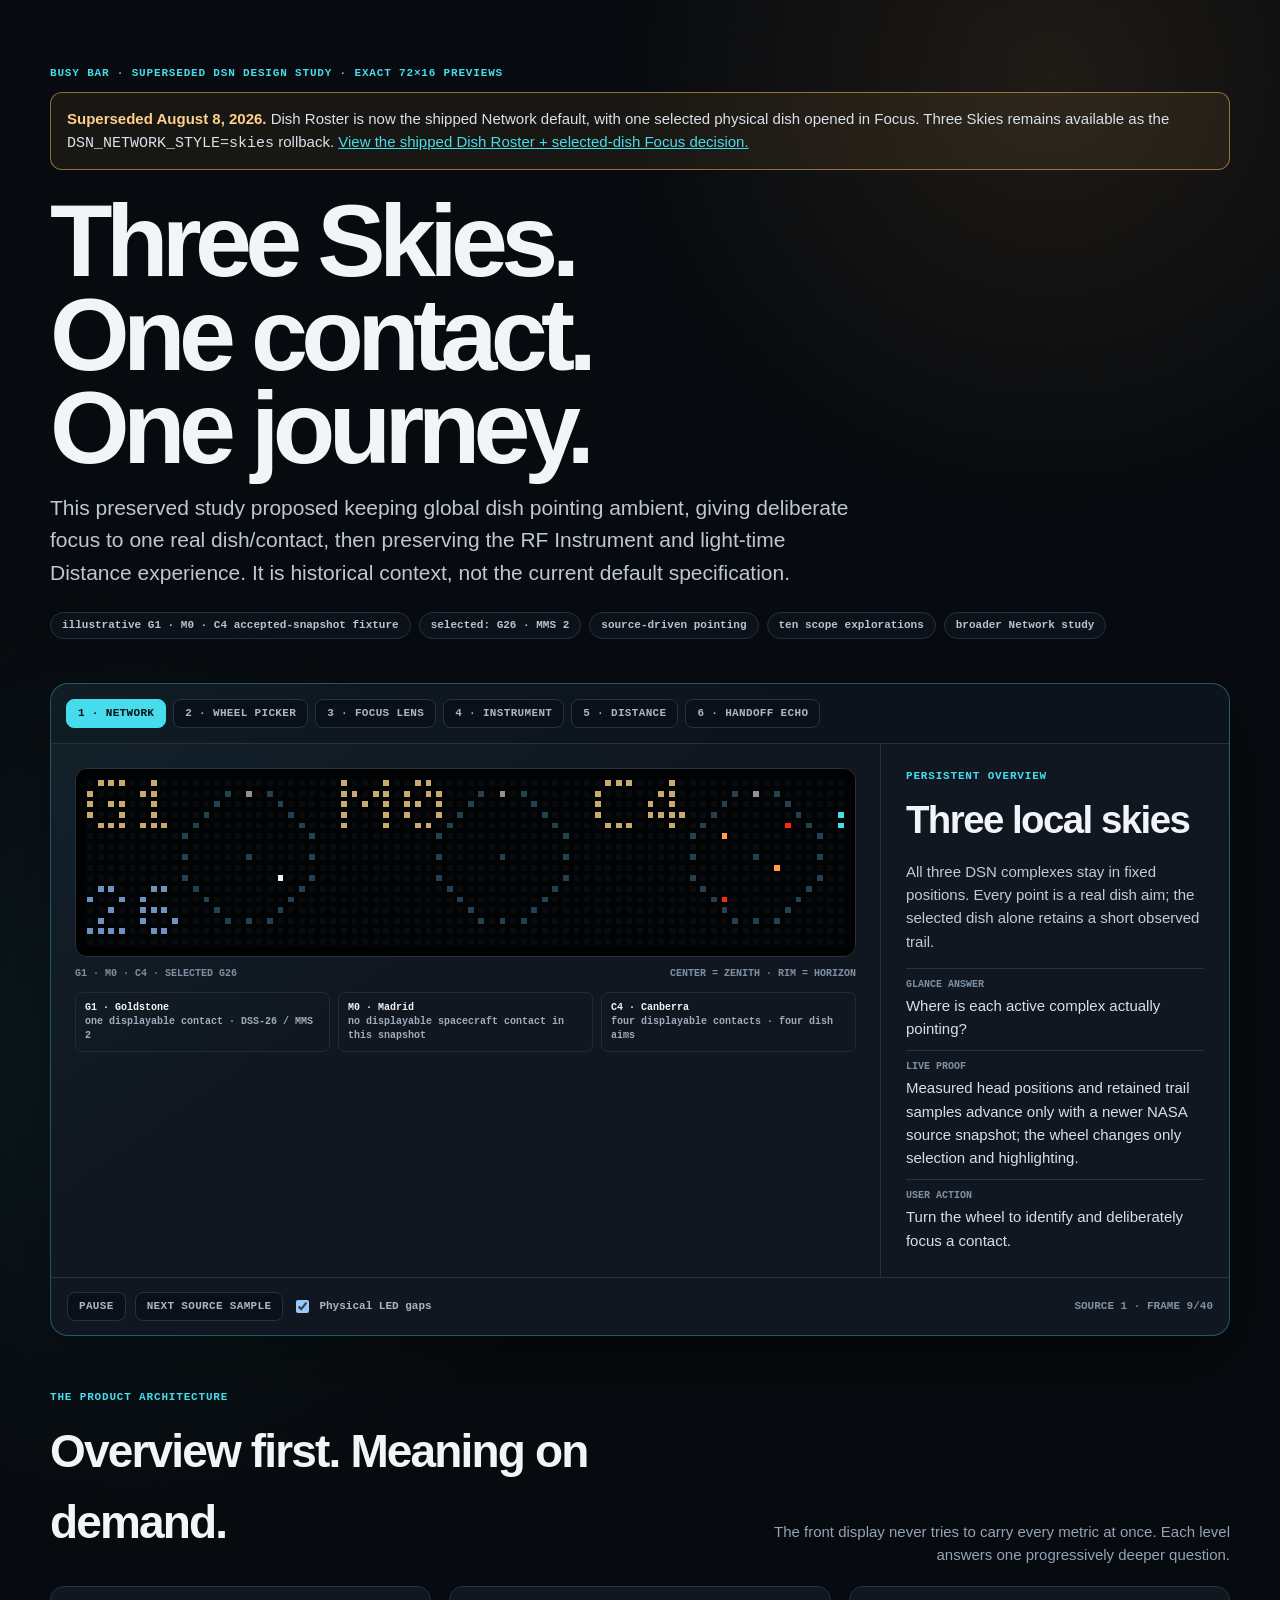
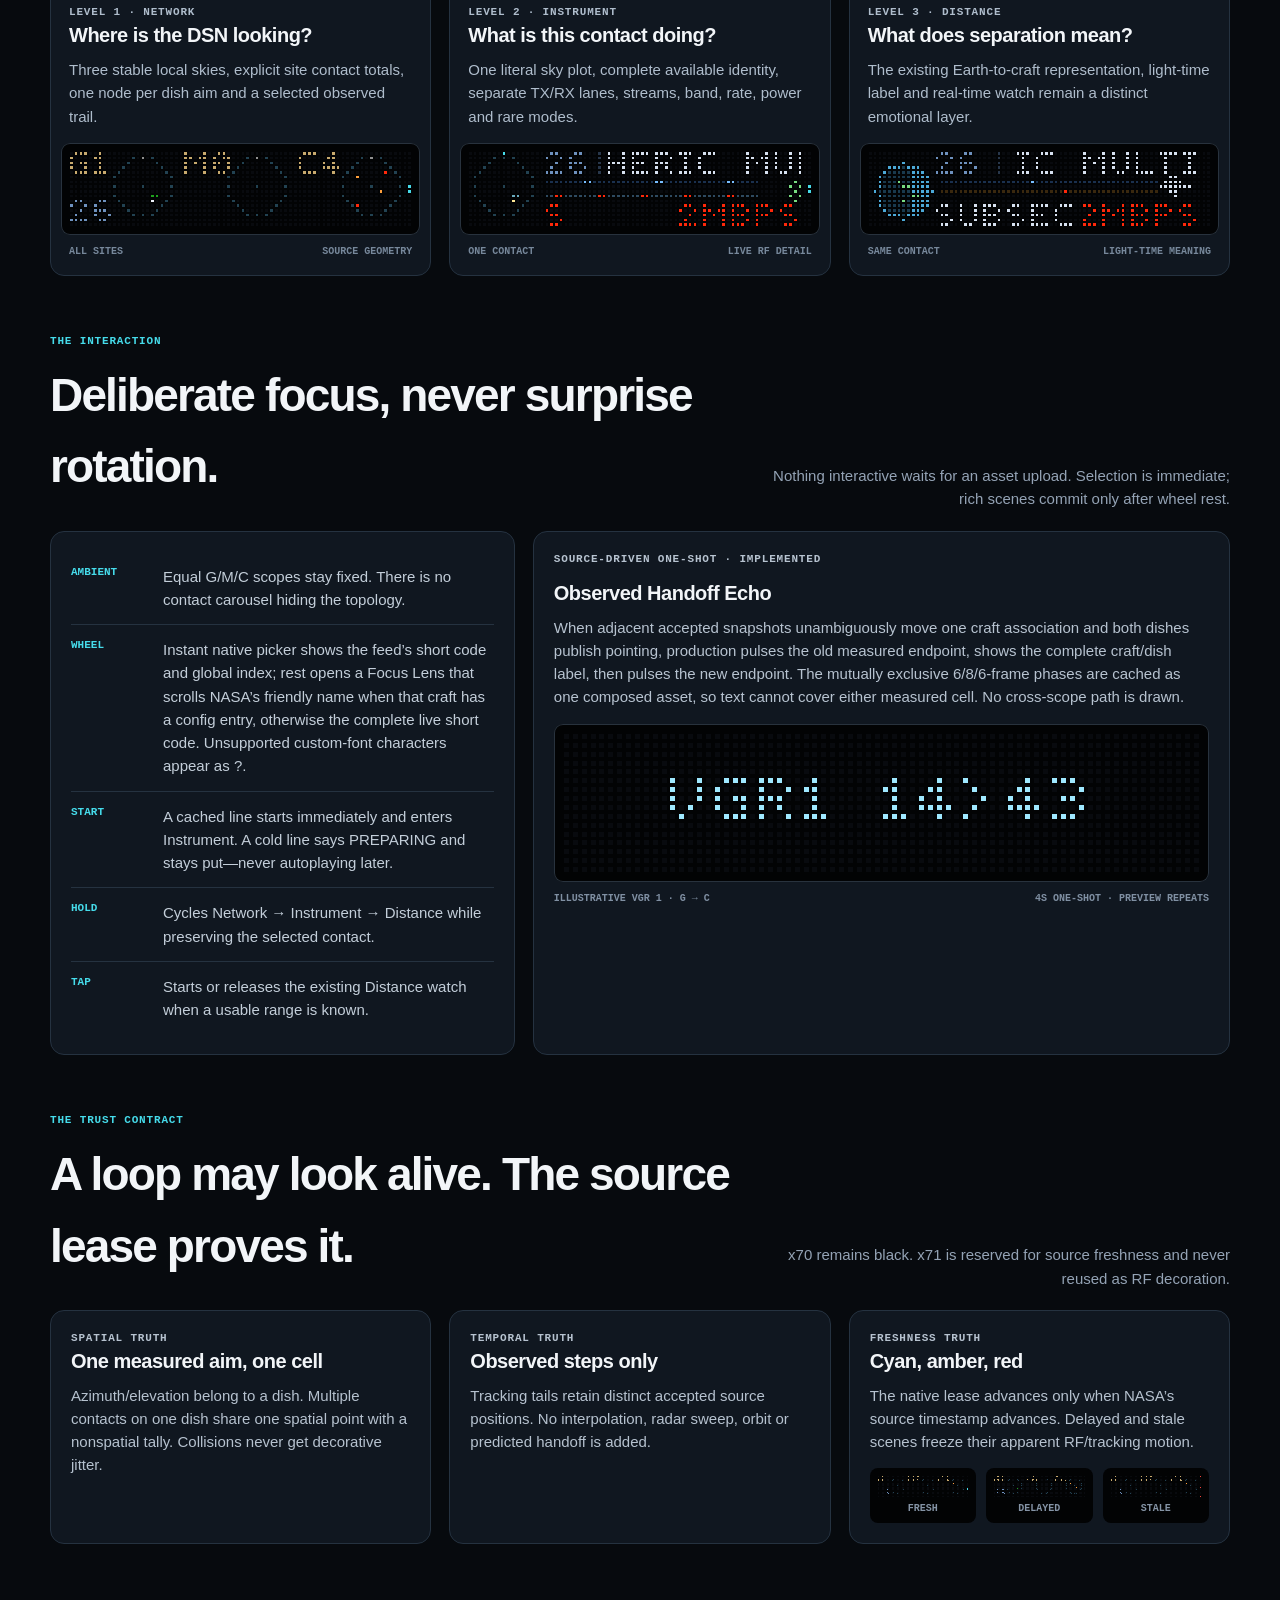
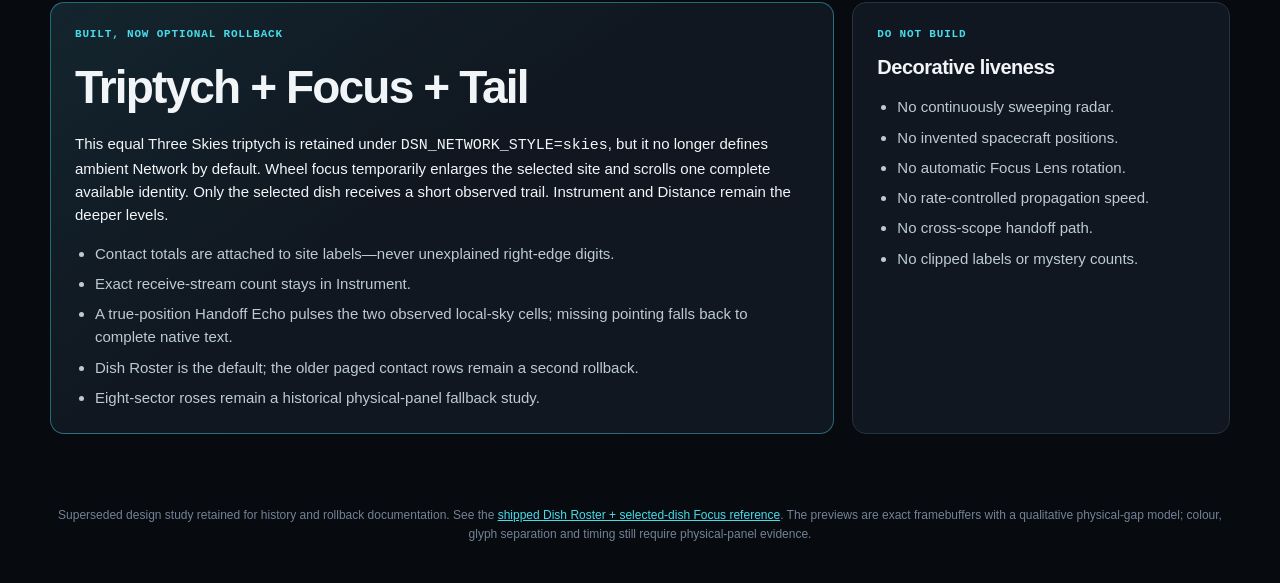
<file: docs/design/2026-08-08-dsn-three-skies-final.html>
<!doctype html>
<html lang="en">
<head>
  <meta charset="utf-8">
  <meta name="viewport" content="width=device-width, initial-scale=1">
  <meta name="color-scheme" content="dark">
  <link rel="icon" href="data:,">
  <title>Three Skies — superseded DSN design study</title>
  <style>
    :root {
      --bg: #070a0e;
      --panel: #101720;
      --panel-2: #0c1219;
      --edge: #253240;
      --ink: #f2f5f8;
      --muted: #94a3b5;
      --cyan: #46dceb;
      --amber: #f2b45f;
      --red: #f15f55;
      --radius: 14px;
      --sans: Inter, ui-sans-serif, -apple-system, BlinkMacSystemFont, "Segoe UI", sans-serif;
      --mono: "SFMono-Regular", Consolas, "Liberation Mono", monospace;
    }
    * { box-sizing: border-box; }
    html { background: var(--bg); }
    body {
      margin: 0;
      color: var(--ink);
      background:
        radial-gradient(circle at 82% 2%, rgba(242,180,95,.10), transparent 27rem),
        radial-gradient(circle at 10% 28%, rgba(70,220,235,.07), transparent 30rem),
        var(--bg);
      font: 15px/1.55 var(--sans);
    }
    a { color: var(--cyan); }
    button, input { font: inherit; }
    button { color: inherit; }
    .wrap { width: min(calc(100% - 36px), 1180px); margin-inline: auto; }
    header { padding: 66px 0 30px; }
    .eyebrow, .kicker, .micro {
      color: var(--cyan);
      font: 750 11px/1.35 var(--mono);
      letter-spacing: .075em;
      text-transform: uppercase;
    }
    h1, h2, h3, p { margin-top: 0; }
    h1 {
      max-width: 920px;
      margin-bottom: 18px;
      font-size: clamp(48px, 8vw, 104px);
      line-height: .91;
      letter-spacing: -.065em;
    }
    h2 { margin-bottom: 8px; font-size: clamp(28px, 4vw, 46px); letter-spacing: -.04em; }
    h3 { margin-bottom: 7px; font-size: 20px; letter-spacing: -.025em; }
    .lede { max-width: 820px; color: #bdc8d5; font-size: clamp(17px, 2vw, 21px); }
    .chips { display: flex; flex-wrap: wrap; gap: 8px; margin-top: 22px; }
    .chip {
      padding: 7px 11px;
      border: 1px solid var(--edge);
      border-radius: 999px;
      color: #b8c3d1;
      background: rgba(14,20,28,.8);
      font: 700 11px/1 var(--mono);
      text-decoration: none;
    }
    a.chip:hover, a.chip:focus-visible { border-color: rgba(70,220,235,.6); color: white; }
    .superseded {
      margin: 0 0 24px;
      padding: 14px 16px;
      border: 1px solid rgba(242,180,95,.55);
      border-radius: 12px;
      color: #d9e1ea;
      background: rgba(242,180,95,.08);
    }
    .superseded strong { color: #ffd08b; }

    .hero-stage {
      margin: 14px 0 54px;
      border: 1px solid rgba(70,220,235,.32);
      border-radius: 18px;
      background: linear-gradient(145deg, rgba(70,220,235,.055), transparent 36%), var(--panel);
      overflow: hidden;
      box-shadow: 0 24px 70px rgba(0,0,0,.28);
    }
    .scene-tabs {
      display: flex;
      gap: 7px;
      padding: 15px;
      overflow-x: auto;
      border-bottom: 1px solid var(--edge);
      background: rgba(0,0,0,.16);
    }
    .scene-tab, .control-button {
      flex: 0 0 auto;
      padding: 8px 11px;
      border: 1px solid var(--edge);
      border-radius: 8px;
      color: #aab7c6;
      background: #0a1017;
      cursor: pointer;
      font: 750 11px/1 var(--mono);
      letter-spacing: .03em;
      text-transform: uppercase;
    }
    .scene-tab[aria-selected="true"] { border-color: var(--cyan); color: #071014; background: var(--cyan); }
    .scene-tab:hover, .control-button:hover { border-color: #52677d; color: white; }
    .stage-body { display: grid; grid-template-columns: minmax(0, 1.55fr) minmax(290px, .65fr); }
    .stage-screen { min-width: 0; padding: 24px; border-right: 1px solid var(--edge); }
    .bezel { padding: 10px; border-radius: 12px; background: #020304; box-shadow: inset 0 0 0 1px #27313b, inset 0 0 18px #000; }
    canvas { display: block; width: 100%; height: auto; background: #020304; image-rendering: pixelated; }
    .screen-meta { display: flex; justify-content: space-between; gap: 14px; margin-top: 10px; color: #8090a3; font: 700 10px/1.35 var(--mono); text-transform: uppercase; }
    .site-captions { display: grid; grid-template-columns: repeat(3, 1fr); gap: 8px; margin-top: 12px; }
    .site-caption { padding: 8px 9px; border: 1px solid #202b36; border-radius: 7px; color: #9eacbc; font: 700 10px/1.4 var(--mono); }
    .site-caption strong { color: var(--ink); }
    .site-captions[hidden] { display: none; }
    .stage-copy { display: flex; flex-direction: column; min-width: 0; padding: 25px; }
    .stage-copy h2 { margin: 7px 0 10px; font-size: clamp(27px, 3vw, 40px); }
    .stage-copy > p { color: #c0cbd7; }
    .facts { display: grid; gap: 10px; margin-top: auto; }
    .fact { padding-top: 10px; border-top: 1px solid var(--edge); }
    .fact strong { display: block; margin-bottom: 3px; color: #7f90a4; font: 750 10px/1.2 var(--mono); text-transform: uppercase; }
    .fact span { color: #d8dfe7; }
    .stage-controls { display: flex; flex-wrap: wrap; align-items: center; gap: 9px; padding: 14px 16px; border-top: 1px solid var(--edge); }
    .toggle { display: inline-flex; align-items: center; gap: 7px; color: #aab7c6; font: 700 11px/1 var(--mono); }
    .stage-clock { margin-left: auto; color: #7f90a4; font: 700 11px/1 var(--mono); }

    .section-head { display: flex; align-items: end; justify-content: space-between; gap: 20px; margin-bottom: 20px; }
    .section-note { max-width: 480px; margin: 0; color: var(--muted); text-align: right; }
    .flow {
      display: grid;
      grid-template-columns: repeat(3, minmax(0,1fr));
      gap: 18px;
      margin-bottom: 58px;
    }
    .flow-card { position: relative; overflow: hidden; border: 1px solid var(--edge); border-radius: var(--radius); background: var(--panel); }
    .flow-card::after { content: ""; position: absolute; top: 50%; right: -19px; width: 18px; height: 1px; background: var(--cyan); }
    .flow-card:last-child::after { display: none; }
    .flow-copy { padding: 18px 18px 15px; }
    .flow-copy p { margin: 0; color: #afbdcc; }
    .flow-screen { padding: 8px; margin: 0 10px 10px; border-radius: 9px; background: #020304; box-shadow: inset 0 0 0 1px #28323d; }
    .flow-foot { display: flex; justify-content: space-between; gap: 10px; padding: 0 18px 17px; color: #77889b; font: 700 10px/1.3 var(--mono); text-transform: uppercase; }

    .interaction {
      display: grid;
      grid-template-columns: minmax(0, .8fr) minmax(0, 1.2fr);
      gap: 18px;
      margin-bottom: 58px;
    }
    .gesture-list, .event-card, .truth-card { border: 1px solid var(--edge); border-radius: var(--radius); background: var(--panel); }
    .gesture-list { padding: 20px; }
    .gesture { display: grid; grid-template-columns: 80px 1fr; gap: 12px; padding: 13px 0; border-bottom: 1px solid var(--edge); }
    .gesture:last-child { border-bottom: 0; }
    .gesture strong { color: var(--cyan); font: 750 11px/1.4 var(--mono); text-transform: uppercase; }
    .gesture span { color: #c3ced9; }
    .event-card { padding: 20px; }
    .event-screen { margin-top: 15px; padding: 8px; border-radius: 9px; background: #020304; box-shadow: inset 0 0 0 1px #28323d; }
    .event-card p { color: #b7c3d0; }
    .truth-grid { display: grid; grid-template-columns: repeat(3, 1fr); gap: 18px; margin-bottom: 58px; }
    .truth-card { padding: 20px; }
    .truth-card p { margin-bottom: 0; color: #b6c2cf; }
    .rail-set { display: grid; grid-template-columns: repeat(3, 1fr); gap: 10px; margin-top: 15px; }
    .rail { padding: 8px; border-radius: 8px; background: #020304; }
    .rail span { display: block; margin-top: 6px; color: #8594a6; font: 700 10px/1.2 var(--mono); text-align: center; text-transform: uppercase; }
    .decision {
      display: grid;
      grid-template-columns: minmax(0, 1.35fr) minmax(280px, .65fr);
      gap: 18px;
      margin-bottom: 72px;
    }
    .decision > div { padding: 24px; border: 1px solid var(--edge); border-radius: var(--radius); background: var(--panel); }
    .decision .yes { border-color: rgba(70,220,235,.42); background: linear-gradient(145deg, rgba(70,220,235,.07), transparent 45%), var(--panel); }
    .decision ul { margin: 12px 0 0; padding-left: 20px; color: #bdc9d5; }
    .decision li + li { margin-top: 7px; }
    footer { padding-bottom: 42px; color: #738296; font-size: 12px; text-align: center; }

    @media (max-width: 900px) {
      .stage-body, .interaction { grid-template-columns: 1fr; }
      .stage-screen { border-right: 0; border-bottom: 1px solid var(--edge); }
      .flow { grid-template-columns: 1fr; }
      .flow-card::after { display: none; }
      .truth-grid { grid-template-columns: 1fr; }
      .section-head { display: block; }
      .section-note { margin-top: 8px; text-align: left; }
    }
    @media (max-width: 620px) {
      .wrap { width: min(calc(100% - 20px), 1180px); }
      header { padding-top: 38px; }
      .stage-screen, .stage-copy { padding: 15px; }
      .screen-meta { display: grid; }
      .stage-clock { width: 100%; margin-left: 0; }
      .decision { grid-template-columns: 1fr; }
      .rail-set { grid-template-columns: 1fr; }
      .site-captions { grid-template-columns: 1fr; }
    }
  </style>
</head>
<body>
  <header class="wrap">
    <p class="eyebrow">BUSY Bar · superseded DSN design study · exact 72×16 previews</p>
    <p class="superseded"><strong>Superseded August 8, 2026.</strong> Dish Roster is now the shipped Network default, with one selected physical dish opened in Focus. Three Skies remains available as the <code>DSN_NETWORK_STYLE=skies</code> rollback. <a href="2026-08-08-dsn-dish-board-focus-options.html">View the shipped Dish Roster + selected-dish Focus decision.</a></p>
    <h1>Three Skies.<br>One contact.<br>One journey.</h1>
    <p class="lede">This preserved study proposed keeping global dish pointing ambient, giving deliberate focus to one real dish/contact, then preserving the RF Instrument and light-time Distance experience. It is historical context, not the current default specification.</p>
    <div class="chips">
      <span class="chip">illustrative G1 · M0 · C4 accepted-snapshot fixture</span>
      <span class="chip">selected: G26 · MMS 2</span>
      <span class="chip">source-driven pointing</span>
      <a class="chip" href="2026-08-08-dsn-local-sky-scope-options.html">ten scope explorations</a>
      <a class="chip" href="2026-08-08-dsn-network-view-options.html">broader Network study</a>
    </div>
  </header>

  <main class="wrap">
    <section class="hero-stage" aria-label="Preserved interactive Three Skies walkthrough">
      <div class="scene-tabs" role="tablist" aria-label="Walkthrough scenes">
        <button class="scene-tab" role="tab" aria-selected="true" data-scene="network">1 · Network</button>
        <button class="scene-tab" role="tab" aria-selected="false" data-scene="picker">2 · Wheel picker</button>
        <button class="scene-tab" role="tab" aria-selected="false" data-scene="focus">3 · Focus Lens</button>
        <button class="scene-tab" role="tab" aria-selected="false" data-scene="instrument">4 · Instrument</button>
        <button class="scene-tab" role="tab" aria-selected="false" data-scene="distance">5 · Distance</button>
        <button class="scene-tab" role="tab" aria-selected="false" data-scene="handoff">6 · Handoff Echo</button>
      </div>
      <div class="stage-body">
        <div class="stage-screen">
          <div class="bezel"><canvas id="stage" width="1296" height="288" role="img" aria-label="Animated exact 72 by 16 pixel visualization of the selected DSN product scene"></canvas></div>
          <div class="screen-meta"><span id="stage-meta-left">G1 · M0 · C4 · selected G26</span><span id="stage-meta-right">center = zenith · rim = horizon</span></div>
          <div class="site-captions" id="site-captions">
            <div class="site-caption"><strong>G1 · Goldstone</strong><br>one displayable contact · DSS-26 / MMS 2</div>
            <div class="site-caption"><strong>M0 · Madrid</strong><br>no displayable spacecraft contact in this snapshot</div>
            <div class="site-caption"><strong>C4 · Canberra</strong><br>four displayable contacts · four dish aims</div>
          </div>
        </div>
        <div class="stage-copy" aria-live="polite">
          <div class="kicker" id="scene-kicker">Persistent overview</div>
          <h2 id="scene-title">Three local skies</h2>
          <p id="scene-description">All three DSN complexes stay in fixed positions. Every point is a real dish aim; the selected dish alone retains a short observed trail.</p>
          <div class="facts">
            <div class="fact"><strong>Glance answer</strong><span id="scene-glance">Where is each active complex actually pointing?</span></div>
            <div class="fact"><strong>Live proof</strong><span id="scene-live">Measured head positions and retained trail samples advance only with a newer NASA source snapshot; the wheel changes only selection and highlighting.</span></div>
            <div class="fact"><strong>User action</strong><span id="scene-action">Turn the wheel to identify and deliberately focus a contact.</span></div>
          </div>
        </div>
      </div>
      <div class="stage-controls">
        <button class="control-button" type="button" id="play">Pause</button>
        <button class="control-button" type="button" id="source">Next source sample</button>
        <label class="toggle"><input id="gaps" type="checkbox" checked> Physical LED gaps</label>
        <span class="stage-clock" id="clock">SOURCE 1 · FRAME 1/40</span>
      </div>
    </section>

    <section aria-labelledby="architecture-heading">
      <div class="section-head">
        <div><p class="micro">The product architecture</p><h2 id="architecture-heading">Overview first. Meaning on demand.</h2></div>
        <p class="section-note">The front display never tries to carry every metric at once. Each level answers one progressively deeper question.</p>
      </div>
      <div class="flow">
        <article class="flow-card">
          <div class="flow-copy"><p class="kicker">Level 1 · Network</p><h3>Where is the DSN looking?</h3><p>Three stable local skies, explicit site contact totals, one node per dish aim and a selected observed trail.</p></div>
          <div class="flow-screen"><canvas id="flow-network" width="1296" height="288" role="img" aria-label="Static 72 by 16 pixel preview of the Three Skies Network view"></canvas></div>
          <div class="flow-foot"><span>All sites</span><span>Source geometry</span></div>
        </article>
        <article class="flow-card">
          <div class="flow-copy"><p class="kicker">Level 2 · Instrument</p><h3>What is this contact doing?</h3><p>One literal sky plot, complete available identity, separate TX/RX lanes, streams, band, rate, power and rare modes.</p></div>
          <div class="flow-screen"><canvas id="flow-instrument" width="1296" height="288" role="img" aria-label="Static 72 by 16 pixel preview of the selected live RF Instrument"></canvas></div>
          <div class="flow-foot"><span>One contact</span><span>Live RF detail</span></div>
        </article>
        <article class="flow-card">
          <div class="flow-copy"><p class="kicker">Level 3 · Distance</p><h3>What does separation mean?</h3><p>The existing Earth-to-craft representation, light-time label and real-time watch remain a distinct emotional layer.</p></div>
          <div class="flow-screen"><canvas id="flow-distance" width="1296" height="288" role="img" aria-label="Static 72 by 16 pixel preview of the preserved Distance view"></canvas></div>
          <div class="flow-foot"><span>Same contact</span><span>Light-time meaning</span></div>
        </article>
      </div>
    </section>

    <section aria-labelledby="interaction-heading">
      <div class="section-head"><div><p class="micro">The interaction</p><h2 id="interaction-heading">Deliberate focus, never surprise rotation.</h2></div><p class="section-note">Nothing interactive waits for an asset upload. Selection is immediate; rich scenes commit only after wheel rest.</p></div>
      <div class="interaction">
        <div class="gesture-list">
          <div class="gesture"><strong>Ambient</strong><span>Equal G/M/C scopes stay fixed. There is no contact carousel hiding the topology.</span></div>
          <div class="gesture"><strong>Wheel</strong><span>Instant native picker shows the feed’s short code and global index; rest opens a Focus Lens that scrolls NASA’s friendly name when that craft has a config entry, otherwise the complete live short code. Unsupported custom-font characters appear as ?.</span></div>
          <div class="gesture"><strong>START</strong><span>A cached line starts immediately and enters Instrument. A cold line says PREPARING and stays put—never autoplaying later.</span></div>
          <div class="gesture"><strong>Hold</strong><span>Cycles Network → Instrument → Distance while preserving the selected contact.</span></div>
          <div class="gesture"><strong>Tap</strong><span>Starts or releases the existing Distance watch when a usable range is known.</span></div>
        </div>
        <article class="event-card">
          <p class="kicker">Source-driven one-shot · implemented</p>
          <h3>Observed Handoff Echo</h3>
          <p>When adjacent accepted snapshots unambiguously move one craft association and both dishes publish pointing, production pulses the old measured endpoint, shows the complete craft/dish label, then pulses the new endpoint. The mutually exclusive 6/8/6-frame phases are cached as one composed asset, so text cannot cover either measured cell. No cross-scope path is drawn.</p>
          <div class="event-screen"><canvas id="event-handoff" width="1296" height="288" role="img" aria-label="Animated 72 by 16 pixel preview of an observed Voyager association change between DSN sites"></canvas></div>
          <div class="screen-meta"><span>Illustrative VGR 1 · G → C</span><span>4s one-shot · preview repeats</span></div>
        </article>
      </div>
    </section>

    <section aria-labelledby="truth-heading">
      <div class="section-head"><div><p class="micro">The trust contract</p><h2 id="truth-heading">A loop may look alive. The source lease proves it.</h2></div><p class="section-note">x70 remains black. x71 is reserved for source freshness and never reused as RF decoration.</p></div>
      <div class="truth-grid">
        <article class="truth-card"><p class="kicker">Spatial truth</p><h3>One measured aim, one cell</h3><p>Azimuth/elevation belong to a dish. Multiple contacts on one dish share one spatial point with a nonspatial tally. Collisions never get decorative jitter.</p></article>
        <article class="truth-card"><p class="kicker">Temporal truth</p><h3>Observed steps only</h3><p>Tracking tails retain distinct accepted source positions. No interpolation, radar sweep, orbit or predicted handoff is added.</p></article>
        <article class="truth-card">
          <p class="kicker">Freshness truth</p><h3>Cyan, amber, red</h3><p>The native lease advances only when NASA’s source timestamp advances. Delayed and stale scenes freeze their apparent RF/tracking motion.</p>
          <div class="rail-set">
            <div class="rail"><canvas id="rail-fresh" width="1296" height="288" role="img" aria-label="72 by 16 freshness example with cyan source lease"></canvas><span>Fresh</span></div>
            <div class="rail"><canvas id="rail-delayed" width="1296" height="288" role="img" aria-label="72 by 16 freshness example with blinking amber rail"></canvas><span>Delayed</span></div>
            <div class="rail"><canvas id="rail-stale" width="1296" height="288" role="img" aria-label="72 by 16 freshness example with steady red rail"></canvas><span>Stale</span></div>
          </div>
        </article>
      </div>
    </section>

    <section class="decision" aria-label="Superseded design decision">
      <div class="yes"><p class="kicker">Built, now optional rollback</p><h2>Triptych + Focus + Tail</h2><p>This equal Three Skies triptych is retained under <code>DSN_NETWORK_STYLE=skies</code>, but it no longer defines ambient Network by default. Wheel focus temporarily enlarges the selected site and scrolls one complete available identity. Only the selected dish receives a short observed trail. Instrument and Distance remain the deeper levels.</p><ul><li>Contact totals are attached to site labels—never unexplained right-edge digits.</li><li>Exact receive-stream count stays in Instrument.</li><li>A true-position Handoff Echo pulses the two observed local-sky cells; missing pointing falls back to complete native text.</li><li>Dish Roster is the default; the older paged contact rows remain a second rollback.</li><li>Eight-sector roses remain a historical physical-panel fallback study.</li></ul></div>
      <div><p class="kicker">Do not build</p><h3>Decorative liveness</h3><ul><li>No continuously sweeping radar.</li><li>No invented spacecraft positions.</li><li>No automatic Focus Lens rotation.</li><li>No rate-controlled propagation speed.</li><li>No cross-scope handoff path.</li><li>No clipped labels or mystery counts.</li></ul></div>
    </section>
  </main>

  <footer class="wrap">Superseded design study retained for history and rollback documentation. See the <a href="2026-08-08-dsn-dish-board-focus-options.html">shipped Dish Roster + selected-dish Focus reference</a>. The previews are exact framebuffers with a qualitative physical-gap model; colour, glyph separation and timing still require physical-panel evidence.</footer>

  <script>
    const W = 72, H = 16, FPS = 5, FRAMES = 40;
    const LED = 10, GAP = 8, PITCH = LED + GAP, PAD = GAP / 2;
    const C = {
      off:"#000000", name:"#d7e1f0", dish:"#6e91be", antenna:"#c8aa6e",
      uplink:"#78beff", upTether:"#1a304e", s:"#ff280a", x:"#ffa03c",
      k:"#b4ff50", ka:"#ffffaa", unknown:"#6428ff", ring:"#224252",
      networkTrail:"#1ea01e", scopeTrail:"#69aabe", north:"#919191",
      selected:"#eef2fa", ledger:"#28ffb4", head:"#ffe896",
      fresh:"#46dceb", delayed:"#ffae32",
      stale:"#f54137", tether:"#2e4a60", downTether:"#3a280e", earth:"#4ca9d8",
      land:"#78dc82", shade:"#19394d", white:"#e8eef7", divider:"#28374b",
      quiet:"#556982", ddor:"#78dc82", eventOld:"#d2af50", eventNew:"#e1ebfa",
      eventOldDim:"#372d0a", eventNewDim:"#3c4655",
      eventText:"#9fe8ff"
    };
    const FONT = {
      "A":["0110","1001","1111","1001","1001"],"B":["1110","1001","1110","1001","1110"],
      "C":["0111","1000","1000","1000","0111"],"D":["1110","1001","1001","1001","1110"],
      "E":["1111","1000","1110","1000","1111"],"F":["1111","1000","1110","1000","1000"],
      "G":["0111","1000","1011","1001","0111"],"H":["1001","1001","1111","1001","1001"],
      "I":["111","010","010","010","111"],"J":["0011","0001","0001","1001","0110"],
      "K":["1001","1010","1100","1010","1001"],"L":["1000","1000","1000","1000","1111"],
      "M":["10001","11011","10101","10001","10001"],"N":["1001","1101","1011","1001","1001"],
      "O":["0110","1001","1001","1001","0110"],"P":["1110","1001","1110","1000","1000"],
      "Q":["0110","1001","1001","1011","0111"],"R":["1110","1001","1110","1010","1001"],
      "S":["0110","1000","0110","0001","0110"],"T":["1111","0100","0100","0100","0100"],
      "U":["1001","1001","1001","1001","0110"],"V":["1001","1001","1001","1010","0100"],
      "W":["10001","10001","10101","11011","10001"],"X":["1001","1001","0110","1001","1001"],
      "Y":["1001","1001","0110","0100","0100"],"Z":["1111","0001","0110","1000","1111"],
      "0":["0110","1011","1101","1001","0110"],"1":["010","110","010","010","111"],
      "2":["0110","1001","0010","0100","1111"],"3":["1110","0001","0110","0001","1110"],
      "4":["0010","0110","1010","1111","0010"],"5":["1111","1000","1110","0001","1110"],
      "6":["0110","1000","1110","1001","0110"],"7":["1111","0001","0010","0100","0100"],
      "8":["0110","1001","0110","1001","0110"],"9":["0110","1001","0111","0001","0110"],
      " ":["0000","0000","0000","0000","0000"],".":["0000","0000","0000","0000","0100"],
      "-":["0000","0000","1111","0000","0000"],"?":["0110","1001","0010","0000","0100"],
      "/":["0001","0010","0100","1000","0000"],">":["1000","0100","0010","0100","1000"],
      "(":["001","010","100","010","001"],")":["100","010","001","010","100"],
      ":":["0000","0100","0000","0100","0000"]
    };
    const fixture = [
      {site:"G",dish:"26",craft:"MAGNETOSPHERIC MULTISCALE 2",short:"MMS 2",az:132,el:38,up:true,down:"S",rate:"2MBPS",mode:"ddor"},
      {site:"C",dish:"34",craft:"XMM NEWTON",short:"XMM",az:48,el:22,up:true,down:"S",rate:"64KBPS",mode:"array"},
      {site:"C",dish:"35",craft:"LUCY",short:"LUCY",az:112,el:61,up:false,down:"X",rate:"1KBPS",mode:""},
      {site:"C",dish:"36",craft:"SPACE WEATHER FOLLOW ON",short:"SWFO",az:221,el:14,up:true,down:"S",rate:"4MBPS",mode:"mspa"},
      {site:"C",dish:"43",craft:"VOYAGER 1",short:"VGR 1",az:303,el:31,up:false,down:"X",rate:"160BPS",mode:""}
    ];
    const sites = [{key:"G",base:0,cx:15},{key:"M",base:24,cx:39},{key:"C",base:48,cx:63}];
    const bands = {S:C.s,X:C.x,K:C.k,KA:C.ka};
    class FB {
      constructor(){ this.p = new Array(W*H).fill(C.off); }
      set(x,y,c){ if(x>=0&&x<W&&y>=0&&y<H) this.p[y*W+x]=c; }
      get(x,y){ return this.p[y*W+x]; }
      hline(x0,x1,y,c){ for(let x=Math.max(0,x0);x<=Math.min(W-1,x1);x++) this.set(x,y,c); }
      text(x,y,value,color,clip){
        let cursor=x; const limits=clip||[0,W-1];
        String(value).toUpperCase().split("").forEach(ch=>{
          const glyph=FONT[ch];
          if(glyph) glyph.forEach((row,dy)=>row.split("").forEach((bit,dx)=>{ const gx=cursor+dx; if(bit==="1"&&gx>=limits[0]&&gx<=limits[1]) this.set(gx,y+dy,color); }));
          cursor+=glyphWidth(ch)+1;
        });
      }
    }
    function glyphWidth(ch){ const g=FONT[String(ch).toUpperCase()]; return g?g[0].length:4; }
    function textWidth(value){ const chars=String(value).toUpperCase().split(""); return chars.length?chars.reduce((n,ch)=>n+glyphWidth(ch)+1,0)-1:0; }
    function marquee(fb,value,x0,x1,y,color,phase){ const room=x1-x0+1,full=textWidth(value); if(full<=room){fb.text(x0,y,value,color,[x0,x1]);return;} const cycle=full+8,off=Math.floor(phase*cycle); fb.text(x0-off,y,value,color,[x0,x1]); fb.text(x0-off+cycle,y,value,color,[x0,x1]); }
    function ring(fb,cx,cy,r,color=C.ring,north=null){
      const step=r<5?45:15;
      for(let deg=0;deg<360;deg+=step){ const a=deg*Math.PI/180; fb.set(Math.round(cx+Math.sin(a)*r),Math.round(cy-Math.cos(a)*r),color); }
      fb.set(cx,cy,color); if(north) fb.set(cx,cy-r,north);
    }
    function point(link,cx,cy,r){ const a=((link.az%360)+360)%360*Math.PI/180,rr=(90-Math.max(0,Math.min(90,link.el)))/90*r; return [Math.round(cx+Math.sin(a)*rr),Math.round(cy-Math.cos(a)*rr)]; }
    function color(link){ return link.down?(bands[link.down]||C.unknown):C.uplink; }
    function linksAt(site){ return fixture.filter(link=>link.site===site); }
    function freshRail(fb,source,status,frame){
      if(status==="fresh"){ const y=(3+source*2)%15; fb.set(71,y,C.fresh); fb.set(71,y+1,C.fresh); }
      else if(status==="delayed"){ if(Math.floor(frame/5)%2===0) [0,8,15].forEach(y=>fb.set(71,y,C.delayed)); }
      else [0,8,15].forEach(y=>fb.set(71,y,C.stale));
    }
    function observedMms(source){ return {...fixture[0],az:132+source*3,el:38-Math.floor(source/2)}; }
    function trailFor(source){ const out=[]; for(let s=Math.max(0,source-4);s<=source;s++){ const p=point(observedMms(s),15,7,6); if(!out.length||out[out.length-1][0]!==p[0]||out[out.length-1][1]!==p[1]) out.push(p); } return out; }

    // Fixed-fixture explainer only. Python owns arbitrary missing/collision
    // grouping and the pixel contracts that protect those live semantics.
    function networkFrame(frame,source,status="fresh"){
      const fb=new FB();
      sites.forEach(site=>{
        const links=linksAt(site.key).map(link=>link===fixture[0]?observedMms(source):link);
        fb.text(site.base,0,site.key+links.length,C.antenna,[site.base,site.base+9]);
        ring(fb,site.cx,7,6,C.ring,C.north);
        const groups=new Map();
        links.forEach(link=>{ const p=point(link,site.cx,7,6),key=p.join(","); if(!groups.has(key)) groups.set(key,{p,links:[]}); groups.get(key).links.push(link); });
        groups.forEach(group=>{
          const selected=group.links.some(link=>link.dish==="26");
          if(selected) trailFor(source).slice(0,-1).forEach(p=>fb.set(p[0],p[1],C.networkTrail));
          const shown=group.links[0]; fb.set(group.p[0],group.p[1],selected?C.selected:color(shown));
          if(group.links.length>1) fb.text(site.base,10,String(group.links.length),C.ledger,[site.base,site.base+4]);
        });
        if(site.key==="G") fb.text(site.base,10,"26",C.dish,[site.base,site.base+9]);
      });
      freshRail(fb,source,status,frame); return fb;
    }
    function miniScope(fb,site,cx,cy,r,source){ ring(fb,cx,cy,r,C.ring,C.north); linksAt(site).forEach(link=>{ const current=link===fixture[0]?observedMms(source):link,p=point(current,cx,cy,r); fb.set(p[0],p[1],color(current)); }); }
    function focusFrame(frame,source,status="fresh",heartbeatSource=source){
      const fb=new FB(),selected=observedMms(source),phase=frame/FRAMES;
      fb.text(0,0,"G26",C.dish,[0,19]);
      marquee(fb,selected.craft,0,20,6,C.name,phase);
      fb.text(0,11,"1/5",C.antenna,[0,20]);
      ring(fb,35,8,7,C.ring,C.north);
      linksAt("G").forEach(link=>{
        const current=link===fixture[0]?selected:link,p=point(current,35,8,7);
        for(let s=Math.max(0,source-4);s<source;s++){ const historical=point(observedMms(s),35,8,7); fb.set(historical[0],historical[1],C.networkTrail); }
        fb.set(p[0],p[1],C.selected);
      });
      fb.text(48,0,"M0",C.antenna,[48,57]); miniScope(fb,"M",66,4,3,source);
      fb.text(48,8,"C4",C.antenna,[48,57]); miniScope(fb,"C",66,12,3,source);
      freshRail(fb,heartbeatSource,status,frame); return fb;
    }
    function pickerFrame(){
      const fb=new FB(),label="MMS2 1/5",x=Math.floor((W-textWidth(label))/2);
      fb.text(x,5,label,C.antenna,[0,71]);
      return fb;
    }
    function carrier(fb,y,frame,count,colorValue,outward,span=1){
      const x0=16,x1=60,width=x1-x0;
      for(let i=0;i<count;i++){ const fraction=(i/count+frame/FRAMES+.2)%1,offset=Math.max(0,Math.min(width,Math.round(fraction*(width+1)))),x=outward?x0+offset:x1-offset,dir=outward?-1:1; for(let j=0;j<span;j++){ const xx=x+dir*j; if(xx>=x0&&xx<=x1) fb.set(xx,y,colorValue); } }
    }
    function instrumentFrame(frame,source,status="fresh"){
      const fb=new FB(),link=observedMms(source),phase=frame/FRAMES,motionFrame=status==="fresh"?frame:0;
      ring(fb,7,7,6); fb.set(7,0,C.fresh);
      for(let s=Math.max(0,source-4);s<source;s++){ const historical=point(observedMms(s),7,7,6); fb.set(historical[0],historical[1],C.scopeTrail); }
      const aim=point(link,7,7,6); fb.set(aim[0],aim[1],C.head);
      fb.text(16,0,"26",C.dish,[16,26]); for(let y=0;y<5;y++) fb.set(27,y,C.divider); marquee(fb,link.craft,29,69,0,C.name,phase);
      fb.hline(16,60,6,C.upTether); carrier(fb,6,motionFrame,3,C.uplink,true,2);
      fb.hline(16,60,9,C.tether); carrier(fb,9,motionFrame,5,C.s,false,2);
      fb.text(16,11,"S",C.s,[16,25]); fb.text(69-textWidth("2MBPS"),11,"2MBPS",C.s,[38,69]);
      [[68,6],[67,7],[69,7],[68,8],[67,9],[69,9],[68,10]].forEach(p=>fb.set(p[0],p[1],C.ddor));
      freshRail(fb,source,status,frame); return fb;
    }
    function drawGlobe(fb,frame){
      const cx=7,cy=8,r=6;
      for(let y=-r;y<=r;y++) for(let x=-r;x<=r;x++) if(x*x+y*y<=r*r){ const edge=x*x+y*y>(r-1)*(r-1); fb.set(cx+x,cy+y,edge?C.earth:(x<2?C.shade:C.earth)); }
      const shift=Math.floor(frame/8)%3; [[-2,-2],[-1,-1],[0,-1],[1,1],[2,1],[-1,2]].forEach(([x,y])=>fb.set(cx+x+shift-1,cy+y,C.land));
    }
    function drawCraft(fb){ const sprite=["..11...",".1111..","1111111","..11...","...1..."]; sprite.forEach((row,y)=>row.split("").forEach((bit,x)=>{if(bit==="1")fb.set(61+x,5+y,C.name);})); }
    function distanceFrame(frame,source,status="fresh"){
      const fb=new FB(),phase=frame/FRAMES,rfPhase=(status==="fresh"?frame:0)/FRAMES;
      drawGlobe(fb,frame); drawCraft(fb);
      fb.text(14,0,"26",C.dish,[14,25]); for(let y=0;y<5;y++) fb.set(27,y,C.divider); marquee(fb,"MAGNETOSPHERIC MULTISCALE 2",30,69,0,C.name,phase);
      fb.hline(15,60,6,C.upTether); fb.hline(15,60,8,C.downTether);
      const out=15+Math.round(rfPhase*45),incoming=60-Math.round(rfPhase*45);
      for(let d=0;d<3;d++) fb.set(out-d,6,d===0?C.uplink:C.upTether);
      for(let d=0;d<2;d++) fb.set(incoming+d,8,d===0?C.s:C.downTether);
      fb.text(14,11,"SUBSEC",C.name,[14,44]); fb.text(69-textWidth("2MBPS"),11,"2MBPS",C.s,[45,69]);
      if(status!=="fresh") freshRail(fb,source,status,frame);
      return fb;
    }
    function handoffFrame(frame,source,status="fresh"){
      const step=frame%20,fb=new FB();
      const oldLink={site:"G",dish:"14",craft:"VOYAGER 1",az:290,el:28,up:false,down:"X"};
      if(step<6||step>=14){
        sites.forEach(site=>{
          fb.text(site.base,0,site.key,C.antenna,[site.base,site.base+4]);
          ring(fb,site.cx,7,6,C.ring,C.north);
        });
        if(step<6){
          const endpoint=point(oldLink,15,7,6);
          fb.set(endpoint[0],endpoint[1],step%2===0?C.eventOld:C.eventOldDim);
        }else{
          const endpoint=point(fixture[4],63,7,6);
          fb.set(endpoint[0],endpoint[1],step%2===0?C.eventNew:C.eventNewDim);
        }
      }else{
        const label="VGR1 14>43",x=Math.floor((W-textWidth(label))/2);
        fb.text(x,5,label,C.eventText,[0,71]);
      }
      return fb;
    }
    const sceneCopy={
      network:{kicker:"Persistent overview",title:"Three local skies",description:"All three DSN complexes stay in fixed positions. Every point is a real dish aim; the selected dish alone retains a short observed trail.",glance:"Where is each active complex actually pointing?",live:"Measured head positions and retained trail samples advance only with a newer NASA source snapshot; the wheel changes only selection and highlighting.",action:"Turn the wheel to identify and deliberately focus a contact.",left:"G1 · M0 · C4 · selected G26",right:"center = zenith · rim = horizon"},
      picker:{kicker:"Instant interaction",title:"Native wheel picker",description:"One encoder detent responds immediately with the feed’s compact craft code and its position in the global contact list. No animation upload sits between the hand and the display.",glance:"Which contact am I moving toward?",live:"This is a local interaction layer, not a new DSN telemetry claim.",action:"When the wheel rests, the selected contact commits into the Focus Lens.",left:"MMS2 · contact 1 of 5",right:"native text · no asset wait"},
      focus:{kicker:"Deliberate semantic zoom",title:"User-invoked Focus Lens",description:"The selected Goldstone scope expands, one complete available identity scrolls, and Madrid/Canberra remain visible as context. This accepted geometry snapshot does not restart while the independent source heartbeat advances.",glance:"Which real dish/contact did I select?",live:"The frozen lens preserves one readable cycle; the cyan lease can still prove a newer source version.",action:"START narrates if cached; hold continues to Instrument.",left:"G26 · MAGNETOSPHERIC MULTISCALE 2",right:"M0 + C4 remain visible"},
      instrument:{kicker:"Selected live RF",title:"Instrument",description:"The same G26 contact becomes a literal pointing scope plus separate outbound and inbound lanes. Density carries rate; direction never changes propagation speed.",glance:"What is MMS 2’s DSN contact doing now?",live:"Direction, streams, band, rate, power, modes and source freshness.",action:"Hold continues to Distance; START narrates this exact contact.",left:"G26 · MMS 2 · DUPLEX",right:"S · 2MBPS · DDOR"},
      distance:{kicker:"Physical meaning",title:"Distance",description:"The existing Earth/craft composition remains intact. Its carrier slice and light-time label explain separation without pretending the feed identifies a particular message.",glance:"What does this contact’s separation mean?",live:"A local watch may continue honestly under explicit OFF AIR or STALE labeling.",action:"Tap starts or releases the real-time watch when range is known.",left:"G26 · MMS 2",right:"represented crossing · SUBSEC"},
      handoff:{kicker:"Implemented source event",title:"Observed Handoff Echo",description:"This four-second data-specific effect pulses the old Goldstone cell, shows the complete label, then pulses the new Canberra cell. The three phases share one composed asset and never overlap.",glance:"Which two local aims bounded this observed association change?",live:"It is gated on an unambiguous adjacent-snapshot change with both aims present.",action:"Missing geometry or a label that cannot fit falls back to the same complete scrolling text card.",left:"Illustrative VGR 1 · G → C",right:"6 / 8 / 6 frames · no cross-scope path"}
    };
    const renderers={network:networkFrame,picker:pickerFrame,focus:focusFrame,instrument:instrumentFrame,distance:distanceFrame,handoff:handoffFrame};
    function paint(canvas,fb,gaps){ const ctx=canvas.getContext("2d"),square=gaps?LED:PITCH,offset=gaps?PAD:0; ctx.fillStyle="#020304";ctx.fillRect(0,0,canvas.width,canvas.height); for(let y=0;y<H;y++)for(let x=0;x<W;x++){const c=fb.get(x,y);ctx.fillStyle=c===C.off?"#080a0e":c;ctx.fillRect(x*PITCH+offset,y*PITCH+offset,square,square);} }
    const reduceMotion=window.matchMedia("(prefers-reduced-motion: reduce)").matches;
    let scene="network",frame=0,source=0,focusSource=0,playing=!reduceMotion;
    const stage=document.getElementById("stage"),gaps=document.getElementById("gaps");
    function drawStatic(){
      const gapMode=gaps.checked;
      paint(document.getElementById("flow-network"),networkFrame(8,2,"fresh"),gapMode);
      paint(document.getElementById("flow-instrument"),instrumentFrame(13,2,"fresh"),gapMode);
      paint(document.getElementById("flow-distance"),distanceFrame(17,2,"fresh"),gapMode);
      paint(document.getElementById("event-handoff"),handoffFrame(frame,2,"fresh"),gapMode);
      paint(document.getElementById("rail-fresh"),networkFrame(0,3,"fresh"),gapMode);
      paint(document.getElementById("rail-delayed"),networkFrame(0,3,"delayed"),gapMode);
      paint(document.getElementById("rail-stale"),networkFrame(0,3,"stale"),gapMode);
    }
    function render(){
      const geometrySource=scene==="focus"?focusSource:source;
      paint(stage,renderers[scene](frame,geometrySource,"fresh",source),gaps.checked);
      paint(document.getElementById("event-handoff"),handoffFrame(frame,2,"fresh"),gaps.checked);
      paint(document.getElementById("rail-delayed"),networkFrame(frame,3,"delayed"),gaps.checked);
      const sceneFrames=scene==="handoff"?20:40;
      document.getElementById("clock").textContent="SOURCE "+(source+1)+" · FRAME "+(frame+1)+"/"+sceneFrames;
    }
    function selectScene(next){
      scene=next;frame=0;
      if(scene==="focus") focusSource=source;
      document.querySelectorAll(".scene-tab").forEach(tab=>tab.setAttribute("aria-selected",String(tab.dataset.scene===scene)));
      const copy=sceneCopy[scene];
      document.getElementById("scene-kicker").textContent=copy.kicker;
      document.getElementById("scene-title").textContent=copy.title;
      document.getElementById("scene-description").textContent=copy.description;
      document.getElementById("scene-glance").textContent=copy.glance;
      document.getElementById("scene-live").textContent=copy.live;
      document.getElementById("scene-action").textContent=copy.action;
      document.getElementById("stage-meta-left").textContent=copy.left;
      document.getElementById("stage-meta-right").textContent=copy.right;
      document.getElementById("site-captions").hidden=scene!=="network";
      render();
    }
    document.querySelectorAll(".scene-tab").forEach(tab=>tab.addEventListener("click",()=>selectScene(tab.dataset.scene)));
    document.getElementById("play").textContent=playing?"Pause":"Play";
    document.getElementById("play").addEventListener("click",event=>{playing=!playing;event.currentTarget.textContent=playing?"Pause":"Play";});
    document.getElementById("source").addEventListener("click",()=>{
      source=(source+1)%6;
      if(scene!=="focus") frame=0;
      render();
    });
    gaps.addEventListener("change",()=>{drawStatic();render();});
    drawStatic();render();
    setInterval(()=>{
      if(!playing||document.hidden)return;
      if(scene==="handoff"&&frame===19){ selectScene("network"); return; }
      if(scene==="focus"&&frame===39){ selectScene("network"); return; }
      frame=(frame+1)%FRAMES;
      if(frame===0&&scene==="network") source=(source+1)%6;
      render();
    },1000/FPS);
  </script>
</body>
</html>
</file>
